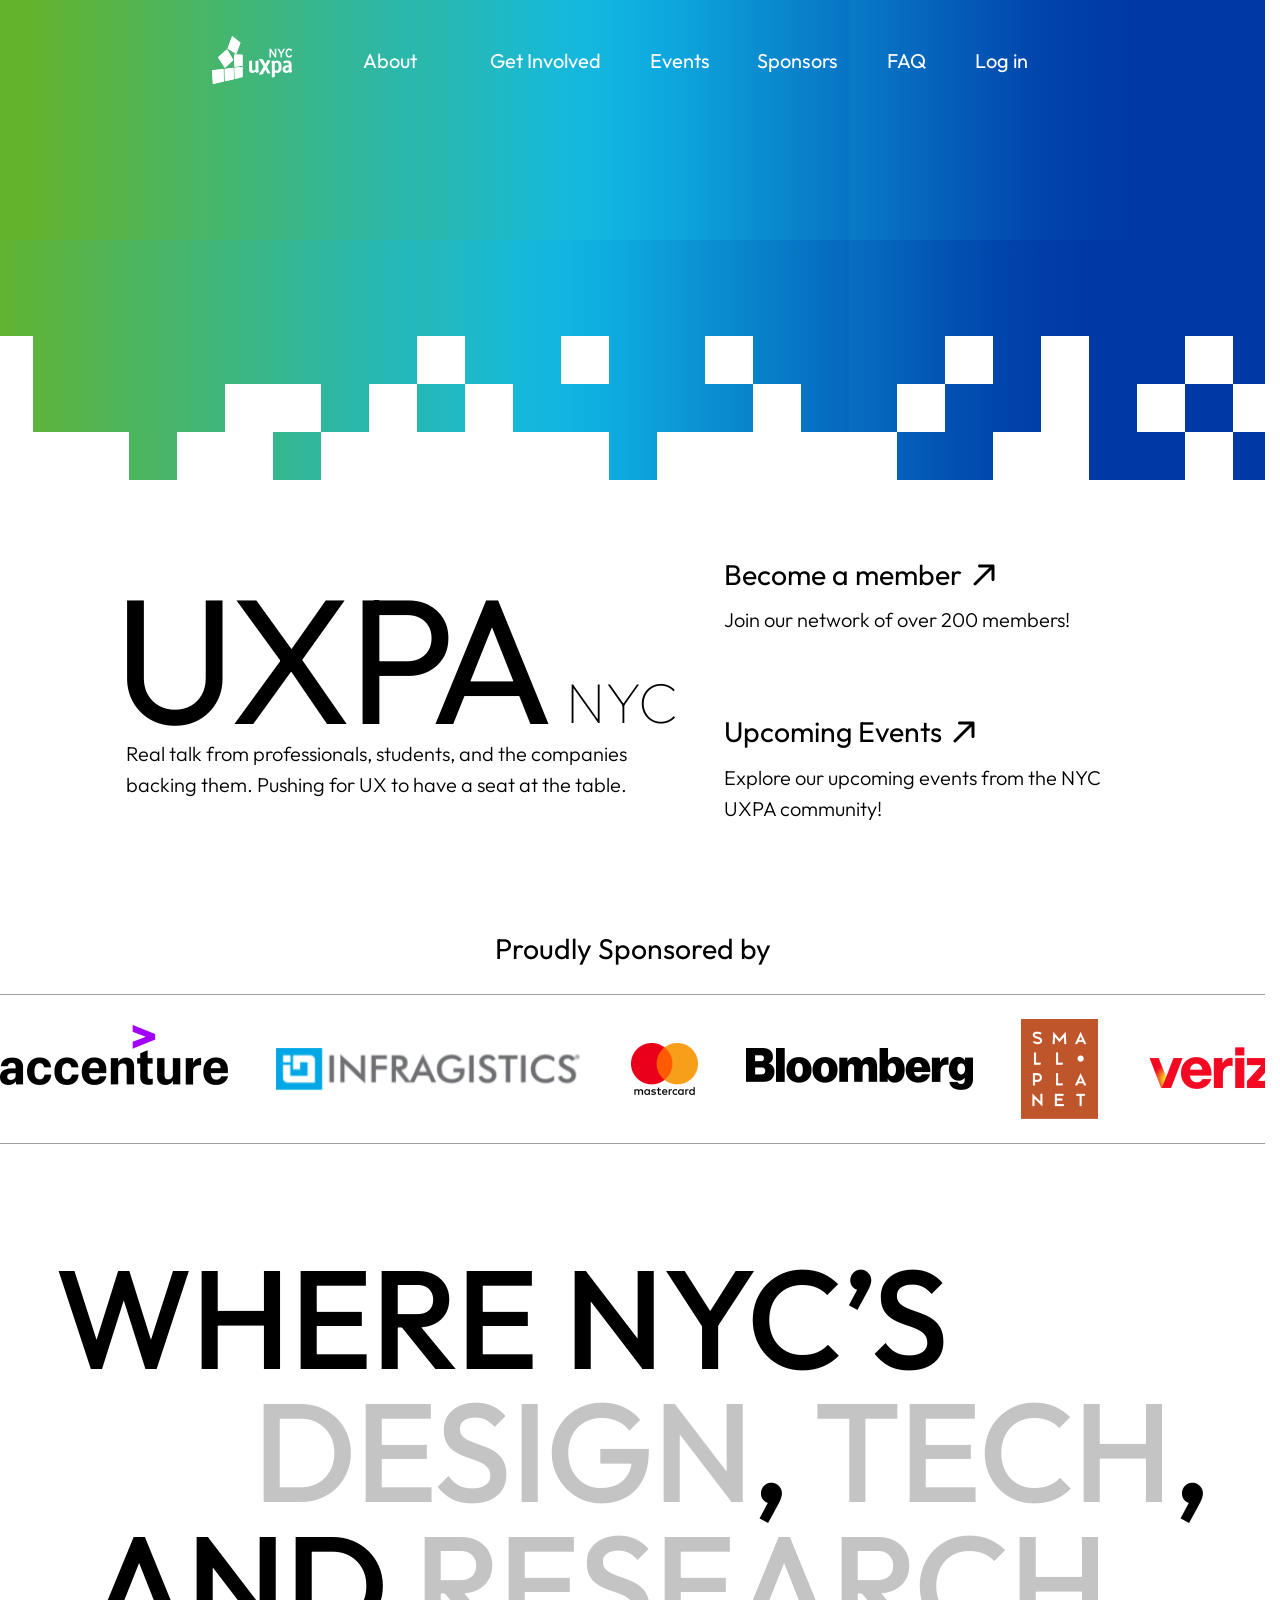
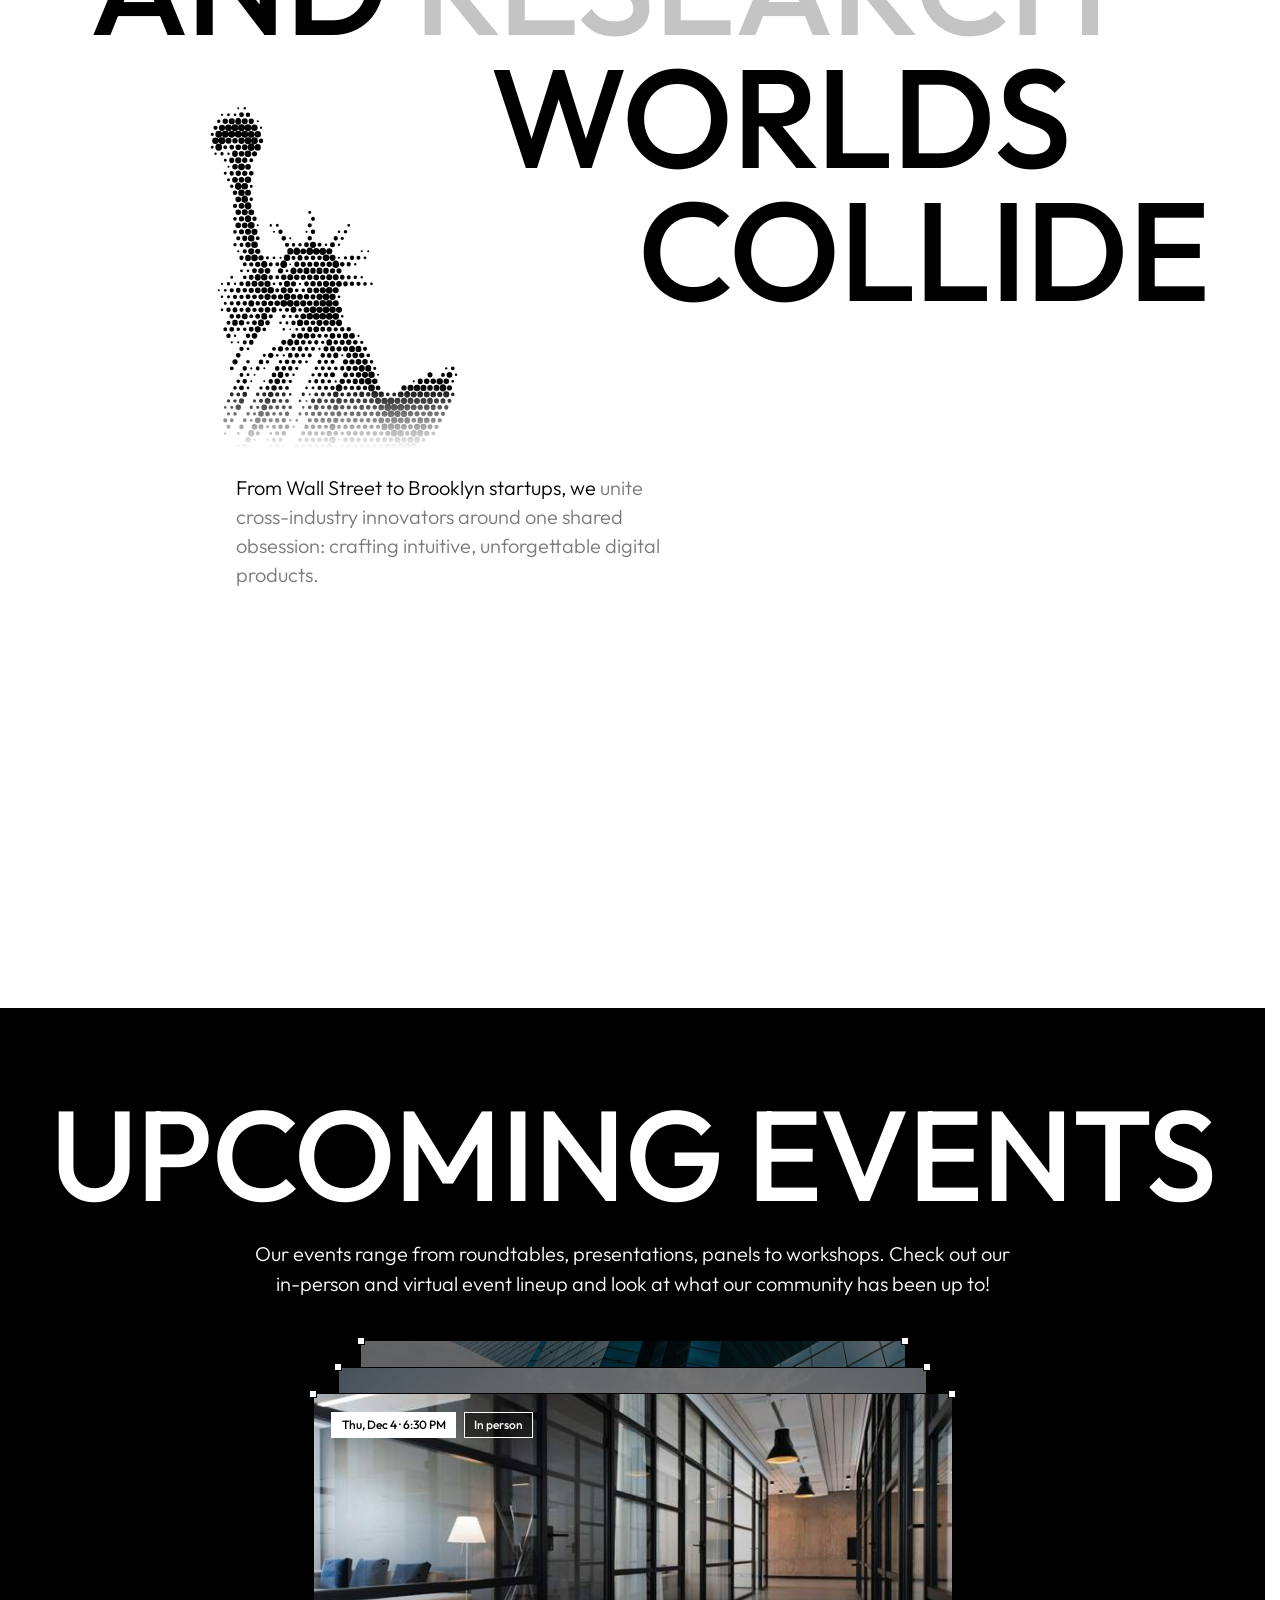
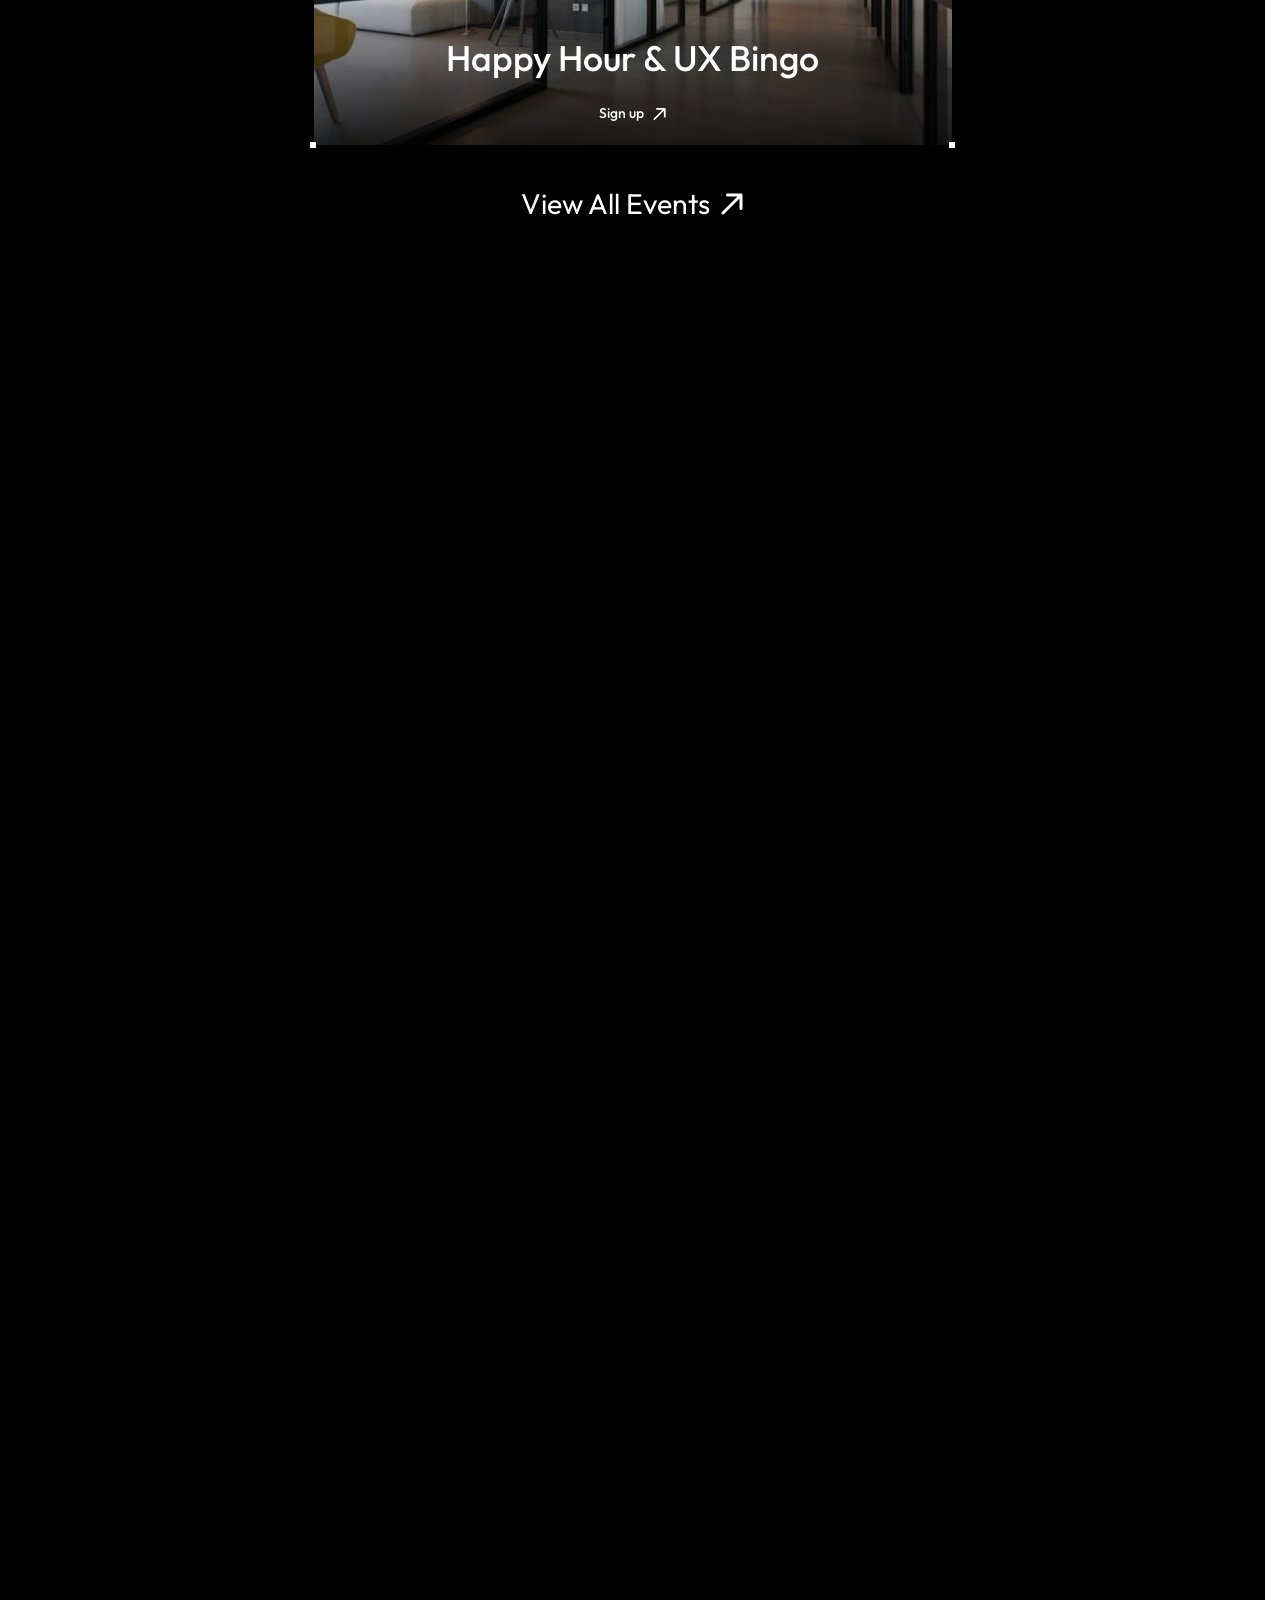
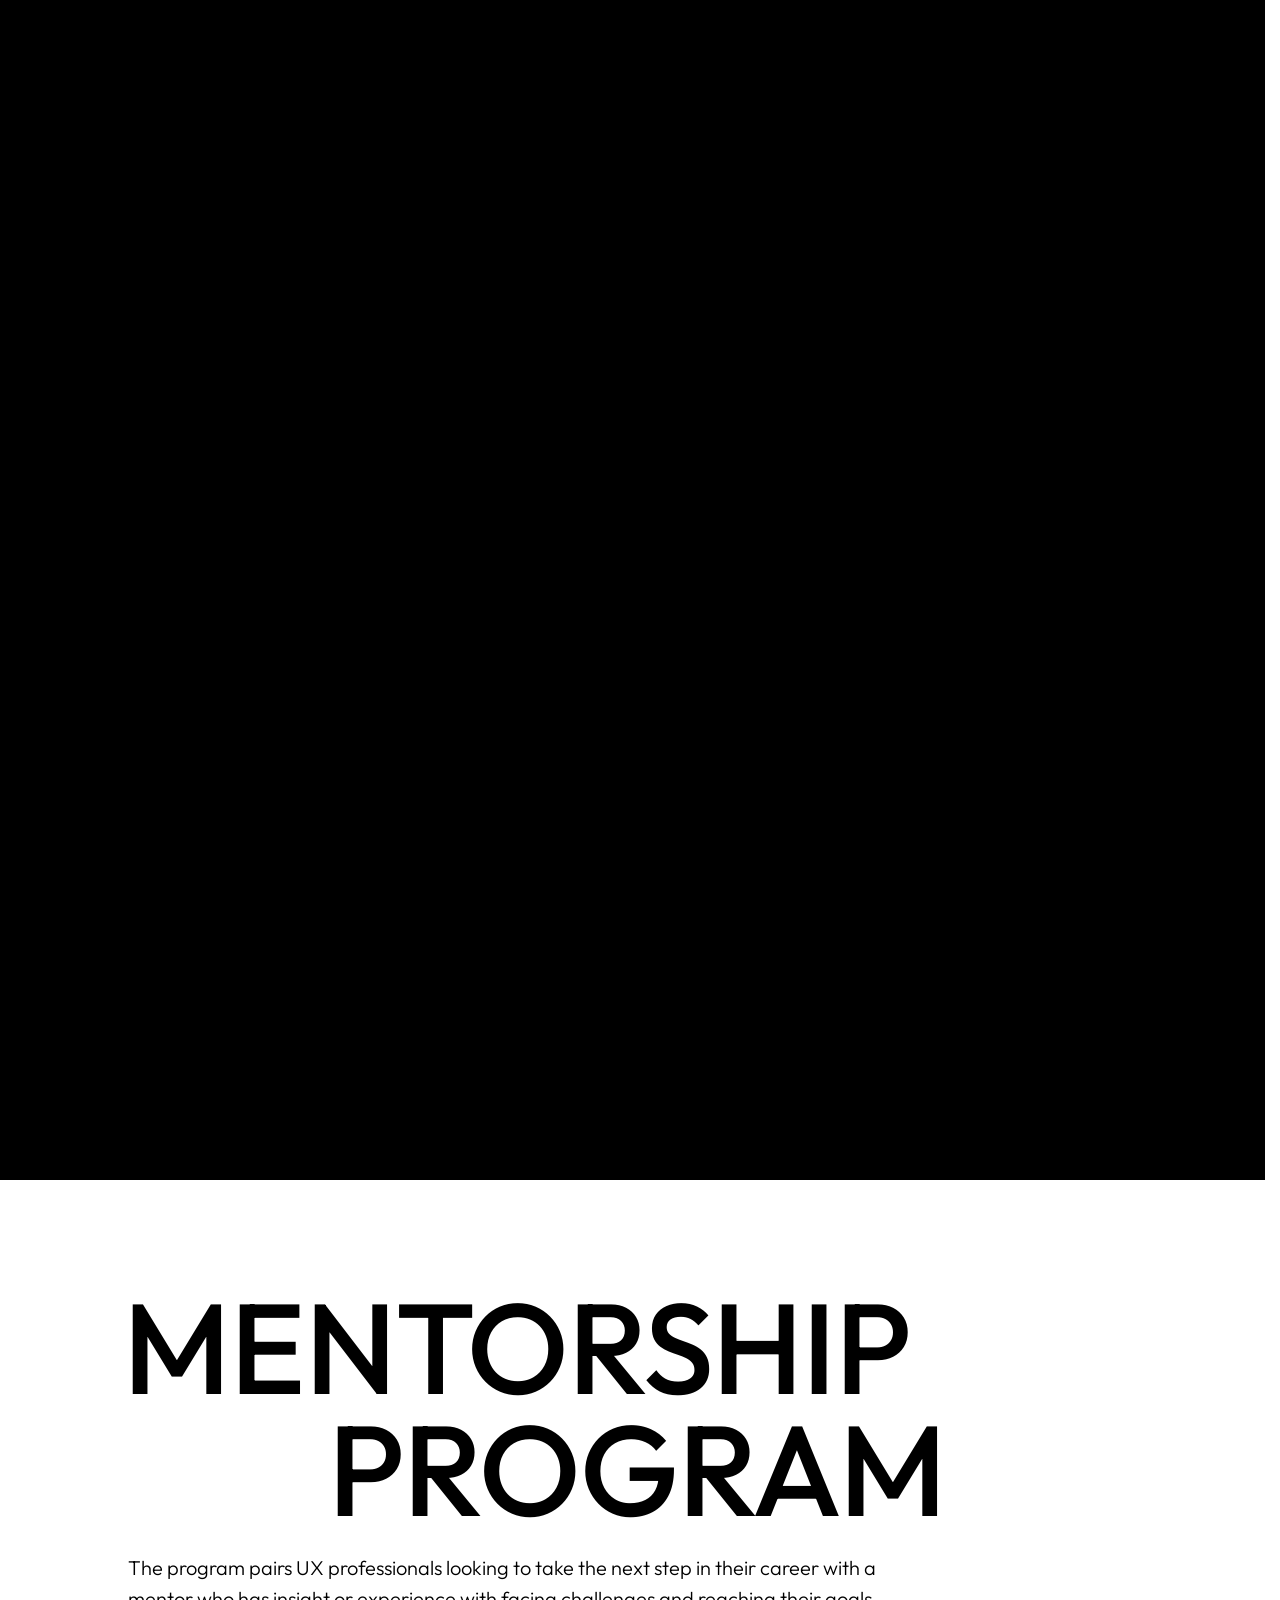
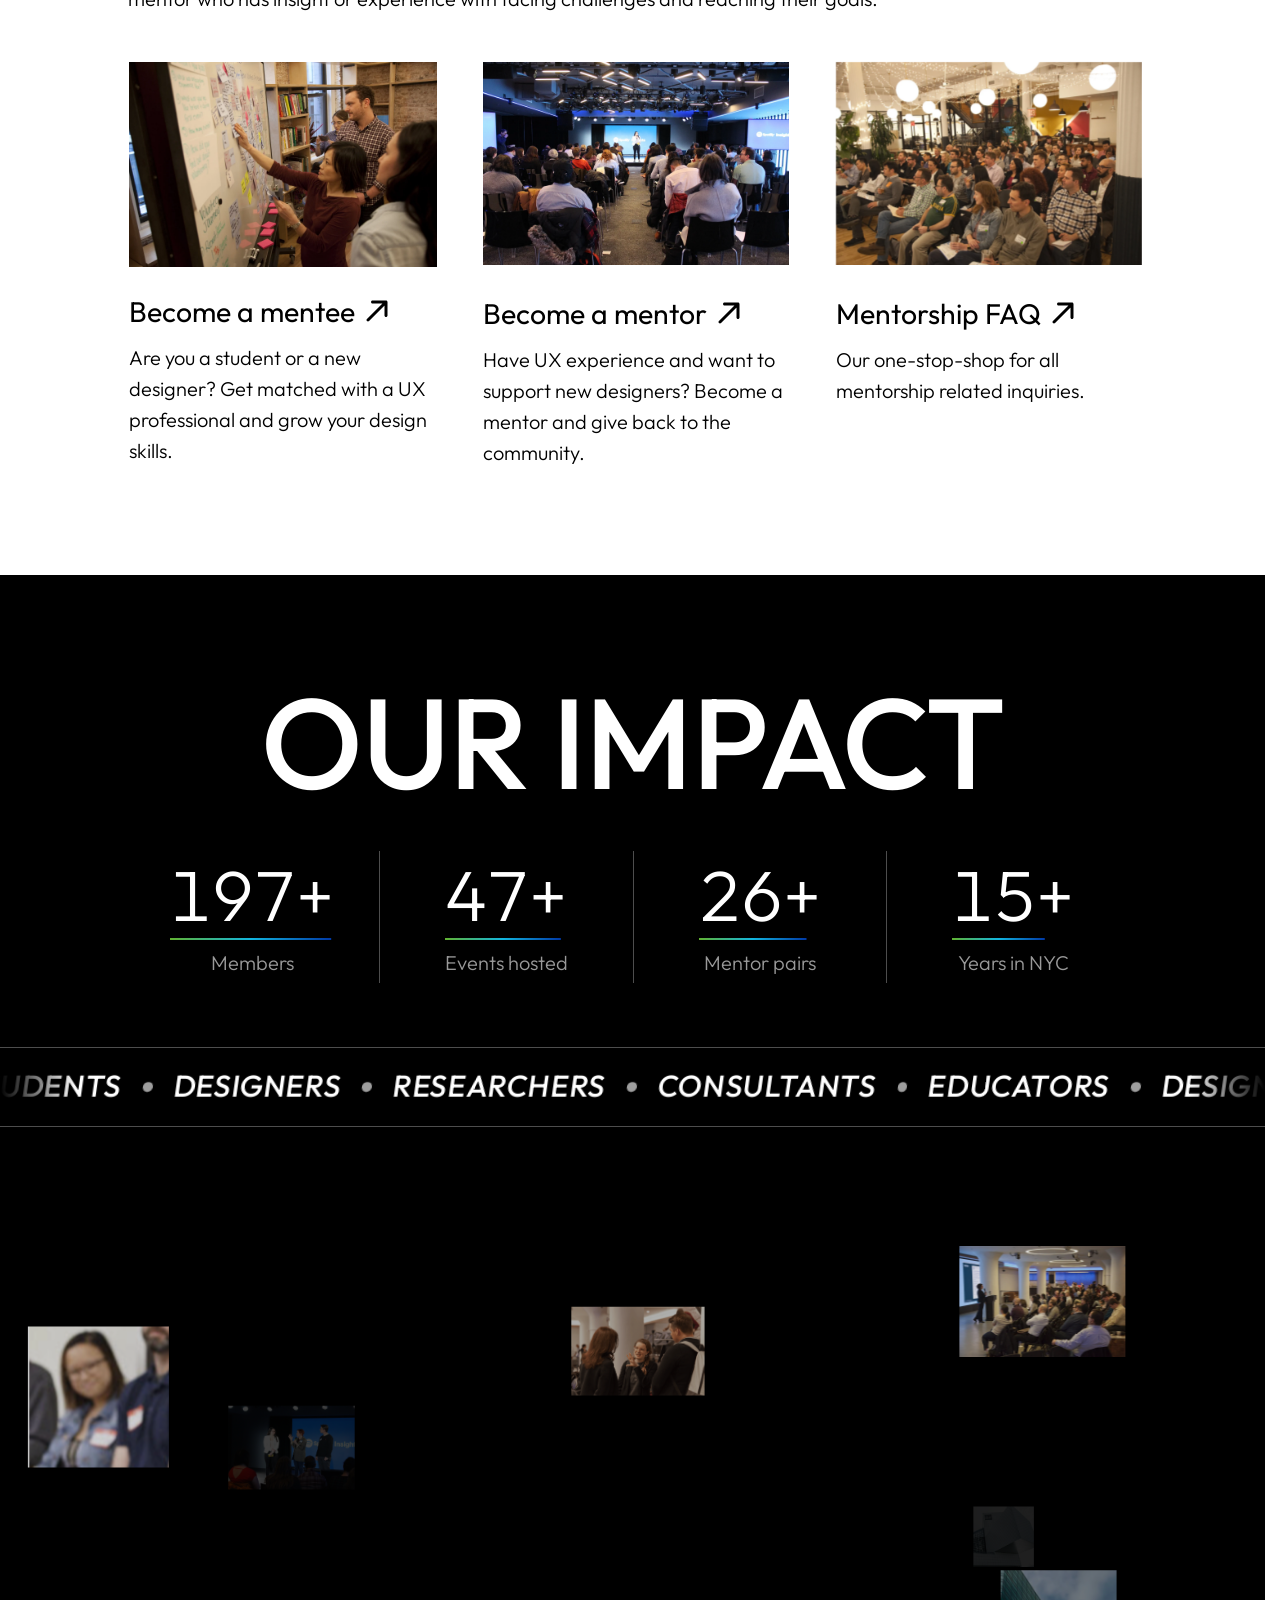
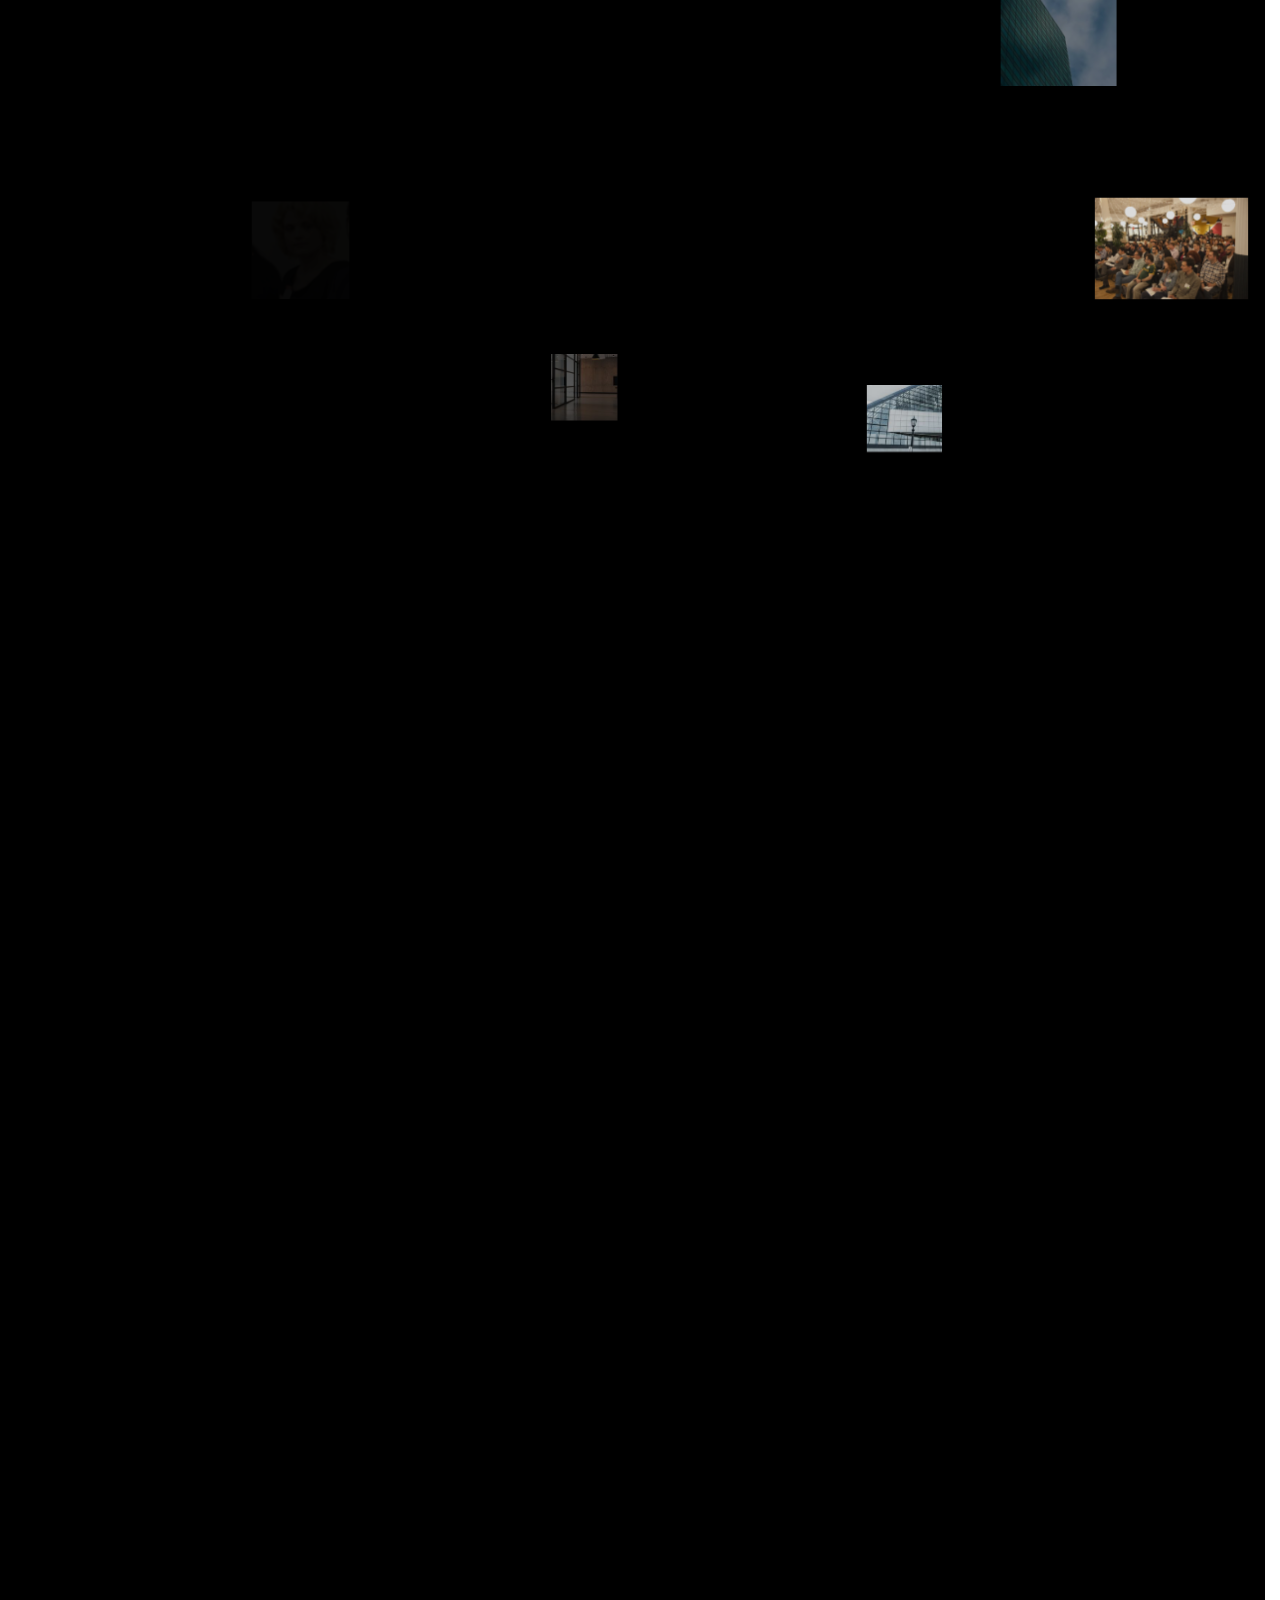
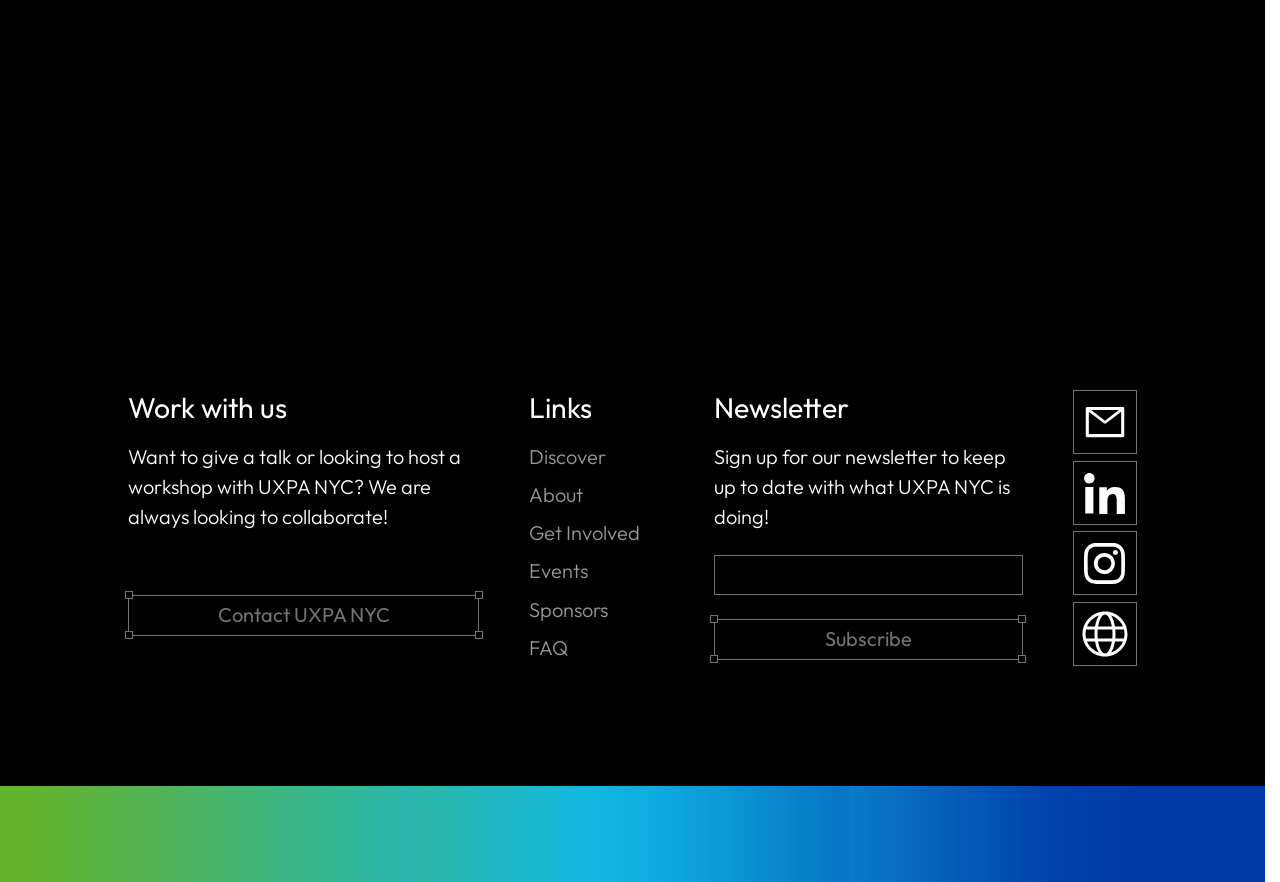
<file: v2/index.html>
<!doctype html>
<html lang="en">
<head>
  <meta charset="utf-8">
  <meta name="viewport" content="width=device-width, initial-scale=1">
  <title>UXPA NYC</title>
  <!-- Favicon: the UXPA boxes mark, black in light mode and white in dark mode.
       The SVG switches by itself; the PNGs are for browsers without SVG favicons. -->
  <link rel="icon" href="../assets/icons/favicon/favicon-32-black.png" sizes="32x32" type="image/png" media="(prefers-color-scheme: light)">
  <link rel="icon" href="../assets/icons/favicon/favicon-32-white.png" sizes="32x32" type="image/png" media="(prefers-color-scheme: dark)">
  <link rel="icon" href="../assets/icons/favicon/favicon.svg" type="image/svg+xml">
  <link rel="apple-touch-icon" href="../assets/icons/favicon/apple-touch-icon.png">
  <link rel="preconnect" href="https://fonts.googleapis.com">
  <link rel="preconnect" href="https://fonts.gstatic.com" crossorigin>
  <link href="https://fonts.googleapis.com/css2?family=Outfit:wght@100;300;400;500&display=swap" rel="stylesheet">
  <link rel="stylesheet" href="vendor/lenis.css">
  <link rel="stylesheet" href="style.css">
  <script>
    /* Text reveal: hide the animated text until main.js lifts it in.
       Skipped for reduced motion; if main.js never runs, show it after 3s. */
    if (!matchMedia('(prefers-reduced-motion: reduce)').matches) {
      document.documentElement.classList.add('reveal-pending');
      setTimeout(function () { if (!window.__revealReady) document.documentElement.classList.remove('reveal-pending'); }, 3000);
    }
  </script>
</head>
<body>
<div class="page">

  <!-- ============ HERO ============ -->
  <header class="hero" id="top">
    <div class="grid" data-grid="hero" aria-hidden="true"></div>

    <div class="nav-bar">
      <a class="logo" href="#top" aria-label="UXPA NYC home">
        <img src="../assets/icons/logo.svg" width="81" height="48" alt="">
      </a>

      <button class="menu-toggle" type="button" aria-expanded="false" aria-controls="main-nav" aria-label="Open menu">
        <span class="h tl"></span><span class="h tr"></span><span class="h bl"></span><span class="h br"></span>
        <i></i><i></i><i></i>
      </button>

      <nav class="nav" id="main-nav" aria-label="Main" data-lenis-prevent>
        <div class="nav-selection" aria-hidden="true">
          <span class="h tl"></span><span class="h tr"></span><span class="h bl"></span><span class="h br"></span>
        </div>
        <ul class="nav-list">
          <li class="nav-item" style="--w:127px">
            <a href="#about">About</a>
            <div class="dropdown">
              <a href="#">Our team</a>
            </div>
          </li>
          <li class="nav-item" style="--w:160px">
            <a href="#get-involved">Get Involved</a>
            <div class="dropdown">
              <a href="#">Membership</a>
              <a href="#">Volunteering</a>
              <a href="#mentorship">Mentorship</a>
            </div>
          </li>
          <li class="nav-item" style="--w:107px"><a href="#events">Events</a></li>
          <li class="nav-item" style="--w:130px">
            <a href="#sponsors">Sponsors</a>
            <div class="dropdown">
              <a href="#">Become a sponsor</a>
            </div>
          </li>
          <li class="nav-item" style="--w:88px"><a href="#faq">FAQ</a></li>
          <li class="nav-item" style="--w:102px"><a href="#">Log in</a></li>
        </ul>
      </nav>
    </div>
  </header>

  <!-- ============ INTRO ============ -->
  <section class="intro wrap" id="about">
    <div class="wordmark">
      <h1 class="wordmark-letters" aria-label="UXPA NYC">
        <span aria-hidden="true" style="left:0">U</span>
        <span aria-hidden="true" style="left:.645em">X</span>
        <span aria-hidden="true" style="left:1.31em">P</span>
        <span aria-hidden="true" style="left:1.775em">A</span>
        <span aria-hidden="true" class="wordmark-nyc">NYC</span>
      </h1>
      <p class="wordmark-tagline">Real talk from professionals, students, and the companies backing them. Pushing for UX to have a seat at the table.</p>
    </div>

    <div class="intro-ctas">
      <a class="cta" href="#get-involved">
        <span class="cta-title"><span class="cta-label">Become a member</span><svg class="arrow" viewBox="0 0 24 24" aria-hidden="true"><use href="#arrow"/></svg></span>
        <span class="cta-body">Join our network of over 200 members!</span>
      </a>
      <a class="cta" href="#events">
        <span class="cta-title"><span class="cta-label">Upcoming Events</span><svg class="arrow" viewBox="0 0 24 24" aria-hidden="true"><use href="#arrow"/></svg></span>
        <span class="cta-body">Explore our upcoming events from the NYC UXPA community!</span>
      </a>
    </div>
  </section>

  <!-- ============ SPONSORS ============ -->
  <section class="sponsors" id="sponsors">
    <h2 class="sponsors-title">Proudly Sponsored by</h2>
    <div class="ticker">
      <div class="ticker-track">
        <!-- set is repeated 3x for a seamless loop; JS fills copies 2 and 3 -->
        <div class="ticker-set">
          <span class="logo-accenture"><img src="../assets/images/sponsors/accenture.png" width="228" height="60" alt="Accenture"></span>
          <img src="../assets/images/sponsors/infragistics.png" width="307" height="45" alt="Infragistics">
          <img src="../assets/images/sponsors/mastercard.png" width="67" height="52" alt="Mastercard">
          <img src="../assets/images/sponsors/bloomberg.png" width="227" height="42" alt="Bloomberg">
          <img src="../assets/images/sponsors/small-planet.png" width="77" height="100" alt="Small Planet">
          <img src="../assets/images/sponsors/verizon.png" width="196" height="60" alt="Verizon">
        </div>
      </div>
    </div>
  </section>

  <!-- ============ STATEMENT (from v3): staggered uppercase headline ============ -->
  <section class="statement wrap">
    <h2 class="statement-title">
      <span class="line line-1"><span class="w">Where</span> <span class="w">NYC’s</span></span>
      <span class="line line-2"><span class="w"><span class="sw" data-text="design">design</span>,</span> <span class="w"><span class="sw" data-text="tech">tech</span>,</span></span>
      <span class="line line-3"><span class="w">and</span> <span class="w"><span class="sw" data-text="research">research</span></span></span>
      <span class="line line-4"><!-- Statue of Liberty from below, as a halftone, hung from the "worlds" line (style.css).
           Photo: Carlos Delgado, Wikimedia Commons ("Statue of Liberty - 04.jpg"), CC BY-SA 3.0,
           background removed. Phones get a coarser dot grid so the dots stay visible. --><picture>
          <source media="(max-width: 767px)" srcset="../assets/images/liberty-halftone-sm.svg">
          <img class="statement-img" src="../assets/images/liberty-halftone.svg" width="765" height="1000" alt="" aria-hidden="true">
        </picture>worlds</span>
      <span class="line line-5">collide</span>
    </h2>
    <div class="statement-body">
      <p class="lede" data-scroll-fill>From Wall Street to Brooklyn startups, we unite cross-industry innovators around one shared obsession: crafting intuitive, unforgettable digital products.</p>
    </div>
  </section>

  <!-- Pixel transition (into Upcoming Events): scroll-driven, see main.js -->
  <div class="pixel-band" data-from="#ffffff" data-to="#000000" aria-hidden="true"><canvas></canvas></div>

  <!-- ============ UPCOMING EVENTS ============ -->
  <section class="events" id="events">
    <!-- Scroll stack (after extrafazant.nl "Recent Werk"): the heading, the
         cards and the link are pinned together; each scroll step drops the
         front card away and brings the next one forward (see main.js) -->
    <div class="stack" data-stack>
      <div class="stack-pin">
        <div class="wrap events-head">
          <h2 class="section-title"><span class="line">Upcoming</span> <span class="line">Events</span></h2>
          <p class="section-eyebrow events-eyebrow">Our events range from roundtables, presentations, panels to workshops. Check out our in-person and virtual event lineup and look at what our community has been up to!</p>
        </div>

        <!-- PLACEHOLDER event details (dates, times, in person / virtual, sign-up links):
             replace with the client's real events. -->
        <div class="stack-stage">
          <div class="carousel">
            <div class="card" data-index="0">
              <div class="card-content">
                <img src="../assets/images/events/happy-hour.jpg" alt="">
                <p class="card-meta"><span class="card-date">Thu, Dec 4 · 6:30 PM</span><span class="card-type">In person</span></p>
                <p class="card-title">Happy Hour &amp; UX Bingo</p>
                <a class="card-signup" href="#"><span class="signup-label">Sign up</span><svg class="arrow" viewBox="0 0 24 24" aria-hidden="true"><use href="#arrow"/></svg></a>
              </div>
              <span class="h tl"></span><span class="h tr"></span><span class="h bl"></span><span class="h br"></span>
            </div>
            <div class="card" data-index="1">
              <div class="card-content">
                <img src="../assets/images/events/accessible-website-workshop.jpg" alt="">
                <p class="card-meta"><span class="card-date">Sat, Dec 13 · 11:00 AM</span><span class="card-type">In person</span></p>
                <p class="card-title">Design an Accessible Website: <span class="nowrap">Hands-On</span> UX Workshop</p>
                <a class="card-signup" href="#"><span class="signup-label">Sign up</span><svg class="arrow" viewBox="0 0 24 24" aria-hidden="true"><use href="#arrow"/></svg></a>
              </div>
              <span class="h tl"></span><span class="h tr"></span><span class="h bl"></span><span class="h br"></span>
            </div>
            <div class="card" data-index="2">
              <div class="card-content">
                <img src="../assets/images/events/women-in-tech.png" alt="">
                <p class="card-meta"><span class="card-date">Wed, Jan 14 · 7:00 PM</span><span class="card-type">Virtual</span></p>
                <p class="card-title">Women in Tech Panel</p>
                <a class="card-signup" href="#"><span class="signup-label">Sign up</span><svg class="arrow" viewBox="0 0 24 24" aria-hidden="true"><use href="#arrow"/></svg></a>
              </div>
              <span class="h tl"></span><span class="h tr"></span><span class="h bl"></span><span class="h br"></span>
            </div>
          </div>
        </div>

        <a class="cta cta-view-all" href="#">
          <span class="cta-title"><span class="cta-label">View All Events</span><svg class="arrow" viewBox="0 0 24 24" aria-hidden="true"><use href="#arrow"/></svg></span>
        </a>
      </div>
    </div>
  </section>

  <!-- Pixel transition (out of Upcoming Events): scroll-driven, see main.js -->
  <div class="pixel-band" data-from="#000000" data-to="#ffffff" data-timing="out" aria-hidden="true"><canvas></canvas></div>

  <!-- ============ MENTORSHIP ============ -->
  <section class="mentorship wrap" id="mentorship">
    <h2 class="section-title">
      <span class="line">Mentorship</span>
      <span class="line line-indent">Program</span>
    </h2>
    <p class="section-eyebrow mentorship-eyebrow">The program pairs UX professionals looking to take the next step in their career with a mentor who has insight or experience with facing challenges and reaching their goals.</p>

    <div class="mentor-cards">
      <article class="mentor-card">
        <div class="cursor-photo">
          <img src="../assets/images/mentee.png" alt="Mentee placing sticky notes on a whiteboard">
          <span class="h tl"></span><span class="h tr"></span><span class="h bl"></span><span class="h br"></span>
          <span class="cursor blue"  style="--x:22; --y:9;   --dx:29px;  --dy:24px"><svg viewBox="0 0 28 29"><use href="#pointer"/></svg><span class="cursor-label">Students</span></span>
          <span class="cursor green" style="--x:140; --y:81;  --dx:-27px; --dy:-5px"><svg viewBox="0 0 28 29"><use href="#pointer"/></svg><span class="cursor-label">Career changers</span></span>
          <span class="cursor blue"  style="--x:34; --y:145; --dx:19px;  --dy:-31px"><svg viewBox="0 0 28 29"><use href="#pointer"/></svg><span class="cursor-label">New designers</span></span>
        </div>
        <a class="cta" href="#">
          <span class="cta-title"><span class="cta-label">Become a mentee</span><svg class="arrow" viewBox="0 0 24 24" aria-hidden="true"><use href="#arrow"/></svg></span>
          <span class="cta-body">Are you a student or a new designer? Get matched with a UX professional and grow your design skills.</span>
        </a>
      </article>

      <article class="mentor-card">
        <div class="cursor-photo">
          <img src="../assets/images/mentor.png" alt="Audience at a UXPA NYC presentation">
          <span class="h tl"></span><span class="h tr"></span><span class="h bl"></span><span class="h br"></span>
          <span class="cursor blue"  style="--x:16; --y:7;   --dx:20px;  --dy:25px"><svg viewBox="0 0 28 29"><use href="#pointer"/></svg><span class="cursor-label">Product designers</span></span>
          <span class="cursor green" style="--x:130; --y:85;  --dx:-22px; --dy:-7px"><svg viewBox="0 0 28 29"><use href="#pointer"/></svg><span class="cursor-label">UX/UI designers</span></span>
          <span class="cursor blue"  style="--x:30; --y:147; --dx:19px;  --dy:-31px"><svg viewBox="0 0 28 29"><use href="#pointer"/></svg><span class="cursor-label">UX researchers</span></span>
        </div>
        <a class="cta" href="#">
          <span class="cta-title"><span class="cta-label">Become a mentor</span><svg class="arrow" viewBox="0 0 24 24" aria-hidden="true"><use href="#arrow"/></svg></span>
          <span class="cta-body">Have UX experience and want to support new designers? Become a mentor and give back to the community. </span>
        </a>
      </article>

      <article class="mentor-card">
        <div class="cursor-photo">
          <img src="../assets/images/mentorship-faq.png" alt="Packed room at a UXPA NYC event">
          <span class="h tl"></span><span class="h tr"></span><span class="h bl"></span><span class="h br"></span>
          <span class="cursor blue"  style="--x:18; --y:25;  --dx:17px;  --dy:17px"><svg viewBox="0 0 28 29"><use href="#pointer"/></svg><span class="cursor-label">Application process</span></span>
          <span class="cursor green" style="--x:170; --y:121; --dx:-31px; --dy:-21px"><svg viewBox="0 0 28 29"><use href="#pointer"/></svg><span class="cursor-label">Eligibility</span></span>
        </div>
        <a class="cta" href="#faq">
          <span class="cta-title"><span class="cta-label">Mentorship FAQ</span><svg class="arrow" viewBox="0 0 24 24" aria-hidden="true"><use href="#arrow"/></svg></span>
          <span class="cta-body">Our one-stop-shop for all mentorship related inquiries.</span>
        </a>
      </article>
    </div>
  </section>

  <!-- ============ PARALLAX GRID: community photos ============ -->
  <!-- After Framer's "Parallax Grid Scroll" (vertical mode): rows of photos start small at the
       bottom of the window and grow as they scroll up (see main.js).
       Photos from nycuxpa.com/about. -->
  <section class="pgrid" id="get-involved" aria-labelledby="pgrid-title">
    <div class="wrap pgrid-head">
      <h2 class="section-title" id="pgrid-title">Our impact</h2>
    </div>
    <!-- Impact numbers: each one counts up from 0 when the row scrolls into view (see main.js).
         PLACEHOLDER figures (only "200+ members" comes from the current site):
         replace with the client's real numbers. Change data-count and the text together. -->
    <ul class="stats wrap" aria-label="UXPA NYC in numbers">
      <li class="stat"><span class="stat-num" data-count="200" data-suffix="+">200+</span><span class="stat-label">Members</span></li>
      <li class="stat"><span class="stat-num" data-count="50" data-suffix="+">50+</span><span class="stat-label">Events hosted</span></li>
      <li class="stat"><span class="stat-num" data-count="30" data-suffix="+">30+</span><span class="stat-label">Mentor pairs</span></li>
      <li class="stat"><span class="stat-num" data-count="20" data-suffix="+">20+</span><span class="stat-label">Years in NYC</span></li>
    </ul>
    <!-- Velocity marquee (after Framer's "Velocity Marquee"): drifts left, speeds up and leans
         with the scroll speed, runs backwards when scrolling up. main.js repeats the item. -->
    <div class="vmarquee" role="group" aria-label="Who our community is">
      <div class="vmarquee-mask">
        <div class="vmarquee-track">
          <span class="vmarquee-item"><span class="vmarquee-word">Students</span><span class="vmarquee-sep" aria-hidden="true"></span><span class="vmarquee-word">Designers</span><span class="vmarquee-sep" aria-hidden="true"></span><span class="vmarquee-word">Researchers</span><span class="vmarquee-sep" aria-hidden="true"></span><span class="vmarquee-word">Consultants</span><span class="vmarquee-sep" aria-hidden="true"></span><span class="vmarquee-word">Educators</span><span class="vmarquee-sep" aria-hidden="true"></span><span class="vmarquee-word">Design Leaders</span><span class="vmarquee-sep" aria-hidden="true"></span><span class="vmarquee-word">Accessibility Specialists</span><span class="vmarquee-sep" aria-hidden="true"></span><span class="vmarquee-word">Product Enthusiasts</span><span class="vmarquee-sep" aria-hidden="true"></span><span class="vmarquee-word">Information Architects</span><span class="vmarquee-sep" aria-hidden="true"></span><span class="vmarquee-word">Developers</span><span class="vmarquee-sep" aria-hidden="true"></span><span class="vmarquee-word">Engineers</span><span class="vmarquee-sep" aria-hidden="true"></span></span>
        </div>
      </div>
    </div>
  </section>

  <!-- ============ CLOSER: Be a part of our community ============ -->
  <section class="closer" aria-labelledby="closer-title">
    <!-- The section pins (stays put) while you keep scrolling. During that pause the
         photos burst out of the middle and spread across the screen like stars, each
         growing to full size as it reaches its spot; then the headline and Get Involved
         come in (main.js sets --p and --pi). Afterwards each photo bobs gently and
         leans a little toward the mouse.
         --x / --y: top-left corner as % of the screen; --s: width (vw); --a: shape
         (1 = square, 1.5 = landscape 3:2); --d: how much it leans; --t: bob length in
         seconds. To add a photo, copy a <figure> line and change its src and numbers. -->
    <div class="closer-pin">
      <div class="float" aria-hidden="true">
        <figure class="float-photo" style="--x:4; --y:6; --s:11; --a:1; --d:1; --t:7"><img src="../assets/images/community/photo-1.png" alt="" loading="lazy" decoding="async"></figure>
        <figure class="float-photo" style="--x:19; --y:16; --s:12; --a:1.5; --d:0.8; --t:8.5"><img src="../assets/images/about/president-welcome.jpg" alt="" loading="lazy" decoding="async"></figure>
        <figure class="float-photo" style="--x:35; --y:4; --s:6; --a:1; --d:0.4; --t:9"><img src="../assets/images/community/photo-2.png" alt="" loading="lazy" decoding="async"></figure>
        <figure class="float-photo" style="--x:47; --y:5; --s:11; --a:1.5; --d:0.7; --t:7.5"><img src="../assets/images/about/members-networking.png" alt="" loading="lazy" decoding="async"></figure>
        <figure class="float-photo" style="--x:64; --y:13; --s:9; --a:1; --d:0.6; --t:10"><img src="../assets/images/community/photo-3.png" alt="" loading="lazy" decoding="async"></figure>
        <figure class="float-photo" style="--x:78; --y:5; --s:13; --a:1.5; --d:0.9; --t:8"><img src="../assets/images/statement-talk.webp" alt="" loading="lazy" decoding="async"></figure>
        <figure class="float-photo" style="--x:90; --y:27; --s:6; --a:1; --d:0.4; --t:9.5"><img src="../assets/images/community/photo-4.png" alt="" loading="lazy" decoding="async"></figure>
        <figure class="float-photo" style="--x:2; --y:37; --s:12; --a:1.5; --d:0.85; --t:7"><img src="../assets/images/about/community-group.jpg" alt="" loading="lazy" decoding="async"></figure>
        <figure class="float-photo" style="--x:84; --y:40; --s:10; --a:1; --d:0.75; --t:8.5"><img src="../assets/images/community/photo-6.png" alt="" loading="lazy" decoding="async"></figure>
        <figure class="float-photo" style="--x:17; --y:50; --s:6; --a:1; --d:0.45; --t:10"><img src="../assets/images/community/photo-5.png" alt="" loading="lazy" decoding="async"></figure>
        <figure class="float-photo" style="--x:76; --y:62; --s:12; --a:1.5; --d:0.9; --t:7.5"><img src="../assets/images/mentorship-faq.png" alt="" loading="lazy" decoding="async"></figure>
        <figure class="float-photo" style="--x:5; --y:66; --s:10; --a:1; --d:0.7; --t:9"><img src="../assets/images/community/photo-7.png" alt="" loading="lazy" decoding="async"></figure>
        <figure class="float-photo" style="--x:21; --y:79; --s:12; --a:1.5; --d:0.95; --t:8"><img src="../assets/images/mentor.png" alt="" loading="lazy" decoding="async"></figure>
        <figure class="float-photo" style="--x:40; --y:87; --s:6; --a:1; --d:0.35; --t:9.5"><img src="../assets/images/community/photo-8.png" alt="" loading="lazy" decoding="async"></figure>
        <figure class="float-photo" style="--x:52; --y:77; --s:10; --a:1; --d:0.8; --t:7"><img src="../assets/images/community/photo-9.png" alt="" loading="lazy" decoding="async"></figure>
        <figure class="float-photo" style="--x:67; --y:87; --s:6; --a:1; --d:0.4; --t:10"><img src="../assets/images/community/photo-10.png" alt="" loading="lazy" decoding="async"></figure>
        <figure class="float-photo" style="--x:87; --y:79; --s:9; --a:1; --d:0.6; --t:8.5"><img src="../assets/images/community/photo-11.png" alt="" loading="lazy" decoding="async"></figure>
      </div>
      <div class="closer-inner">
        <h2 class="closer-title" id="closer-title"><span class="line">Be a part</span> <span class="line">of our</span> <span class="line">community</span></h2>
        <a class="cta cta-join" href="#">
          <span class="cta-title"><span class="cta-label">Get Involved</span><svg class="arrow" viewBox="0 0 24 24" aria-hidden="true"><use href="#arrow"/></svg></span>
        </a>
      </div>
    </div>
  </section>

  <!-- ============ FOOTER ============ -->
  <footer class="footer" id="faq">
    <div class="footer-cols wrap">
      <div class="footer-col">
        <h2 class="footer-heading">Work with us</h2>
        <p class="footer-text footer-text-work">Want to give a talk or looking to host a workshop with UXPA NYC? We are always looking to collaborate!</p>
        <a class="select-btn btn-contact" href="mailto:">
          Contact UXPA NYC
          <span class="h tl"></span><span class="h tr"></span><span class="h bl"></span><span class="h br"></span>
        </a>
      </div>

      <div class="footer-col">
        <h2 class="footer-heading">Links</h2>
        <ul class="footer-links">
          <li><a href="#top">Discover</a></li>
          <li><a href="#about">About</a></li>
          <li><a href="#get-involved">Get Involved</a></li>
          <li><a href="#events">Events</a></li>
          <li><a href="#sponsors">Sponsors</a></li>
          <li><a href="#faq">FAQ</a></li>
        </ul>
      </div>

      <div class="footer-col">
        <h2 class="footer-heading">Newsletter</h2>
        <p class="footer-text footer-text-news">Sign up for our newsletter to keep up to date with what UXPA NYC is doing!</p>
        <form class="newsletter" onsubmit="return false">
          <input class="newsletter-input" type="email" aria-label="Email address">
          <button class="select-btn" type="submit">
            Subscribe
            <span class="h tl"></span><span class="h tr"></span><span class="h bl"></span><span class="h br"></span>
          </button>
        </form>
      </div>

      <ul class="socials">
        <li><a class="social" href="mailto:" aria-label="Email"><img src="../assets/icons/mail.svg" width="44" height="44" alt=""></a></li>
        <li><a class="social" href="#" aria-label="LinkedIn"><img src="../assets/icons/linkedin.svg" width="49" height="49" alt=""></a></li>
        <li><a class="social" href="#" aria-label="Instagram"><img src="../assets/icons/instagram.svg" width="41" height="41" alt=""></a></li>
        <li><a class="social" href="#" aria-label="Website"><img src="../assets/icons/globe.svg" width="48" height="48" alt=""></a></li>
      </ul>
    </div>

    <div class="footer-grid">
      <div class="grid" data-grid="foot" aria-hidden="true"></div>
    </div>
  </footer>

</div>

<!-- Shared icons -->
<svg width="0" height="0" style="position:absolute" aria-hidden="true">
  <symbol id="arrow" viewBox="0 0 24 24">
    <path fill="currentColor" d="M1.93934 19.9393C1.35355 20.5251 1.35355 21.4749 1.93934 22.0607C2.52513 22.6464 3.47487 22.6464 4.06066 22.0607L3 21L1.93934 19.9393ZM3 21L4.06066 22.0607L22.0607 4.06066L21 3L19.9393 1.93934L1.93934 19.9393L3 21ZM22.5 3C22.5 2.17157 21.8284 1.5 21 1.5H7.5C6.67157 1.5 6 2.17157 6 3C6 3.82843 6.67157 4.5 7.5 4.5H19.5V16.5C19.5 17.3284 20.1716 18 21 18C21.8284 18 22.5 17.3284 22.5 16.5V3Z"/>
  </symbol>
  <symbol id="pointer" viewBox="0 0 28 29">
    <path d="M9.44852 23.4075L3.59511 2.87363L22.9877 12.1509L14.1143 15.2949L9.44852 23.4075Z" fill="currentColor" stroke="currentColor" stroke-width="2" stroke-linejoin="round"/>
  </symbol>
</svg>

<script src="vendor/lenis.min.js"></script>
<script src="main.js"></script>
</body>
</html>
</file>
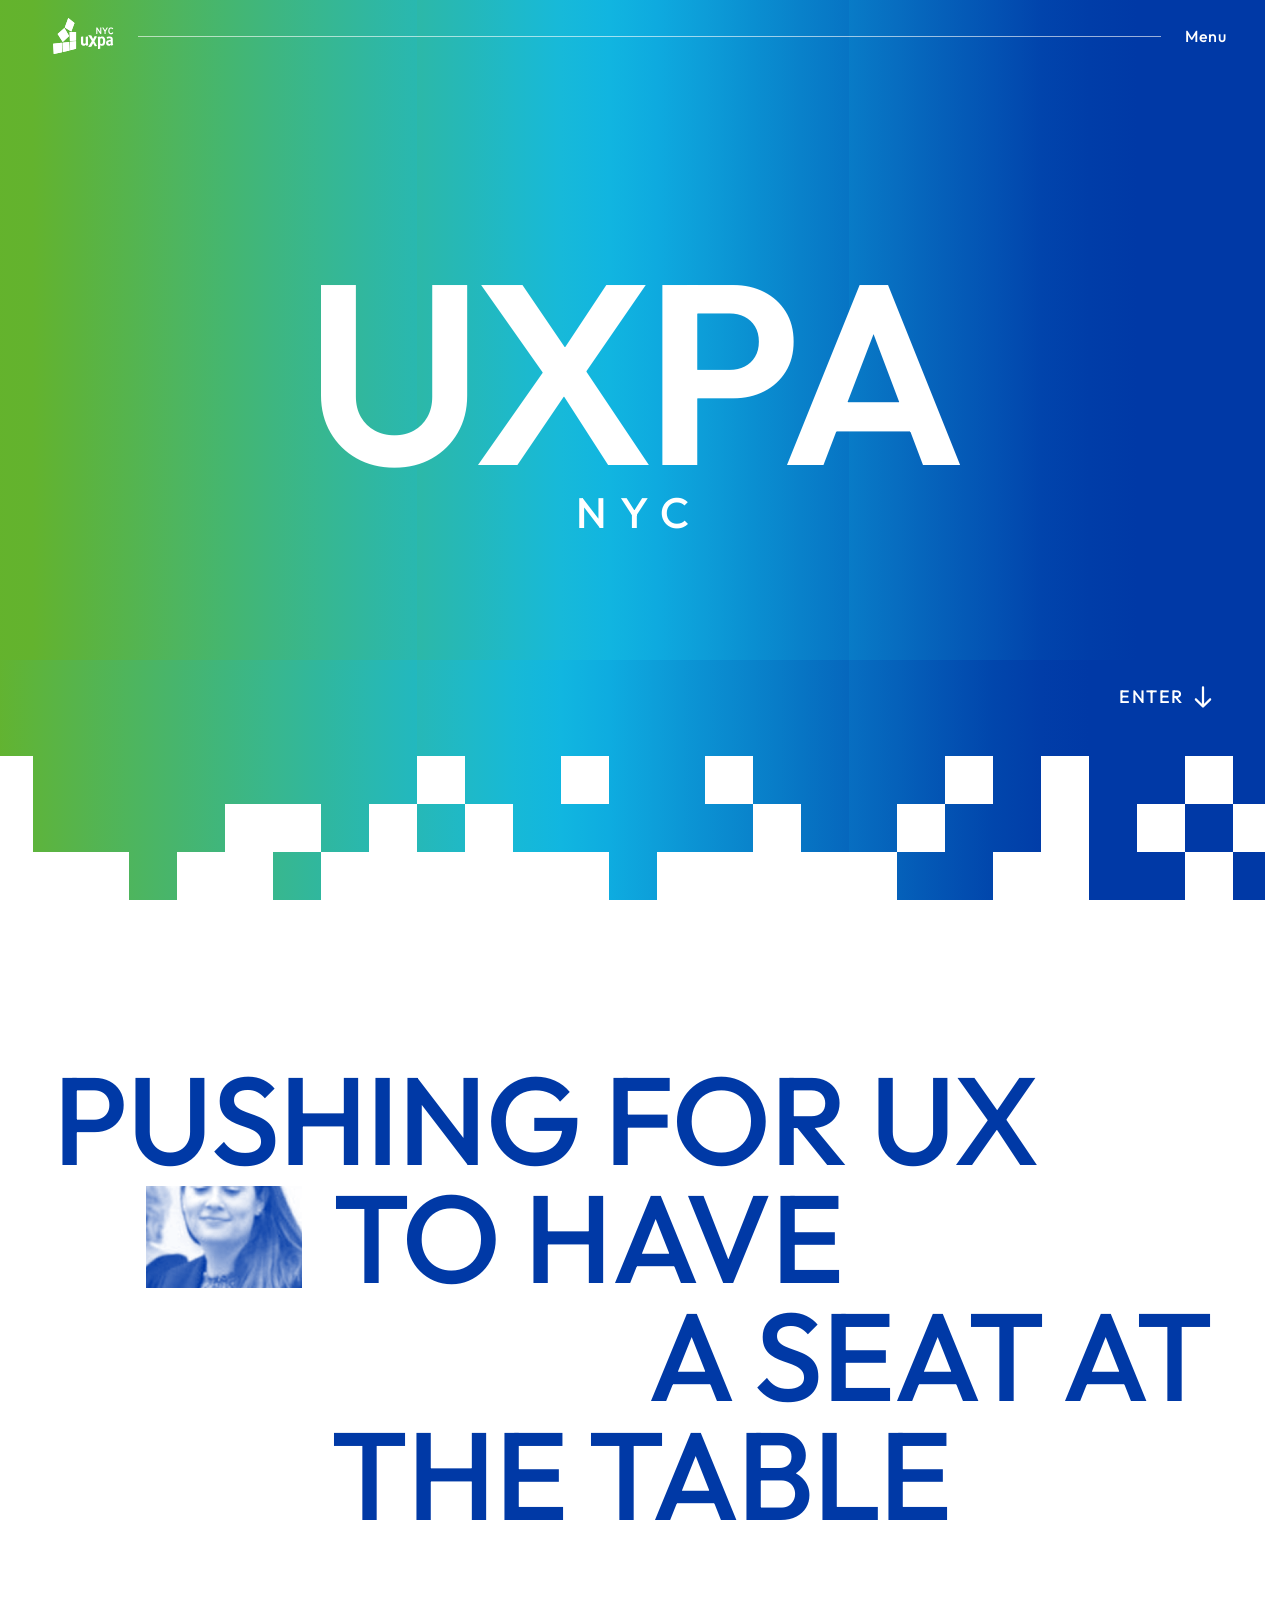
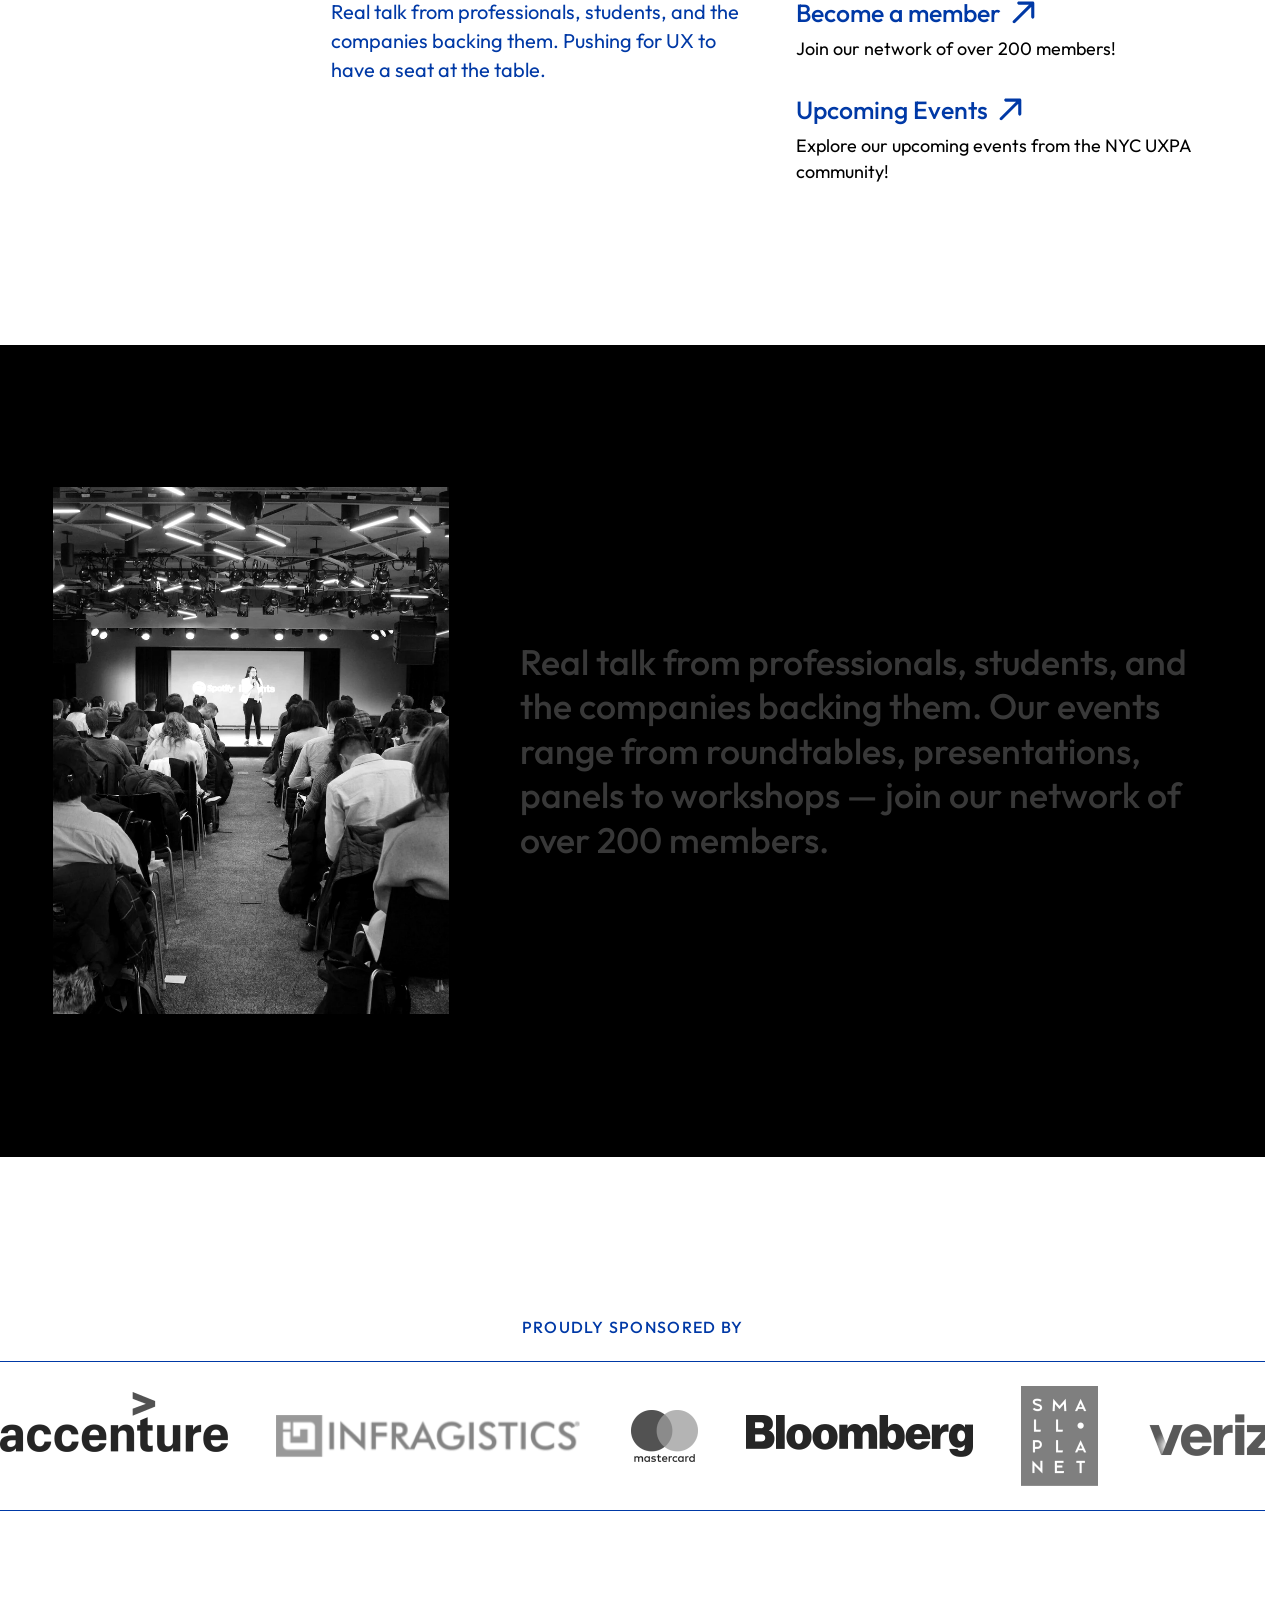
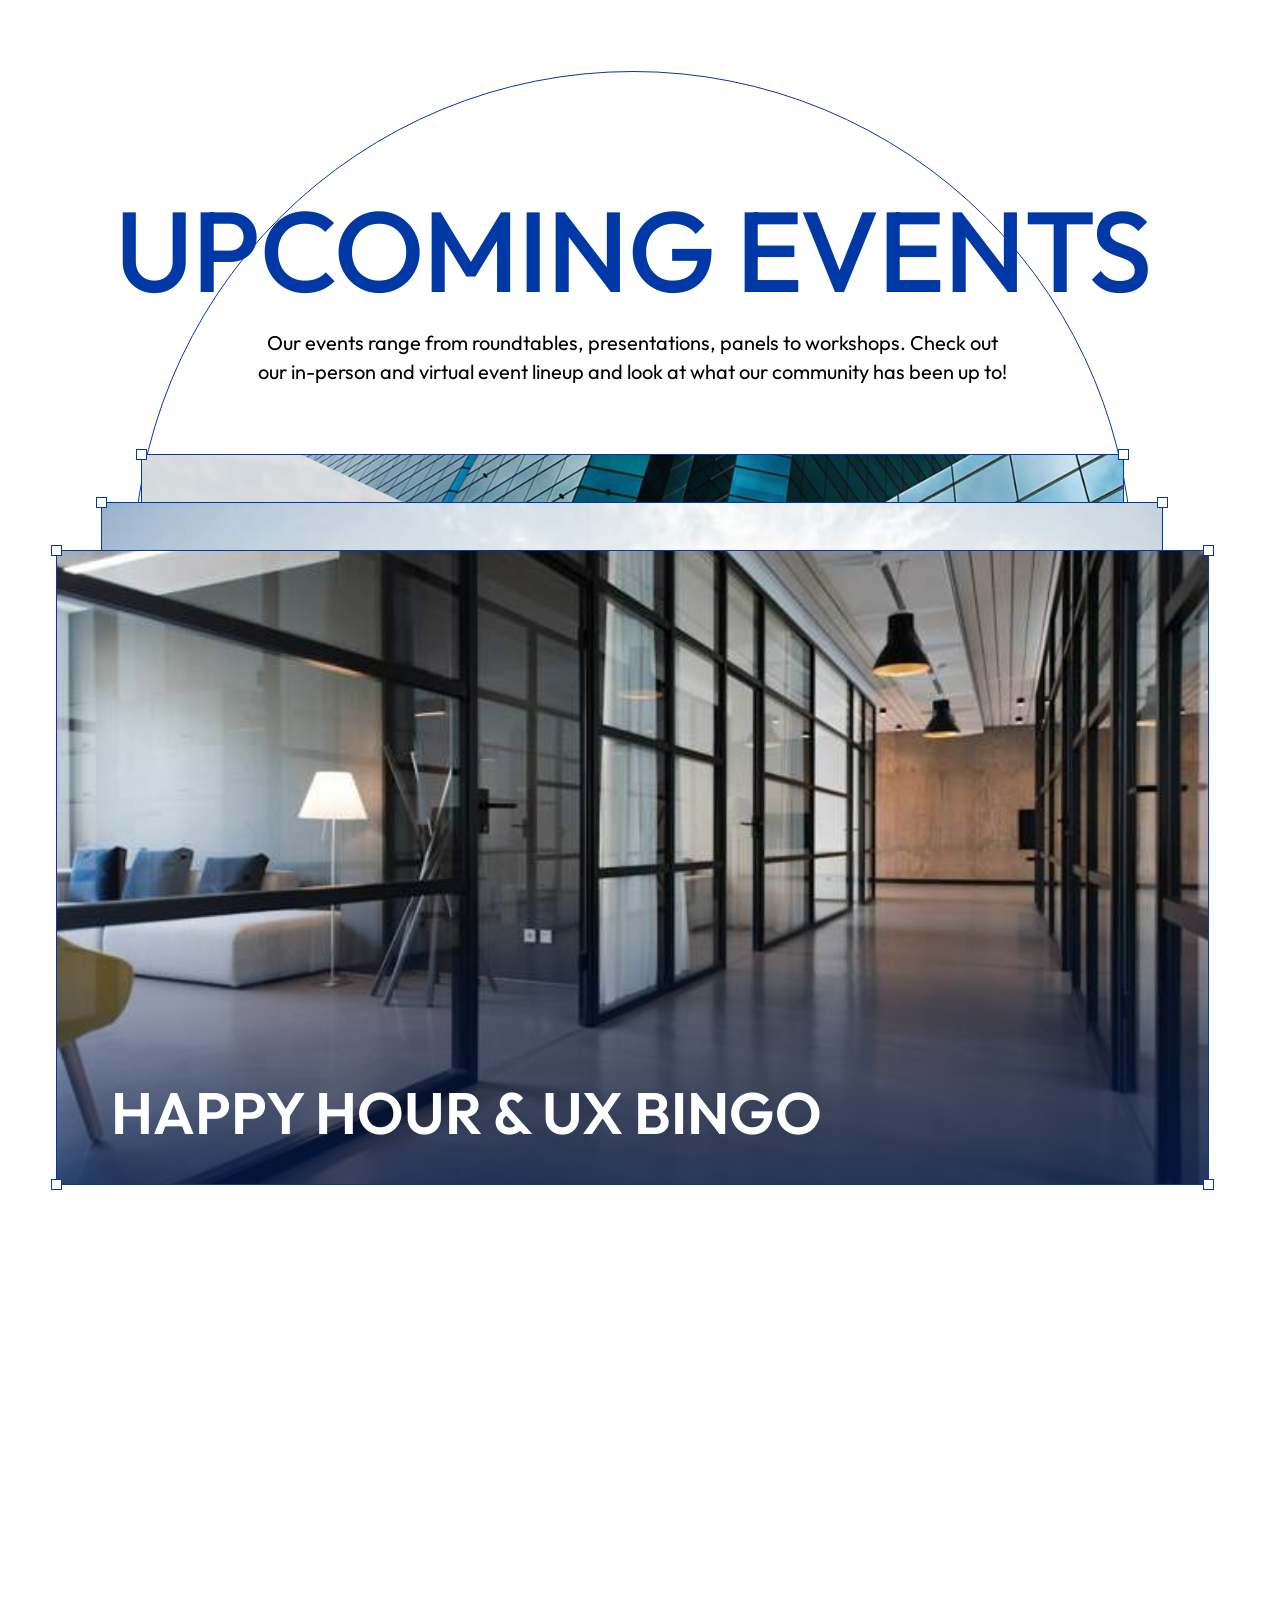
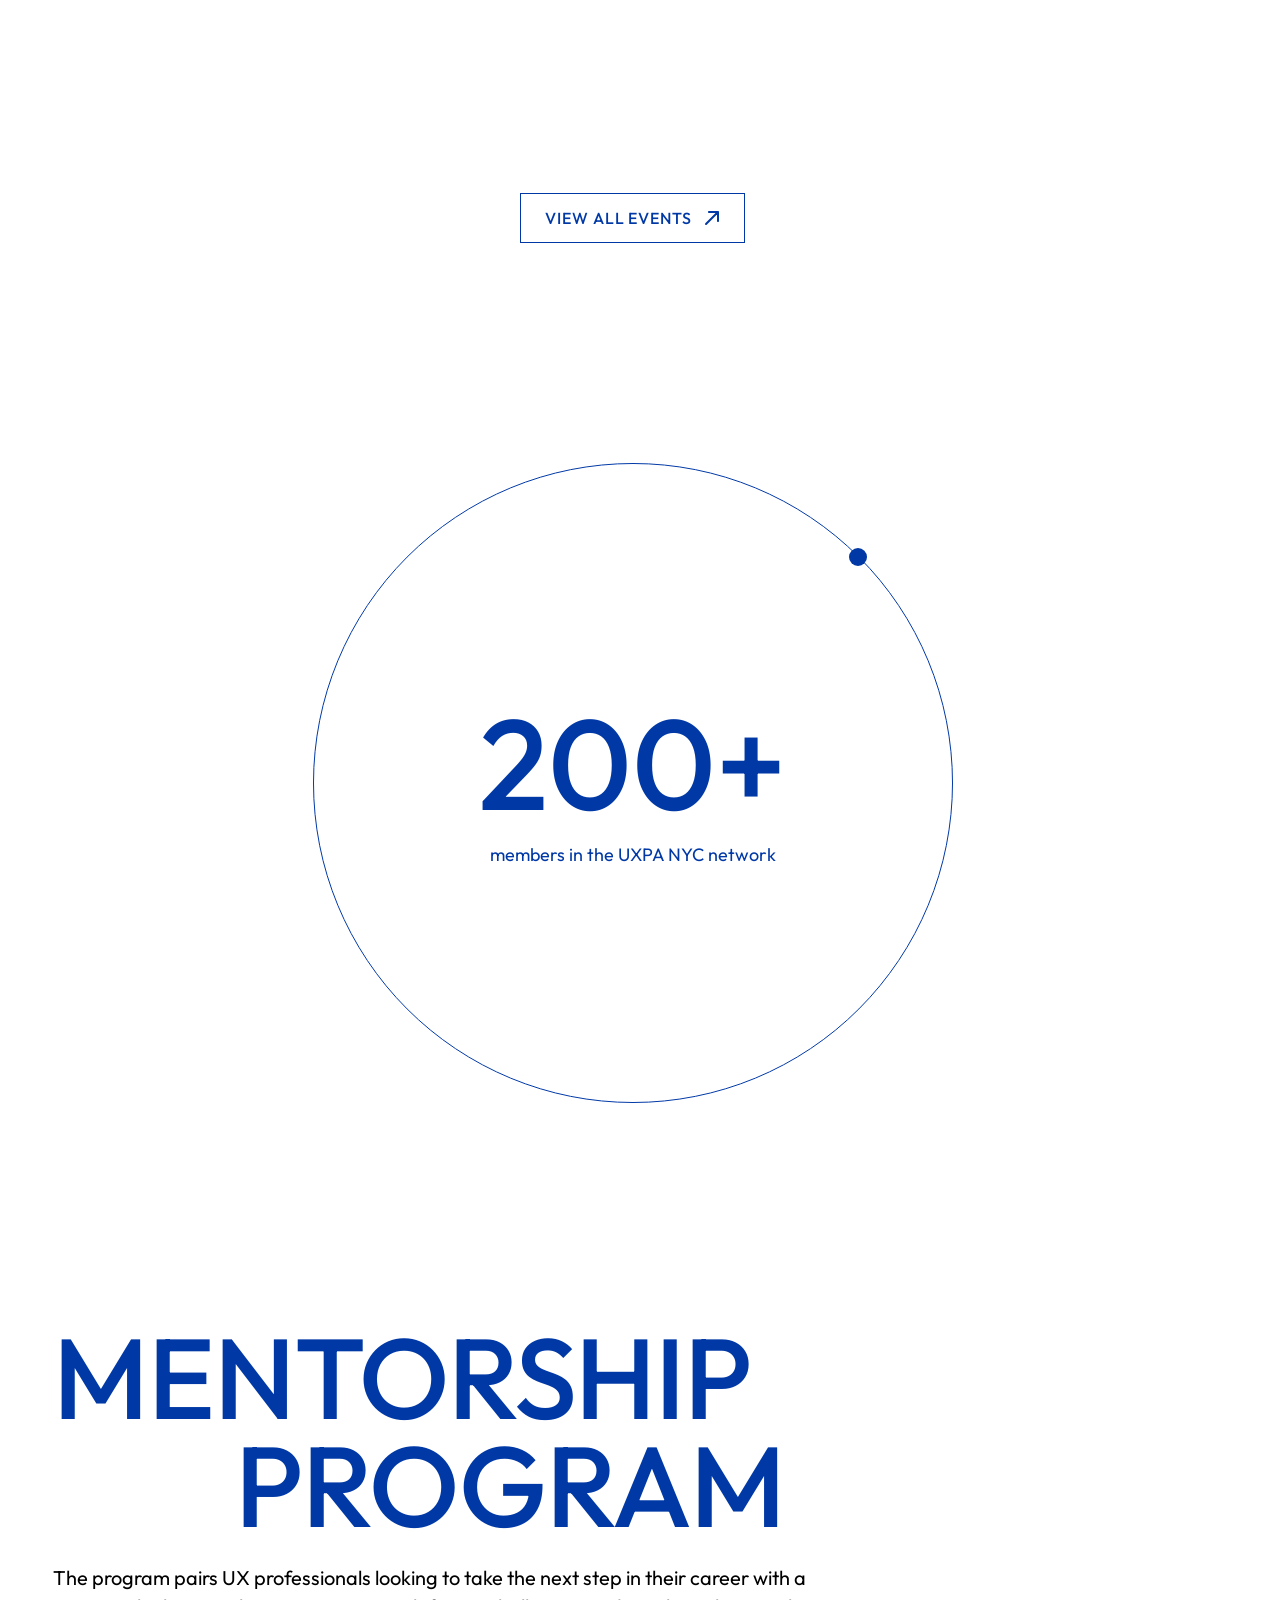
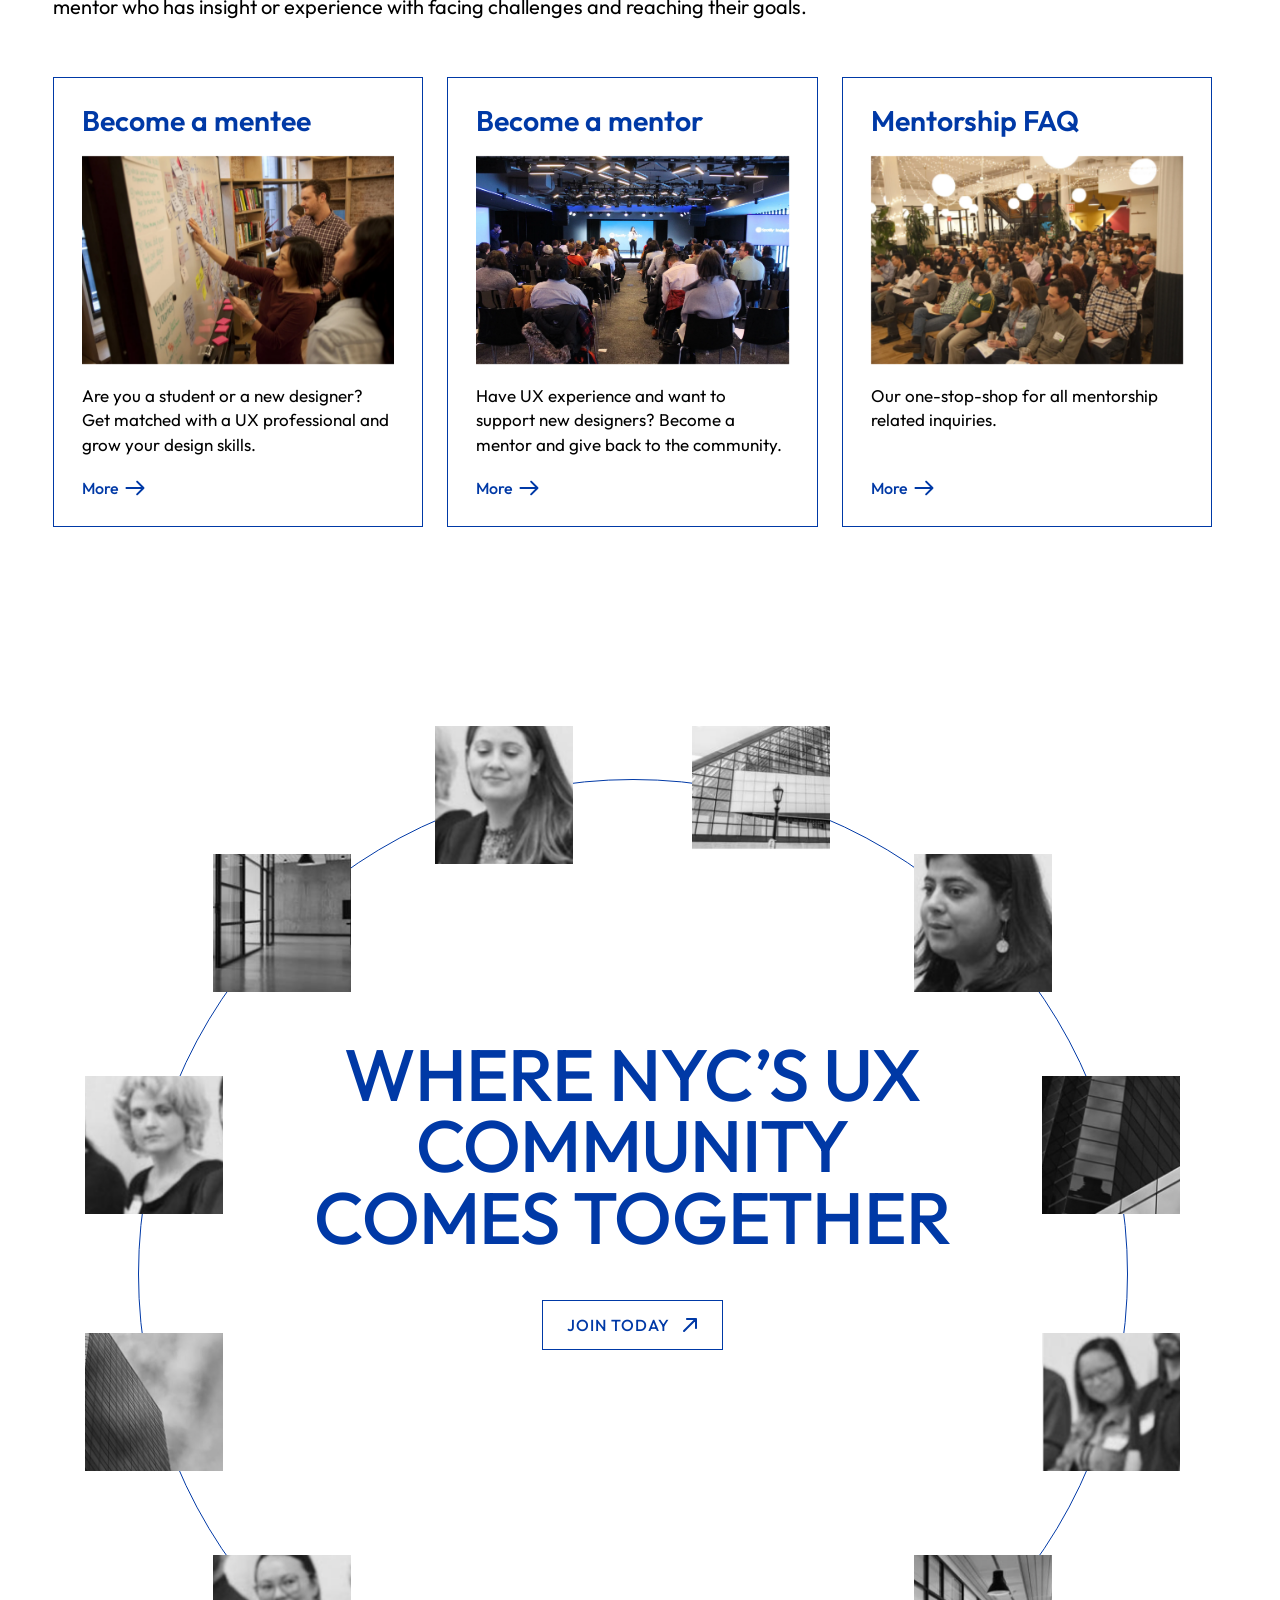
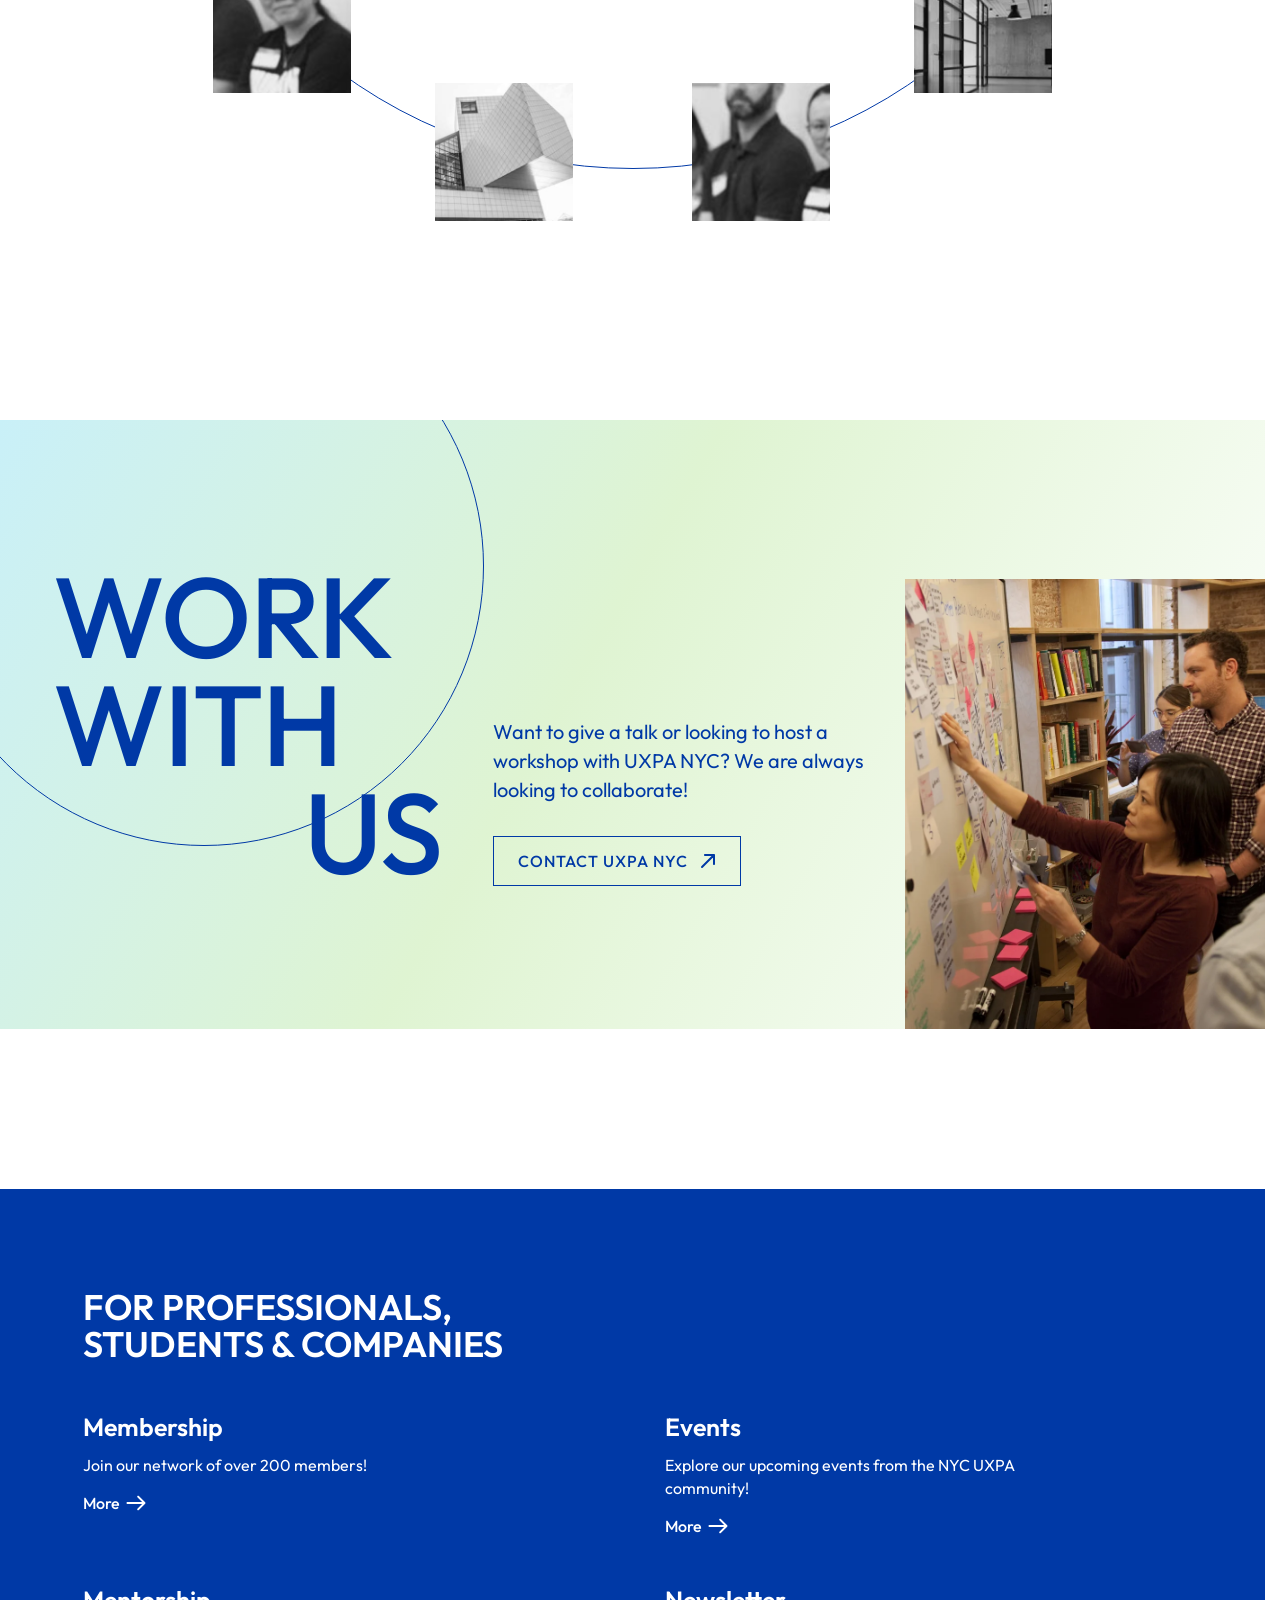
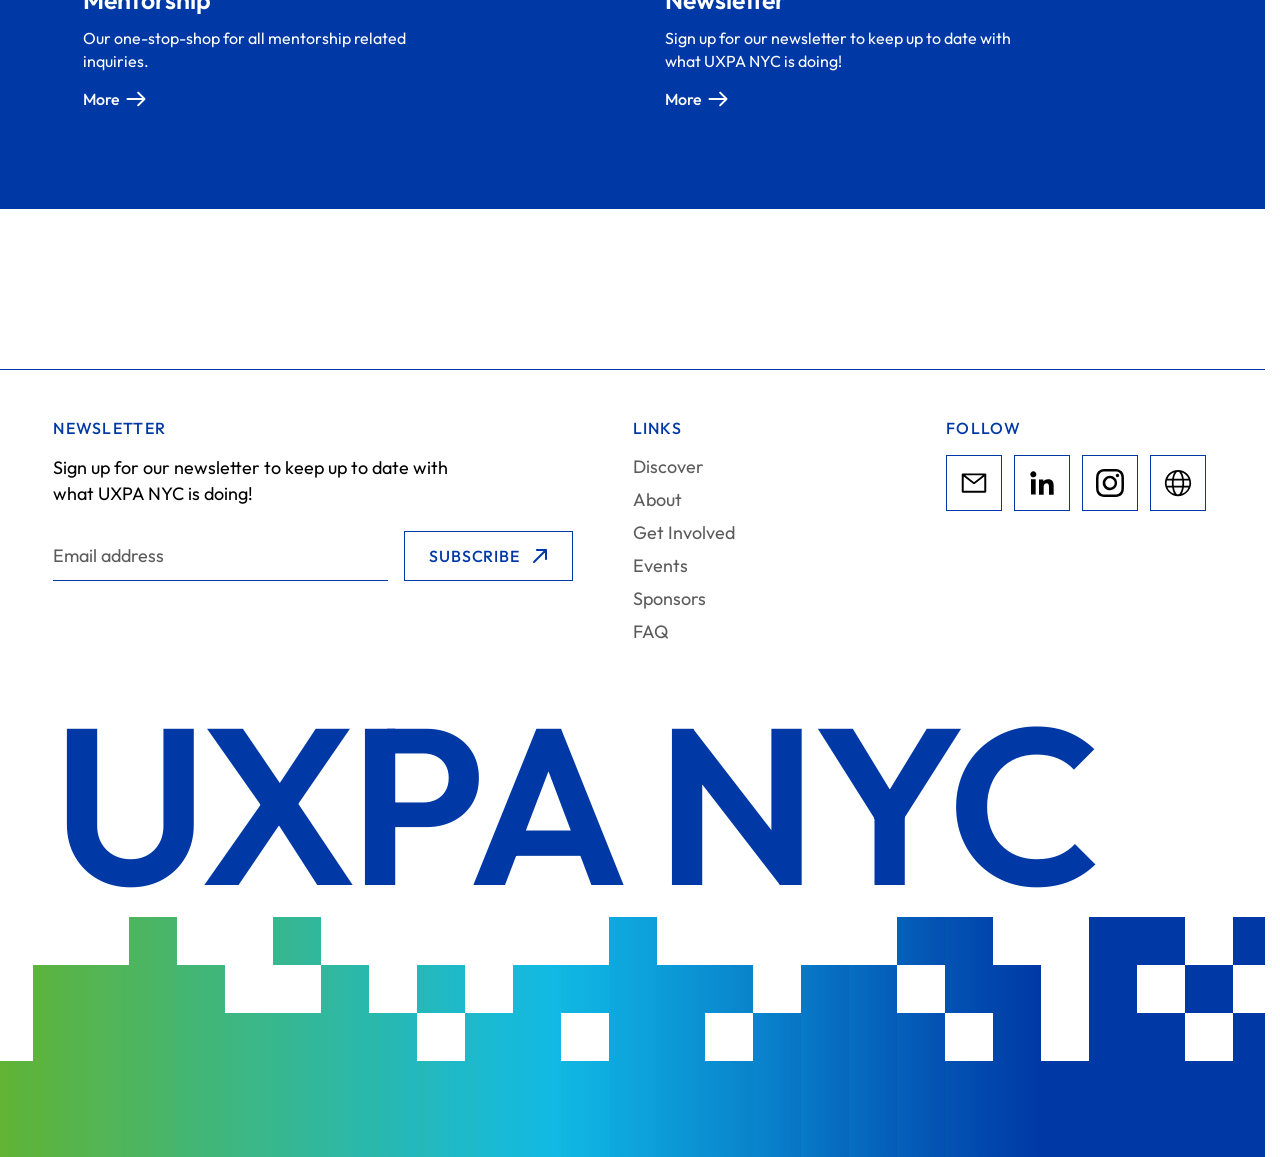
<file: v3-designcore/index.html>
<!doctype html>
<html lang="en">
<head>
  <meta charset="utf-8">
  <meta name="viewport" content="width=device-width, initial-scale=1">
  <title>UXPA NYC</title>
  <link rel="preconnect" href="https://fonts.googleapis.com">
  <link rel="preconnect" href="https://fonts.gstatic.com" crossorigin>
  <link href="https://fonts.googleapis.com/css2?family=Outfit:wght@300;400;500;600&display=swap" rel="stylesheet">
  <link rel="stylesheet" href="style.css">
</head>
<body>

<!-- ============ TOP BAR (logo — hairline — Menu) ============ -->
<header class="topbar">
  <a class="brand" href="#top" aria-label="UXPA NYC home"><svg class="brand-logo" aria-hidden="true" focusable="false" viewBox="0 0 81 48" fill="none" xmlns="http://www.w3.org/2000/svg">
    <path d="M21.9746 18.582L22.3938 30.6959L30.5658 29.8695L30.6065 18.8305L21.9746 18.582Z" fill-rule="evenodd" clip-rule="evenodd" fill="currentColor"/>
    <path d="M22.416 31.7347L22.8267 42.9773L30.5835 41.0517L30.5985 30.8418L22.416 31.7347Z" fill-rule="evenodd" clip-rule="evenodd" fill="currentColor"/>
    <path d="M12.6279 32.8982L12.9017 45.2822L21.8871 43.1941L21.4288 31.8574L12.6279 32.8982Z" fill-rule="evenodd" clip-rule="evenodd" fill="currentColor"/>
    <path d="M0 34.3563L0.869053 47.9994L11.8403 45.532L11.5344 33.0625L0 34.3563Z" fill-rule="evenodd" clip-rule="evenodd" fill="currentColor"/>
    <path d="M20.1981 0L28.4619 6.65454L24.2861 18.0234L15.5449 12.5359L20.1981 0Z" fill-rule="evenodd" clip-rule="evenodd" fill="currentColor"/>
    <path d="M21.2963 24.0492L12.8631 32.0896L6.04004 21.3656L15.042 13.2246L21.2963 24.0492Z" fill-rule="evenodd" clip-rule="evenodd" fill="currentColor"/>
    <path d="M21.9746 18.582L22.3938 30.6959L30.5658 29.8695L30.6065 18.8305L21.9746 18.582Z" fill-rule="evenodd" clip-rule="evenodd" fill="currentColor"/>
    <path d="M22.416 31.7347L22.8267 42.9773L30.5835 41.0517L30.5985 30.8418L22.416 31.7347Z" fill-rule="evenodd" clip-rule="evenodd" fill="currentColor"/>
    <path d="M12.6279 32.8982L12.9017 45.2822L21.8871 43.1941L21.4288 31.8574L12.6279 32.8982Z" fill-rule="evenodd" clip-rule="evenodd" fill="currentColor"/>
    <path d="M0 34.3563L0.869053 47.9994L11.8403 45.532L11.5344 33.0625L0 34.3563Z" fill-rule="evenodd" clip-rule="evenodd" fill="currentColor"/>
    <path d="M20.1981 0L28.4619 6.65454L24.2861 18.0234L15.5449 12.5359L20.1981 0Z" fill-rule="evenodd" clip-rule="evenodd" fill="currentColor"/>
    <path d="M21.2963 24.0492L12.8631 32.0896L6.04004 21.3656L15.042 13.2246L21.2963 24.0492Z" fill-rule="evenodd" clip-rule="evenodd" fill="currentColor"/>
    <path d="M64.2703 21.4524H62.9141L59.306 15.9361C59.1899 15.7614 59.0696 15.545 58.9452 15.2871C58.9701 15.4868 58.9825 15.7031 58.9825 15.9361V21.4524H57.502V12.7162H58.9452L62.4662 18.1451C62.5492 18.2699 62.6694 18.4904 62.827 18.8066C62.8021 18.5819 62.7897 18.3614 62.7897 18.1451V12.7162H64.2703V21.4524Z" fill="currentColor"/>
    <path d="M68.5182 21.4524V18.0328L65.3829 12.7162H67.075L69.2647 16.4977L71.4545 12.7162H73.1466L69.9988 18.0328V21.4524H68.5182Z" fill="currentColor"/>
    <path d="M77.1904 21.6021C76.6679 21.6021 76.1951 21.5148 75.7721 21.3401C75.349 21.1653 75.0007 20.9324 74.727 20.6412C74.4615 20.3499 74.2376 20.0047 74.0551 19.6053C73.8726 19.2059 73.7399 18.7982 73.657 18.3822C73.5823 17.9662 73.545 17.5336 73.545 17.0843C73.545 16.5518 73.6113 16.0318 73.7441 15.5242C73.8768 15.0167 74.08 14.5383 74.3537 14.089C74.6274 13.6314 75.009 13.2653 75.4983 12.9907C75.9877 12.7078 76.5517 12.5664 77.1904 12.5664C77.9618 12.5664 78.6088 12.7495 79.1313 13.1155C79.6539 13.4733 80.0188 13.9101 80.2262 14.426L78.8825 15.0375C78.6503 14.6797 78.4056 14.4176 78.1484 14.2512C77.8996 14.0848 77.5803 14.0016 77.1904 14.0016C76.8089 14.0016 76.4729 14.0973 76.1826 14.2887C75.9006 14.4717 75.6808 14.7213 75.5232 15.0375C75.3739 15.3454 75.262 15.674 75.1873 16.0234C75.1209 16.3646 75.0878 16.7182 75.0878 17.0843C75.0878 17.8997 75.2661 18.6152 75.6228 19.2309C75.9877 19.8466 76.5103 20.1544 77.1904 20.1544C77.854 20.1544 78.4097 19.78 78.8576 19.0312L80.2386 19.5554C79.6332 20.9199 78.6171 21.6021 77.1904 21.6021Z" fill="currentColor"/>
    <path d="M44.8555 36.8503C44.7146 36.8952 44.5993 36.9208 44.5054 36.9208C44.2001 36.9208 44.0122 36.4743 43.7539 35.5364C43.1199 36.0983 42.0183 36.9208 40.1631 36.9208C38.8736 36.9208 37.1123 36.3333 37.1123 33.4919V25.4143C37.1123 25.0874 37.2788 25.0639 37.5585 24.9934L39.529 24.5939C39.6016 24.5939 39.8343 24.5234 39.9047 24.5234C40.0456 24.5234 40.0947 24.6196 40.0947 25.0148V32.4814C40.0947 33.3744 40.21 34.4554 41.4077 34.4554C42.3897 34.4554 43.1668 33.9384 43.47 33.7291V25.4143C43.47 25.0874 43.6344 25.0639 43.9183 24.9934L45.8888 24.5939C45.9571 24.5939 46.1941 24.5234 46.2859 24.5234C46.4033 24.5234 46.4503 24.6196 46.4503 25.0148V32.3426C46.4503 35.6518 46.8965 35.4638 46.8965 36.0043C46.8965 36.1218 46.8025 36.2158 46.6403 36.2628L44.8555 36.8503ZM62.812 34.1264C63.2347 34.3614 63.6105 34.5729 64.5263 34.5729C66.1681 34.5729 66.5908 33.3979 66.5908 30.6271C66.5908 28.2108 66.1425 26.8713 64.6886 26.8713C63.7044 26.8713 63.1408 27.4588 62.812 27.7622V34.1264ZM62.812 40.606C62.812 40.935 62.6477 40.9821 62.3658 41.0291L60.3953 41.4286C60.3249 41.4521 60.1135 41.4991 59.9961 41.4991C59.8787 41.4991 59.8339 41.4051 59.8339 41.0056V29.1017C59.8339 25.7903 59.3877 25.9783 59.3877 25.4399C59.3877 25.3224 59.4816 25.2263 59.6439 25.1793L61.4265 24.5939C61.5695 24.5469 61.687 24.5234 61.7788 24.5234C62.084 24.5234 62.2484 24.9699 62.5068 25.7433C63.0234 25.2519 63.9393 24.5234 65.5105 24.5234C68.113 24.5234 69.5689 26.5679 69.5689 30.5096C69.5689 34.6199 68.303 36.9208 65.2522 36.9208C63.8923 36.9208 63.3052 36.5662 62.812 36.3098V40.606ZM76.7144 31.2616C76.1294 31.2616 73.4075 31.0736 73.4075 33.1394C73.4075 34.0559 74.0629 34.7374 74.9553 34.7374C75.8242 34.7374 76.4347 34.1286 76.7144 33.8423V31.2616ZM78.1469 36.8247C78.053 36.8503 77.9377 36.9208 77.8416 36.9208C77.6303 36.9208 77.278 36.0983 77.1606 35.5108C76.6909 35.9808 75.8711 36.9208 74.112 36.9208C71.9515 36.9208 70.5916 35.5108 70.5916 33.3039C70.5916 29.3367 74.8635 29.3367 76.7144 29.3367V28.6082C76.7144 27.5507 76.5265 26.8692 75.0492 26.8692C73.7341 26.8692 72.4446 27.5763 72.1393 27.5763C72.0219 27.5763 71.9301 27.4353 71.9066 27.3413L71.4348 25.9078C71.39 25.8138 71.3644 25.7198 71.3644 25.6258C71.3644 25.0874 73.6893 24.5234 75.4954 24.5234C78.4266 24.5234 79.5303 25.8608 79.5303 28.3048V32.8339C79.5303 35.1113 80.1409 35.4189 80.1409 35.8868C80.1409 35.9808 80.047 36.0513 79.9295 36.0983L78.1469 36.8247Z" fill-rule="evenodd" clip-rule="evenodd" fill="currentColor"/>
    <path d="M46.7236 22.7383L51.6146 30.8285L46.7236 38.7888L50.8973 38.2675L53.3738 33.5054L55.5257 37.5495L58.5254 37.2228L55.005 30.8947L58.4593 24.5004L55.5257 24.0433L53.2438 28.09L51.0189 23.4006L46.7236 22.7383Z" fill-rule="evenodd" clip-rule="evenodd" fill="currentColor"/>
    </svg></a>
  <span class="topbar-line" aria-hidden="true"></span>
  <button class="menu-btn" type="button" aria-expanded="false" aria-controls="menu">Menu</button>
</header>

<!-- ============ FULL-SCREEN MENU ============ -->
<nav class="menu" id="menu" aria-label="Main">
  <ul class="menu-list">
    <li><a href="#about">About</a><span class="menu-sub"><a href="#">Our team</a></span></li>
    <li><a href="#get-involved">Get Involved</a><span class="menu-sub"><a href="#involved">Membership</a><a href="#involved">Volunteering</a><a href="#mentorship">Mentorship</a></span></li>
    <li><a href="#events">Events</a></li>
    <li><a href="#sponsors">Sponsors</a><span class="menu-sub"><a href="#">Become a sponsor</a></span></li>
    <li><a href="#faq">FAQ</a></li>
    <li><a href="#">Log in</a></li>
  </ul>
</nav>

<main class="page">

  <!-- ============ HERO: UXPA pixel grid, full screen ============ -->
  <section class="hero" id="top" data-theme="dark">
    <div class="grid" data-grid="hero" aria-hidden="true"></div>
    <h1 class="hero-title">
      <span class="hero-uxpa">UXPA</span>
      <span class="hero-nyc">NYC</span>
    </h1>
    <a class="hero-enter" href="#about">Enter <svg class="arrow arrow-down" viewBox="0 0 24 24" aria-hidden="true"><use href="#arrow"/></svg></a>
  </section>

  <!-- ============ STATEMENT: staggered uppercase headline ============ -->
  <section class="statement wrap" id="about">
    <h2 class="statement-title">
      <span class="line line-1">Pushing for UX</span>
      <span class="line line-2">
        <span class="duotone statement-photo"><img src="../assets/images/community/photo-9.png" alt=""></span>
        <span>to have</span>
      </span>
      <span class="line line-3">a seat at</span>
      <span class="line line-4">the table</span>
    </h2>
    <div class="statement-body">
      <p class="lede">Real talk from professionals, students, and the companies backing them. Pushing for UX to have a seat at the table.</p>
      <div class="statement-ctas">
        <a class="text-link" href="#involved">
          <span class="text-link-title">Become a member <svg class="arrow" viewBox="0 0 24 24" aria-hidden="true"><use href="#arrow"/></svg></span>
          <span class="text-link-body">Join our network of over 200 members!</span>
        </a>
        <a class="text-link" href="#events">
          <span class="text-link-title">Upcoming Events <svg class="arrow" viewBox="0 0 24 24" aria-hidden="true"><use href="#arrow"/></svg></span>
          <span class="text-link-body">Explore our upcoming events from the NYC UXPA community!</span>
        </a>
      </div>
    </div>
  </section>

  <!-- ============ BLACK: words light up as you scroll ============ -->
  <section class="reveal" data-theme="dark">
    <div class="reveal-inner wrap">
      <figure class="reveal-photo"><img src="../assets/images/mentor.png" alt="Audience at a UXPA NYC presentation"></figure>
      <p class="reveal-text" data-reveal>Real talk from professionals, students, and the companies backing them. Our events range from roundtables, presentations, panels to workshops — join our network of over 200 members.</p>
    </div>
  </section>

  <!-- ============ SPONSORS ============ -->
  <section class="sponsors" id="sponsors">
    <div class="sponsors-head wrap">
      <h2 class="label">Proudly sponsored by</h2>
    </div>
    <div class="ticker">
      <div class="ticker-track">
        <!-- set is repeated 3x for a seamless loop; JS fills copies 2 and 3 -->
        <div class="ticker-set">
          <span class="logo-accenture"><img src="../assets/images/sponsors/accenture.png" width="228" height="60" alt="Accenture"></span>
          <img src="../assets/images/sponsors/infragistics.png" width="307" height="45" alt="Infragistics">
          <img src="../assets/images/sponsors/mastercard.png" width="67" height="52" alt="Mastercard">
          <img src="../assets/images/sponsors/bloomberg.png" width="227" height="42" alt="Bloomberg">
          <img src="../assets/images/sponsors/small-planet.png" width="77" height="100" alt="Small Planet">
          <img src="../assets/images/sponsors/verizon.png" width="196" height="60" alt="Verizon">
        </div>
      </div>
    </div>
  </section>

  <!-- ============ UPCOMING EVENTS: arc + scroll stack ============ -->
  <section class="events" id="events">
    <div class="events-head wrap">
      <div class="arc" aria-hidden="true"></div>
      <h2 class="display events-title">Upcoming Events</h2>
      <p class="eyebrow">Our events range from roundtables, presentations, panels to workshops. Check out our in-person and virtual event lineup and look at what our community has been up to!</p>
    </div>

    <!-- Scroll stack: while pinned, each scroll step drops the front card away
         and brings the next one forward (see main.js) -->
    <div class="stack" data-stack>
      <div class="stack-pin">
        <div class="carousel">
          <div class="card" data-index="0">
            <div class="card-content">
              <img src="../assets/images/events/happy-hour.jpg" alt="">
              <p class="card-title">Happy Hour &amp; UX Bingo</p>
            </div>
            <span class="h tl"></span><span class="h tr"></span><span class="h bl"></span><span class="h br"></span>
          </div>
          <div class="card" data-index="1">
            <div class="card-content">
              <img src="../assets/images/events/accessible-website-workshop.jpg" alt="">
              <p class="card-title">Design an Accessible Website: <span class="nowrap">Hands-On</span> UX Workshop</p>
            </div>
            <span class="h tl"></span><span class="h tr"></span><span class="h bl"></span><span class="h br"></span>
          </div>
          <div class="card" data-index="2">
            <div class="card-content">
              <img src="../assets/images/events/women-in-tech.png" alt="">
              <p class="card-title">Women in Tech Panel</p>
            </div>
            <span class="h tl"></span><span class="h tr"></span><span class="h bl"></span><span class="h br"></span>
          </div>
        </div>
      </div>
    </div>

    <div class="wrap center">
      <a class="pill" href="#">View all events <svg class="arrow" viewBox="0 0 24 24" aria-hidden="true"><use href="#arrow"/></svg></a>
    </div>
  </section>

  <!-- ============ STAT: circle with a travelling dot ============ -->
  <section class="stat">
    <div class="stat-circle" aria-hidden="true"><span class="stat-dot"></span></div>
    <p class="stat-number">200+</p>
    <p class="stat-caption">members in the UXPA NYC network</p>
  </section>

  <!-- ============ MENTORSHIP ============ -->
  <section class="mentorship wrap" id="mentorship">
    <h2 class="display mentorship-title">
      <span class="line">Mentorship</span>
      <span class="line line-indent">Program</span>
    </h2>
    <p class="eyebrow">The program pairs UX professionals looking to take the next step in their career with a mentor who has insight or experience with facing challenges and reaching their goals.</p>

    <div class="mentor-cards">
      <article class="mentor-card">
        <h3 class="mentor-card-title">Become a mentee</h3>
        <div class="cursor-photo">
          <img src="../assets/images/mentee.png" alt="Mentee placing sticky notes on a whiteboard">
          <span class="h tl"></span><span class="h tr"></span><span class="h bl"></span><span class="h br"></span>
          <span class="cursor blue"  style="--x:22; --y:9;   --dx:29px;  --dy:24px"><svg viewBox="0 0 28 29"><use href="#pointer"/></svg><span class="cursor-label">Students</span></span>
          <span class="cursor green" style="--x:140; --y:81;  --dx:-27px; --dy:-5px"><svg viewBox="0 0 28 29"><use href="#pointer"/></svg><span class="cursor-label">Career changers</span></span>
          <span class="cursor blue"  style="--x:34; --y:145; --dx:19px;  --dy:-31px"><svg viewBox="0 0 28 29"><use href="#pointer"/></svg><span class="cursor-label">New designers</span></span>
        </div>
        <p class="mentor-card-body">Are you a student or a new designer? Get matched with a UX professional and grow your design skills.</p>
        <a class="more" href="#">More <svg class="arrow arrow-right" viewBox="0 0 24 24" aria-hidden="true"><use href="#arrow"/></svg></a>
      </article>

      <article class="mentor-card">
        <h3 class="mentor-card-title">Become a mentor</h3>
        <div class="cursor-photo">
          <img src="../assets/images/mentor.png" alt="Audience at a UXPA NYC presentation">
          <span class="h tl"></span><span class="h tr"></span><span class="h bl"></span><span class="h br"></span>
          <span class="cursor blue"  style="--x:16; --y:7;   --dx:20px;  --dy:25px"><svg viewBox="0 0 28 29"><use href="#pointer"/></svg><span class="cursor-label">Product designers</span></span>
          <span class="cursor green" style="--x:130; --y:85;  --dx:-22px; --dy:-7px"><svg viewBox="0 0 28 29"><use href="#pointer"/></svg><span class="cursor-label">UX/UI designers</span></span>
          <span class="cursor blue"  style="--x:30; --y:147; --dx:19px;  --dy:-31px"><svg viewBox="0 0 28 29"><use href="#pointer"/></svg><span class="cursor-label">UX researchers</span></span>
        </div>
        <p class="mentor-card-body">Have UX experience and want to support new designers? Become a mentor and give back to the community.</p>
        <a class="more" href="#">More <svg class="arrow arrow-right" viewBox="0 0 24 24" aria-hidden="true"><use href="#arrow"/></svg></a>
      </article>

      <article class="mentor-card">
        <h3 class="mentor-card-title">Mentorship FAQ</h3>
        <div class="cursor-photo">
          <img src="../assets/images/mentorship-faq.png" alt="Packed room at a UXPA NYC event">
          <span class="h tl"></span><span class="h tr"></span><span class="h bl"></span><span class="h br"></span>
          <span class="cursor blue"  style="--x:18; --y:25;  --dx:17px;  --dy:17px"><svg viewBox="0 0 28 29"><use href="#pointer"/></svg><span class="cursor-label">Application process</span></span>
          <span class="cursor green" style="--x:170; --y:121; --dx:-31px; --dy:-21px"><svg viewBox="0 0 28 29"><use href="#pointer"/></svg><span class="cursor-label">Eligibility</span></span>
        </div>
        <p class="mentor-card-body">Our one-stop-shop for all mentorship related inquiries.</p>
        <a class="more" href="#faq">More <svg class="arrow arrow-right" viewBox="0 0 24 24" aria-hidden="true"><use href="#arrow"/></svg></a>
      </article>
    </div>
  </section>

  <!-- ============ COMMUNITY: orbiting photos on a hairline circle ============ -->
  <section class="community" id="get-involved">
    <div class="community-circle" aria-hidden="true"><span class="stat-dot"></span></div>
    <div class="ring">
      <div class="float-photo" style="--l:1042; --t:676"><img src="../assets/images/community/photo-1.png" alt=""></div>
      <div class="float-photo" style="--l:908; --t:908"><img src="../assets/images/community/photo-2.png" alt=""></div>
      <div class="float-photo" style="--l:676; --t:1042"><img src="../assets/images/community/photo-3.png" alt=""></div>
      <div class="float-photo" style="--l:407; --t:1042"><img src="../assets/images/community/photo-4.png" alt=""></div>
      <div class="float-photo" style="--l:175; --t:908"><img src="../assets/images/community/photo-5.png" alt=""></div>
      <div class="float-photo" style="--l:41; --t:676"><img src="../assets/images/community/photo-6.png" alt=""></div>
      <div class="float-photo" style="--l:41; --t:407"><img src="../assets/images/community/photo-7.png" alt=""></div>
      <div class="float-photo" style="--l:175; --t:175"><img src="../assets/images/community/photo-8.png" alt=""></div>
      <div class="float-photo" style="--l:407; --t:41"><img src="../assets/images/community/photo-9.png" alt=""></div>
      <div class="float-photo" style="--l:676; --t:41"><img src="../assets/images/community/photo-10.png" alt=""></div>
      <div class="float-photo" style="--l:908; --t:175"><img src="../assets/images/community/photo-11.png" alt=""></div>
      <div class="float-photo" style="--l:1042; --t:407"><img src="../assets/images/community/photo-12.png" alt=""></div>
    </div>

    <div class="community-center">
      <h2 class="community-title">Where NYC’s UX community comes together</h2>
      <a class="pill" href="#involved">Join today <svg class="arrow" viewBox="0 0 24 24" aria-hidden="true"><use href="#arrow"/></svg></a>
    </div>
  </section>

  <!-- ============ WORK WITH US: soft UXPA gradient ============ -->
  <section class="partner" id="work-with-us">
    <div class="partner-circle" aria-hidden="true"><span class="stat-dot"></span></div>
    <div class="partner-inner wrap">
      <h2 class="display partner-title">
        <span class="line">Work</span>
        <span class="line">with</span>
        <span class="line line-indent">us</span>
      </h2>
      <div class="partner-body">
        <p class="lede">Want to give a talk or looking to host a workshop with UXPA NYC? We are always looking to collaborate!</p>
        <a class="pill" href="mailto:">Contact UXPA NYC <svg class="arrow" viewBox="0 0 24 24" aria-hidden="true"><use href="#arrow"/></svg></a>
      </div>
    </div>
    <figure class="partner-photo"><img src="../assets/images/mentee.png" alt="UXPA NYC members at a whiteboard"></figure>
  </section>

  <!-- ============ GET INVOLVED: solid blue panel ============ -->
  <section class="involved" id="involved" data-theme="dark">
    <div class="involved-panel">
      <h2 class="involved-title">For professionals,<br>students &amp; companies</h2>
      <div class="involved-grid">
        <a class="involved-item" href="#">
          <h3>Membership</h3>
          <p>Join our network of over 200 members!</p>
          <span class="more">More <svg class="arrow arrow-right" viewBox="0 0 24 24" aria-hidden="true"><use href="#arrow"/></svg></span>
        </a>
        <a class="involved-item" href="#events">
          <h3>Events</h3>
          <p>Explore our upcoming events from the NYC UXPA community!</p>
          <span class="more">More <svg class="arrow arrow-right" viewBox="0 0 24 24" aria-hidden="true"><use href="#arrow"/></svg></span>
        </a>
        <a class="involved-item" href="#mentorship">
          <h3>Mentorship</h3>
          <p>Our one-stop-shop for all mentorship related inquiries.</p>
          <span class="more">More <svg class="arrow arrow-right" viewBox="0 0 24 24" aria-hidden="true"><use href="#arrow"/></svg></span>
        </a>
        <a class="involved-item" href="#newsletter">
          <h3>Newsletter</h3>
          <p>Sign up for our newsletter to keep up to date with what UXPA NYC is doing!</p>
          <span class="more">More <svg class="arrow arrow-right" viewBox="0 0 24 24" aria-hidden="true"><use href="#arrow"/></svg></span>
        </a>
      </div>
    </div>
  </section>

</main>

<!-- ============ FOOTER ============ -->
<footer class="footer" id="faq">
  <div class="footer-cols wrap">
    <div class="footer-col" id="newsletter">
      <h2 class="label">Newsletter</h2>
      <p class="footer-text">Sign up for our newsletter to keep up to date with what UXPA NYC is doing!</p>
      <form class="newsletter" onsubmit="return false">
        <input class="newsletter-input" type="email" placeholder="Email address" aria-label="Email address">
        <button class="pill" type="submit">Subscribe <svg class="arrow" viewBox="0 0 24 24" aria-hidden="true"><use href="#arrow"/></svg></button>
      </form>
    </div>
    <div class="footer-col">
      <h2 class="label">Links</h2>
      <ul class="footer-links">
        <li><a href="#top">Discover</a></li>
        <li><a href="#about">About</a></li>
        <li><a href="#get-involved">Get Involved</a></li>
        <li><a href="#events">Events</a></li>
        <li><a href="#sponsors">Sponsors</a></li>
        <li><a href="#faq">FAQ</a></li>
      </ul>
    </div>
    <div class="footer-col">
      <h2 class="label">Follow</h2>
      <ul class="socials">
        <li><a class="social" href="mailto:" aria-label="Email"><img src="../assets/icons/mail.svg" alt=""></a></li>
        <li><a class="social" href="#" aria-label="LinkedIn"><img src="../assets/icons/linkedin.svg" alt=""></a></li>
        <li><a class="social" href="#" aria-label="Instagram"><img src="../assets/icons/instagram.svg" alt=""></a></li>
        <li><a class="social" href="#" aria-label="Website"><img src="../assets/icons/globe.svg" alt=""></a></li>
      </ul>
    </div>
  </div>
  <p class="footer-wordmark wrap" aria-hidden="true">UXPA NYC</p>
  <div class="footer-grid">
    <div class="grid" data-grid="foot" aria-hidden="true"></div>
  </div>
</footer>

<!-- Shared icons -->
<svg width="0" height="0" style="position:absolute" aria-hidden="true">
  <symbol id="arrow" viewBox="0 0 24 24">
    <path fill="currentColor" d="M1.93934 19.9393C1.35355 20.5251 1.35355 21.4749 1.93934 22.0607C2.52513 22.6464 3.47487 22.6464 4.06066 22.0607L3 21L1.93934 19.9393ZM3 21L4.06066 22.0607L22.0607 4.06066L21 3L19.9393 1.93934L1.93934 19.9393L3 21ZM22.5 3C22.5 2.17157 21.8284 1.5 21 1.5H7.5C6.67157 1.5 6 2.17157 6 3C6 3.82843 6.67157 4.5 7.5 4.5H19.5V16.5C19.5 17.3284 20.1716 18 21 18C21.8284 18 22.5 17.3284 22.5 16.5V3Z"/>
  </symbol>
  <symbol id="pointer" viewBox="0 0 28 29">
    <path d="M9.44852 23.4075L3.59511 2.87363L22.9877 12.1509L14.1143 15.2949L9.44852 23.4075Z" fill="currentColor" stroke="currentColor" stroke-width="2" stroke-linejoin="round"/>
  </symbol>
</svg>

<script src="main.js"></script>
</body>
</html>
</file>
<file: v2/vendor/lenis.css>
html.lenis,
html.lenis body {
  height: auto;
}

.lenis.lenis-smooth {
  scroll-behavior: auto !important;
}

.lenis.lenis-smooth [data-lenis-prevent] {
  overscroll-behavior: contain;
}

.lenis.lenis-stopped {
  overflow: hidden;
}

.lenis.lenis-smooth iframe {
  pointer-events: none;
}
</file>
<file: v2/style.css>
/* =========================================================
   UXPA NYC v2 — recreated from Figma frame "11/13 Version3" (1440 × 5226)
   At a 1440px-wide window every measurement matches the Figma file 1:1.
   Narrower windows reflow (breakpoints: 1024, 960, 700, 600);
   wider windows keep content at 1440px while the colour grids run edge to edge.
   ========================================================= */

:root {
  --ink: #000;
  --white: #fff;
  --grey-text: #7a7a7a;
  --grey-line: #9e9e9e;
  --grey-hover: #5c5c5c;

  --blue: #10bae7;
  --blue-tint: #cff1fa;
  --green: #64b32c;
  --green-tint: #e0f0d5;

  --brand-gradient: linear-gradient(90deg, #62b331 0%, #12b6df 50%, #0039a6 100%);

  /* Fluid scale — each value hits the Figma size at 1440px */
  --gutter: clamp(20px, 9.7917vw, 141px);        /* content edge: x 141 at 1440 */
  --section-gap: clamp(64px, 8.3333vw, 120px);    /* space between every section (120px at 1440) */
  --h2: clamp(40px, 5.5556vw, 80px);
  --h3: clamp(24px, 2.2222vw, 32px);
  --body: 20px;
  --grid-scale: 1;                               /* colour-grid cell size: 48px × scale */

}

*, *::before, *::after { box-sizing: border-box; }

html {
  scroll-behavior: smooth;
  scrollbar-gutter: stable;                     /* opening the menu hides the scrollbar without shifting the page */
}

body {
  margin: 0;
  background: var(--white);
  color: var(--ink);
  font-family: "Outfit", system-ui, sans-serif;
  font-weight: 300;
  -webkit-font-smoothing: antialiased;
  overflow-x: hidden;
}

h1, h2, h3, p, ul { margin: 0; padding: 0; }
ul { list-style: none; }
a { color: inherit; text-decoration: none; }
button { font: inherit; color: inherit; background: none; border: 0; padding: 0; cursor: pointer; text-align: left; }
img { display: block; max-width: none; }

.page { position: relative; width: 100%; overflow-x: clip; }

/* Content column: 1158px wide, centred, with fluid side gutters */
.wrap {
  max-width: 1440px;
  margin-inline: auto;
  padding-inline: var(--gutter);
}

/* Corner handles used by selection boxes */
.h { position: absolute; display: block; background: var(--white); }

/* Arrow icon (Icon / Arrow, Up Right) */
.arrow { width: 24px; height: 24px; flex: none; color: var(--ink); }

/* =========================================================
   Hero / footer colour grid
   main.js fills .grid-inner with 48px columns; at 1440px that is the
   exact Figma grid, other widths add or drop columns.
   ========================================================= */
.grid { position: absolute; inset: 0; overflow: hidden; }
.grid-inner {
  position: absolute;
  left: 50%;
  height: 480px;
  transform: scale(var(--grid-scale));
}
.grid-inner > div { position: absolute; width: 48px; height: 48px; }
.grid-inner .white { background: var(--white); }
.grid-inner .tile {
  background: var(--c);
  opacity: 0;
  transition: opacity .6s ease-in-out;          /* mouse leave: 600 ms */
}
.grid-inner .tile.is-off { pointer-events: none; }   /* behind the logo / menu button */
.grid-inner .tile.is-tapped {
  opacity: 1;
  transition: opacity .15s ease-out;            /* mouse enter: 150 ms */
}
@media (hover: hover) {
  .grid-inner .tile:hover {
    opacity: 1;
    transition: opacity .15s ease-out;
  }
}

/* =========================================================
   Hero + navigation
   ========================================================= */
.hero {
  position: relative;
  height: 480px;
  z-index: 10;                                  /* above the carousel cards, so the full-screen menu covers them */
}
.hero .grid-inner { bottom: 0; transform-origin: 50% 100%; }   /* anchored to the bottom; the solid top extends upward */

.nav-bar {
  position: absolute;
  top: 36px;
  left: 0;
  right: 0;
  display: flex;
  justify-content: center;
  gap: 46px;                                    /* logo x 312, nav x 438 at 1440 */
}
.logo { flex: none; }

.nav {
  position: relative;
  width: 714px;                                 /* the nav items' widths added up (About widened so "Our team" fits) */
  height: 48px;
}
.nav-list { display: flex; height: 48px; }
.nav-item { position: relative; width: var(--w); height: 48px; }
.nav-item > a {
  display: block;
  height: 48px;
  padding: 12px 24px 0;
  font-size: var(--body);                       /* same size as the section intro text */
  line-height: 25.2px;
  font-weight: 400;
  color: var(--white);
  white-space: nowrap;
}

.nav-selection {
  position: absolute;
  top: 0;
  left: 0;
  width: 103px;
  height: 48px;
  background: rgba(255, 255, 255, .2);
  box-shadow: inset 0 0 0 1px var(--white);
  opacity: 0;
  pointer-events: none;
  transition: left .2s ease-out, width .2s ease-out, opacity .2s ease-out;
}
.nav-selection .h,
.menu-toggle .h { width: 6px; height: 6px; }
.nav-selection .tl, .menu-toggle .tl { left: -3px; top: -3px; }
.nav-selection .tr, .menu-toggle .tr { right: -3px; top: -3px; }
.nav-selection .bl, .menu-toggle .bl { left: -3px; bottom: -3px; }
.nav-selection .br, .menu-toggle .br { right: -3px; bottom: -3px; }
.nav.is-hovering .nav-selection { opacity: 1; }

.dropdown {
  position: absolute;
  top: 48px;
  left: 0;
  width: 100%;                                  /* same width as the hover box above it, so their edges line up */
  display: flex;
  flex-direction: column;
  gap: 11px;
  padding: 5.5px 0;
  background: var(--white);
  box-shadow: inset 0 0 0 1px rgba(0, 0, 0, .08);
  opacity: 0;
  visibility: hidden;
  transition: opacity .2s ease-out, visibility 0s linear .2s;
}
.nav-item.is-active .dropdown,
.nav-item:focus-within .dropdown {
  opacity: 1;
  visibility: visible;
  transition: opacity .2s ease-out;
}
.dropdown a {
  display: block;
  padding: 6px 12px 6px 24px;                   /* text starts 24px in, under the nav word above */
  font-size: var(--body);
  line-height: 25.2px;
  font-weight: 400;
  color: var(--grey-line);
  white-space: normal;                          /* a long item ("Become a sponsor") wraps to fit the box */
  transition: color .15s ease-out;
}
.dropdown a:hover,
.dropdown a:focus-visible { color: var(--grey-hover); }

/* Hamburger button — styled like the nav's white selection box */
.menu-toggle {
  display: none;
  position: relative;
  flex: none;
  width: 48px;
  height: 48px;
  background: rgba(255, 255, 255, 0);
  box-shadow: inset 0 0 0 1px rgba(255, 255, 255, 0);
  transition: background .2s ease-out, box-shadow .2s ease-out;
}
.menu-toggle .h { opacity: 0; transition: opacity .2s ease-out; }
.menu-toggle i {
  position: absolute;
  left: 12px;
  width: 24px;
  height: 2px;
  background: var(--white);
  transition: transform .2s ease-out, opacity .2s ease-out;
}
.menu-toggle i:nth-of-type(1) { top: 16px; }
.menu-toggle i:nth-of-type(2) { top: 23px; }
.menu-toggle i:nth-of-type(3) { top: 30px; }
.menu-toggle[aria-expanded="true"],
.menu-toggle:focus-visible {
  background: rgba(255, 255, 255, .2);
  box-shadow: inset 0 0 0 1px var(--white);
  outline: none;
}
.menu-toggle[aria-expanded="true"] .h,
.menu-toggle:focus-visible .h { opacity: 1; }
.menu-toggle[aria-expanded="true"] i:nth-of-type(1) { transform: translateY(7px) rotate(45deg); }
.menu-toggle[aria-expanded="true"] i:nth-of-type(2) { opacity: 0; }
.menu-toggle[aria-expanded="true"] i:nth-of-type(3) { transform: translateY(-7px) rotate(-45deg); }
@media (hover: hover) {
  .menu-toggle:hover { background: rgba(255, 255, 255, .2); box-shadow: inset 0 0 0 1px var(--white); }
  .menu-toggle:hover .h { opacity: 1; }
}

/* While the full-screen menu is open the bar sits on white: logo and button turn black */
.logo, .menu-toggle { position: relative; z-index: 2; }
.logo img { transition: filter .2s ease-out; }
.nav-bar.is-menu-open .logo img { filter: invert(1); }
.menu-toggle[aria-expanded="true"],
.menu-toggle[aria-expanded="true"]:hover {
  background: var(--white);
  box-shadow: inset 0 0 0 1px var(--ink);
}
.menu-toggle[aria-expanded="true"] .h { box-shadow: inset 0 0 0 1px var(--ink); }
.menu-toggle[aria-expanded="true"] i { background: var(--ink); }

/* =========================================================
   Intro: UXPA wordmark + CTAs
   ========================================================= */
.intro {
  display: grid;
  grid-template-columns: minmax(0, 728fr) minmax(416px, 430fr);   /* CTAs at x 869 */
  padding-top: clamp(40px, 5.1389vw, 74px);
  padding-bottom: var(--section-gap);
}

.wordmark { container-type: inline-size; min-width: 0; }
.wordmark-letters {
  position: relative;
  height: 1.08em;                               /* tagline sits 216px below the letters' top */
  margin-left: -.06em;                          /* "U" text box starts 12px left of the column */
  font-size: min(200px, 29.76cqw);              /* 672px-wide lockup scales to fit */
  line-height: 1.26;
  font-weight: 400;
}
.wordmark-letters > span { position: absolute; top: 0; }   /* only the letter spans, not the text-reveal masks inside them */
.wordmark-letters .wordmark-nyc {
  left: 7.922em;                                /* 507px at 64px */
  top: 2.125em;                                 /* 136px at 64px */
  font-size: .32em;
  font-weight: 100;
}
/* Beside the CTAs the logline is exactly as wide as the visible "UXPA NYC"
   lockup (U's left edge → C's right edge = 3.0889 × letter size from the
   column), so it never runs past it as the lockup scales. */
.wordmark-tagline {
  width: calc(min(200px, 29.76cqw) * 3.0889 - 1px);
  margin-left: 1px;
  font-size: var(--body);
  line-height: 31px;
}

.intro-ctas {
  display: flex;
  flex-direction: column;
  gap: 48px;
  padding-top: 11px;
}
.intro-ctas .cta { max-width: 416px; }

/* CTA / Text Link Hover */
.cta {
  display: flex;
  flex-direction: column;
  gap: 12px;
}
.cta-title {
  display: flex;
  align-items: center;
  gap: 10px;
  height: 1.25em;                               /* 40px row; the 40.3px label overhangs as in Figma */
  font-size: var(--h3);
}
.cta-label {
  position: relative;
  font-size: var(--h3);
  line-height: 1.26;
  font-weight: 400;
  white-space: nowrap;
}
.cta-label::after {                       /* Underline: 2 px gradient, 2 px below the text box */
  content: "";
  position: absolute;
  left: 0;
  right: 0;
  top: calc(100% + 2px);
  height: 2px;
  background: var(--brand-gradient);
  opacity: 0;
  transition: opacity .2s ease-out;
}
.cta:hover .cta-label::after,
.cta:focus-visible .cta-label::after { opacity: 1; }
.cta-body {
  font-size: var(--body);
  line-height: 31px;
}
/* Text was reduced from 24px to 20px; reserve the space the 24px text used */
.intro-ctas .cta-body { min-height: 62px; }                      /* 2 lines */
.mentor-card .cta-body { min-height: 124px; }                    /* 4 lines */
.mentor-card:nth-child(3) .cta-body { min-height: 62px; }        /* 2 lines */

/* =========================================================
   Sponsors ticker
   ========================================================= */
.sponsors {
  display: flex;
  flex-direction: column;
  align-items: center;
  gap: 28px;                                    /* title → ticker */
}
.sponsors-title {
  font-size: var(--h3);
  line-height: 1.26;
  font-weight: 400;
}
.ticker {                                       /* hairlines above and below, as in v3, in v2 grey */
  width: 100%;
  padding-block: 24px;
  overflow: hidden;
  border-block: 1px solid var(--grey-line);
}
.ticker-track {
  display: flex;
  gap: 48px;
  width: max-content;
  height: 100px;
  animation: ticker 30s linear infinite;
}
.ticker-set {
  display: flex;
  align-items: center;
  gap: 48px;
  height: 100px;
}
.logo-accenture { width: 228px; height: 88px; }
@keyframes ticker {
  to { transform: translateX(-1390px); }    /* width of one logo set + gap */
}
@media (prefers-reduced-motion: reduce) {
  .ticker-track { animation: none; }
}

/* =========================================================
   Statement (from v3) — staggered uppercase headline and a short lede
   ========================================================= */
.statement {
  --accent: var(--ink);                         /* headline and lede in black */
  /* Headline size: 140px, or smaller only as far as "and research"
     (7.52 em, the longest line) needs to fit, so it stays big on narrow
     screens (after designcore.org). Phones split the lines further, below. */
  --t: min(140px, calc((100vw - var(--gutter)) / 7.9));
  --hang: min(.5 * var(--t), var(--gutter) * .6);   /* how far lines hang into the page margins */
  margin-top: var(--section-gap);
}
.statement-title {
  font-size: var(--t);
  line-height: .95;
  font-weight: 500;
  letter-spacing: -.01em;
  text-transform: uppercase;
  color: var(--accent);
}
.statement-title .line { display: block; }
/* The Statue of Liberty (a halftone SVG) fills the empty space under
   "and research", left of "worlds" and "collide". It hangs from the
   "worlds" line (it's inside .line-4), so it follows that line however the
   headline wraps. Its top sits --img-gap below "and", and it's placed so
   the torch (--torch of the way across the image) is centred under the
   "N" of "and" (--n-x: "and" starts at -.5 × hang, and the middle of the
   N is 1.0411 × the headline size in from there, as for the paragraph).
   It's 1.4 × as tall as the "worlds" + "collide" lines, unless the space
   before "worlds" (which starts --p4 in) is too narrow, when it's as wide
   as fits. It reaches below "collide", so "collide" gets bottom padding to
   keep the paragraph underneath clear. --lh is the headline's line height. */
.statement-title {
  --lh: .95;
  --p4: 36%;
  --img-gap: .3em;                              /* space between "and" and the top of the statue */
  --img-ratio: .765;                            /* the SVG's width / height */
  --torch: .145;                                /* the torch's centre, as a fraction of the image width */
  --n-x: calc(-.5 * var(--hang) + 1.0411em);    /* the middle of the "N" in "and" */
  /* width: 1.4 × two lines tall, or narrower so its right edge stays .15em short of "worlds" */
  --img-w: min(calc(2.8 * var(--lh) * 1em * var(--img-ratio)),
               calc((var(--p4) - .15em - var(--n-x)) / (1 - var(--torch))));
}
.statement-title .line-4 { position: relative; }
.statement-title .line-5 {                      /* room for the part of the statue below "collide" */
  padding-bottom: max(0px, calc(var(--img-gap) + var(--img-w) / var(--img-ratio) - 2 * var(--lh) * 1em - 40px));
}
.statement-img {
  position: absolute;
  left: calc(var(--n-x) - var(--torch) * var(--img-w));   /* torch under the "N" */
  top: var(--img-gap);
  width: var(--img-w);                          /* sized by width (a % in height would follow the line's height) */
  height: auto;
  -webkit-mask-image: linear-gradient(to bottom, #000 82%, transparent);   /* the photo crops the statue at the waist: fade it out */
  mask-image: linear-gradient(to bottom, #000 82%, transparent);
  pointer-events: none;
}
/* Fades in once "Where" is fully visible (main.js sets --statue-o); reduced motion: shown as is */
html.reveal-pending .statement-img { opacity: var(--statue-o, 0); }
/* Lines 1 and 3 hang out past the text column's left edge and line 2 past its right edge (into the page margins), so the long lines stagger more while still overlapping */
.statement-title .line-1 { margin-left: calc(-1 * var(--hang)); }
.statement-title .line-2 { text-align: right; margin-right: calc(-1 * var(--hang)); }   /* same overhang as lines 1 and 5, so both edges match */
.statement-title .line-3 { margin-left: calc(-.5 * var(--hang)); }
.statement-title .line-4 { padding-left: 36%; }
.statement-title .line-5 { text-align: right; margin-right: calc(-1 * var(--hang)); }

.statement-body { margin-top: 64px; }
/* The paragraph's left edge lines up with the middle of the "N" in
   "and research" (line 3). That line starts at -0.5 × hang, and the
   middle of the N's ink is 1.0411 × the headline size in from there (Outfit). */
.statement .lede {
  max-width: 460px;                             /* narrows to fit when shifted on small screens */
  margin-left: max(0px, calc(-.5 * var(--hang) + 1.0411 * var(--t)));
  font-size: var(--body);
  line-height: 1.45;
  color: var(--accent);
}

/* Scroll fill (main.js): the text rises in grey, then each letter flashes
   the accent colour and turns black as you scroll. Reduced motion: black. */
@media (prefers-reduced-motion: no-preference) {
  .statement [data-scroll-fill] { color: var(--grey-text); }
}
.sf-c.is-accent { color: var(--blue); }          /* light blue (#10bae7), the middle of the brand gradient */
.sf-c.is-on { color: var(--ink); transition: color .1s linear; }

/* "design", "tech" and "research" in the headline start light grey and
   take their colour as you scroll past set points, one after another
   (main.js adds .is-on). Scrolling back up turns them grey again.
   Reduced motion: coloured from the start. */
.statement-title .sw {
  color: #c4c4c4;                               /* light grey */
  transition: color .4s ease-out;
}
/* Each word takes its stop of the brand gradient: design green (start),
   tech light blue (middle), research dark blue (end). */
.statement-title .sw { --sw: var(--blue); }
.statement-title .sw[data-text="design"] { --sw: #62b331; }
.statement-title .sw[data-text="research"] { --sw: #0039a6; }
.statement-title .sw.is-on { color: var(--sw); }
@media (prefers-reduced-motion: reduce) {
  .statement-title .sw { color: var(--sw); }
}

/* ≤ 767px (designcore's phone/small-tablet breakpoint): each pair of words
   splits onto its own line, so the longest line is "research" (5.14 em)
   and the headline can stay near designcore's 100px phone hero size. */
.statement-title .w { display: inline; }
@media (max-width: 767px) {
  .statement { --t: min(100px, calc((100vw - 2 * var(--gutter)) / 5.3)); }
  .statement-title .w { display: block; }
  .statement-title .line-4 { padding-left: 24%; }
  /* "and" is on its own line and "worlds" starts only 24% in: there's no room
     to put the torch under the "N", so the statue lines up with the left
     edge of "and" instead, as wide as the space before "worlds" allows */
  .statement-title {
    --p4: 24%;
    --img-w: min(calc(2.8 * var(--lh) * 1em * var(--img-ratio)),
                 calc(var(--p4) + .5 * var(--hang) - .15em));
  }
  .statement-img { left: calc(-.5 * var(--hang)); }
}
@media (max-width: 600px) {                     /* "From Wall Street to Brooklyn…" centred on the page */
  .statement .lede { margin-inline: auto; text-align: center; }
}
@media (max-width: 479px) {
  .statement-title { line-height: .9; --lh: .9; }
}

/* =========================================================
   Shared section headings
   ========================================================= */
.section-title {
  font-size: var(--h2);
  line-height: 1.26;
  font-weight: 300;
}
/* Upcoming Events, Mentorship Program, Our impact and Be a part of our community titles: big uppercase display
   type that stays big on narrow screens, after designcore.org. Like
   their section headings it steps down at their breakpoints and holds
   each size in between, rather than shrinking with the window:
     ≥ 992px  128px     768–991px  80px     ≤ 767px  65px
   Each step is capped so "MENTORSHIP" (6.27 em wide, the longest word)
   always fits the text column. To keep the size, the lines rearrange:
   "Upcoming / Events" splits over two lines below 1280px, and
   "Mentorship / Program" is always two lines with the second indented,
   and "Our impact" (5.95 em) fits on one line at every size. */
.events .section-title,
.pgrid .section-title,
.closer .closer-title,
.mentorship .section-title {
  --title-fit: calc((100vw - 2 * var(--gutter)) / 6.5);   /* largest size where the longest line fits */
  font-size: min(128px, var(--title-fit));
  line-height: .95;
  font-weight: 500;
  letter-spacing: -.01em;
  text-transform: uppercase;
}
.section-title .line { display: block; }
.section-title .line-indent { padding-left: 1.6em; }
.events .events-eyebrow,
.mentorship .mentorship-eyebrow { margin-top: 24px; }
@media (min-width: 1280px) {
  .events .section-title {                          /* one line ("Upcoming Events" is 9.27 em wide) */
    white-space: nowrap;
    margin-inline: calc(-1 * var(--gutter));        /* centred on the window, free to use the side margins */
  }
  .events .section-title .line { display: inline; }
}                                                   /* narrower: "Upcoming" / "Events" on two lines */
@media (max-width: 991px) {
  .events .section-title,
  .pgrid .section-title,
  .closer .closer-title,
  .mentorship .section-title { font-size: min(80px, var(--title-fit)); }
}
@media (max-width: 767px) {
  .events .section-title,
  .pgrid .section-title,
  .closer .closer-title,
  .mentorship .section-title {
    --title-fit: calc((100vw - 2 * var(--gutter)) / 6.35);
    font-size: min(65px, var(--title-fit));
  }
  .section-title .line-indent { padding-left: .8em; }
}
@media (max-width: 479px) {
  .events .section-title,
  .pgrid .section-title,
  .closer .closer-title,
  .mentorship .section-title { line-height: .9; }  /* designcore tightens the leading on phones */
}
.section-eyebrow {
  margin-top: 16px;
  font-size: var(--body);
  line-height: 30.2px;
}

/* =========================================================
   Upcoming events
   ========================================================= */
.events {                                       /* black section, white text */
  margin-top: var(--section-gap);
  background: var(--ink);
  color: var(--white);
}
.events .arrow { color: var(--white); }
.events .section-title { text-align: center; }
.events .events-eyebrow { max-width: 760px; margin-inline: auto; text-align: center; }   /* same width as v3, centred under the heading */

/* Upcoming events — scroll stack (after extrafazant.nl "Recent Werk").
   ≥ 1024px: the stack pins in the middle of the window for 1.2 window-heights
   of scrolling per card. Each step drops the front card away and moves the
   others forward; main.js drives the motion. Depth positions are the Figma
   cards (front / middle / back) inside the 1387 × 731 box.
   < 1024px (or reduced motion): the cards are simply listed. */
/* As on extrafazant, the heading, the cards and the link are pinned together
   and fill the window, so the title and intro stay in view while the cards
   change. The front card is half the window wide (720px at 1440) and the
   stack shrinks further if the window is short. */
.stack {
  --travel: 1.2;                                          /* window-heights of scrolling per card */
  height: calc(100svh + var(--travel) * 2 * 100svh);
}
.stack-pin {
  position: sticky;
  top: 0;
  height: 100svh;
  display: flex;
  flex-direction: column;
  align-items: center;
  justify-content: center;
  gap: clamp(24px, 4.5svh, 48px);
  padding-block: clamp(24px, 5svh, 56px);
}
.events-head { width: 100%; flex: none; }
.stack-stage {                                            /* the room left for the cards */
  position: relative;
  z-index: 2;                                             /* a falling card passes over the link below */
  flex: 0 1 31.7vw;                                       /* a 60vw-wide stack, if it fits */
  min-height: 0;
  width: 100%;
  container-type: size;
  display: flex;
  align-items: center;
  justify-content: center;
}
.carousel {
  position: relative;
  width: min(100cqw, 100cqh * 1387 / 731);
  aspect-ratio: 1387 / 731;
  container-type: inline-size;
}
.card { position: absolute; }
.card[data-index="0"] { left: 8.435%;  top: 13.133%; width: 83.129%; height: 86.867%; z-index: 3; }   /* front  */
.card[data-index="1"] { left: 11.680%; top: 6.566%;  width: 76.568%; height: 79.891%; z-index: 2; }   /* middle */
.card[data-index="2"] { left: 14.564%; top: 0;       width: 70.872%; height: 74.145%; z-index: 1; }   /* back   */

.card-content {
  position: absolute;
  inset: 0;
  overflow: hidden;
}
.card-content img {
  position: absolute;
  inset: 0;
  width: 100%;
  height: 100%;
  object-fit: cover;
  filter: brightness(calc(.45 + .55 * var(--front, 0)));   /* cards behind are dimmed, so the front card stands out */
}
.card-content::before {                         /* Title shade: dark at the bottom, fading upwards, so the white title reads on any photo */
  content: "";
  position: absolute;
  left: 0;
  right: 0;
  bottom: 0;
  height: 65%;
  z-index: 1;
  background: linear-gradient(180deg,
    rgba(0, 0, 0, 0) 0%,
    rgba(0, 0, 0, .12) 25%,
    rgba(0, 0, 0, .34) 50%,
    rgba(0, 0, 0, .6) 75%,
    rgba(0, 0, 0, .8) 100%);
  opacity: var(--front, 0);
}
.card-content::after {                          /* Selection box: 1px inside stroke, same as the mentorship photos */
  content: "";
  position: absolute;
  inset: 0;
  z-index: 3;
  box-shadow: inset 0 0 0 1px var(--ink);
}
.card-title {
  position: absolute;
  left: 0;
  right: 0;
  bottom: 3.078cqw;                             /* 42.7px at 1387 */
  z-index: 2;
  font-size: max(18px, 4.616cqw);               /* 64px at 1387 */
  line-height: 1.26;
  font-weight: 500;
  color: var(--white);
  text-align: center;
  opacity: var(--front, 0);                     /* only the front card shows its title */
}
.nowrap { white-space: nowrap; }
.card[data-index="0"] { --front: 1; }

/* Event details on each card (date, in person / virtual, Sign up).
   Like the title, they only show on the front card; they also rise a
   little into place as a card comes forward, so they arrive with it. */
.card-content::after { pointer-events: none; }  /* the outline must not block the Sign up link */
/* Room for Sign up under the title: the usual 8.4cqw, but never less than
   8px clear of the link's top (its bottom + its line-height, plus the
   4px its underline hangs below). */
.card { --signup-bottom: 3cqw; --signup-size: max(14px, 1.44cqw); --title-min: 8.4cqw; }
.card:has(.card-signup) .card-title {
  bottom: max(var(--title-min), calc(var(--signup-bottom) + var(--signup-size) * 1.26 + 12px));
}
.card-meta,
.card-signup {
  opacity: calc((var(--front, 0) - .6) * 2.5);  /* only once the card is (almost) at the front */
  transform: translateY(calc((1 - var(--front, 0)) * 16px));
}
.card-meta {
  position: absolute;
  top: 2.4cqw;
  left: 2.4cqw;
  z-index: 2;
  display: flex;
  gap: 8px;
  margin: 0;
  font-size: max(12px, 1.15cqw);                /* 16px at 1387 */
  font-weight: 500;
  line-height: 1;                               /* sentence case, as written in the markup */
}
.card-date,
.card-type { padding: .6em .85em; }
.card-date { background: var(--white); color: var(--ink); }
.card-type { color: var(--white); background: rgba(0, 0, 0, .45); box-shadow: inset 0 0 0 1px var(--white); }
.card-signup {
  position: absolute;
  left: 50%;
  bottom: var(--signup-bottom);
  z-index: 2;
  translate: -50% 0;
  display: inline-flex;
  align-items: center;
  gap: 8px;
  font-size: var(--signup-size);                /* 20px at 1387 */
  line-height: 1.26;                            /* fixed, so the title's clearance above can be worked out */
  font-weight: 500;
  color: var(--white);
}
.card-signup .arrow { width: 1em; height: 1em; color: currentColor; }
/* No box: like the other CTAs, a 2px brand-gradient underline (under the
   words, not the arrow) appears on hover / keyboard focus. */
.signup-label { position: relative; }
.signup-label::after {
  content: "";
  position: absolute;
  left: 0;
  right: 0;
  top: calc(100% + 2px);
  height: 2px;
  background: var(--brand-gradient);
  opacity: 0;
  transition: opacity .2s ease-out;
}
.card-signup:hover .signup-label::after,
.card-signup:focus-visible .signup-label::after { opacity: 1; }

/* Corner handles: same as the mentorship photos — 11px, 2px stroke, 5px
   outside the corner — and the same size at every scale. White fill,
   drawn above the outline. */
.card .h {                                       /* 8px: a whole-pixel size ~30% smaller than 11px, so it always draws square; centred on the corner */
  z-index: 4;
  width: 8px;
  height: 8px;
  box-shadow: inset 0 0 0 1px var(--ink);
}
.card .tl { left: -3.5px;  top: -3.5px; }
.card .tr { right: -3.5px; top: -3.5px; }
.card .bl { left: -3.5px;  bottom: -3.5px; }
.card .br { right: -3.5px; bottom: -3.5px; }

/* Listed cards: below 1024px, or when the visitor prefers reduced motion */
@media (max-width: 1023px), (prefers-reduced-motion: reduce) {
  .stack { height: auto; }
  .events { padding-block: var(--section-gap); }   /* listed cards: room inside the black section */
  .stack-pin { position: static; height: auto; display: block; padding: 0; }
  .stack-stage { display: block; container-type: normal; margin-top: 40px; }
  .stack-pin .cta-view-all { margin-top: 48px; }
  .carousel {
    width: auto;
    max-width: 1153px;
    aspect-ratio: auto;
    margin: 0 auto;
    padding-inline: var(--gutter);
    display: flex;
    flex-direction: column;
    gap: 32px;
  }
  .card,
  .card[data-index] {
    position: relative;
    left: auto;
    top: auto;
    width: 100%;
    height: auto;
    aspect-ratio: 1153 / 635;
    --front: 1;
  }
  .card-title { font-size: max(18px, 4.8cqw); bottom: 4cqw; padding-inline: 16px; }
  .card { --signup-bottom: max(3.5cqw, 12px); --signup-size: max(14px, 2cqw); --title-min: max(11cqw, 52px); }
  .card-meta { top: max(3cqw, 10px); left: max(3cqw, 10px); }
}

.cta-view-all {
  flex: none;
  width: max-content;
  margin: 0 auto;                               /* centred on the page */
}

/* =========================================================
   Mentorship
   ========================================================= */
.mentorship { margin-top: var(--section-gap); }
.mentorship .section-title { margin-left: -2px; }
.mentorship-eyebrow { max-width: 760px; margin-left: 3px; }   /* same width as v3 */

.mentor-cards {
  display: grid;
  grid-template-columns: 352fr 350fr 350fr;
  column-gap: clamp(24px, 3.6111vw, 52px);
  margin: 48px -2px 0 4px;                      /* x 145 → 1301 at 1440 */
}
.mentor-card { min-width: 0; }
.mentor-card .cta { margin-top: 31px; }
.mentor-card:first-child .cta { margin-top: 28px; }
.mentor-card .cta-label { white-space: normal; }

/* Cursor Photo / Mentorship */
.cursor-photo {
  position: relative;
  width: min(347px, 100%);
  aspect-ratio: 347 / 231;
}
.cursor-photo img {
  width: 100%;
  height: 100%;
  object-fit: cover;
}
.cursor-photo::after {                     /* 1px inside outline */
  content: "";
  position: absolute;
  inset: 0;
  box-shadow: inset 0 0 0 1px var(--blue);
  opacity: 0;
  transition: opacity .6s ease-out;
}
.cursor-photo .h {
  width: 8px;
  height: 8px;
  box-shadow: inset 0 0 0 1px var(--blue);
  opacity: 0;
  z-index: 1;
  transition: opacity .6s ease-out;
}
.cursor-photo .tl { left: -3.5px; top: -3.5px; }
.cursor-photo .tr { right: -3.5px; top: -3.5px; }
.cursor-photo .bl { left: -3.5px; bottom: -3.5px; }
.cursor-photo .br { right: -3.5px; bottom: -3.5px; }

.cursor {
  position: absolute;
  left: calc(var(--x) / 347 * 100%);
  top: calc(var(--y) / 231 * 100%);
  width: 1px;
  height: 1px;
  opacity: 0;
  transform: translate(var(--dx), var(--dy));
  transition: transform .6s ease-out, opacity .6s ease-out;
  pointer-events: none;
}
.cursor svg {
  position: absolute;
  left: -1px;
  top: -1px;
  width: 28px;
  height: 29px;
  filter: drop-shadow(0 1px 1px rgba(0, 0, 0, .08)) drop-shadow(0 2px 6px rgba(0, 0, 0, .35));   /* lifts the pointer off the photo */
}
.cursor-label {
  --label-shadow: 0 2px 8px rgba(0, 0, 0, .35);   /* separates the label from the photo */
  position: absolute;
  left: 22px;
  top: 33px;
  padding: 4px 10px;
  font-size: 16px;                              /* 16px at every size */
  line-height: 20px;
  font-weight: 400;
  color: var(--ink);
  white-space: nowrap;
}
.cursor.blue  { color: var(--blue); }
.cursor.blue  .cursor-label { background: var(--blue-tint);  box-shadow: inset 0 0 0 1px var(--blue),  var(--label-shadow); }
.cursor.green { color: var(--green); }
.cursor.green .cursor-label { background: var(--green-tint); box-shadow: inset 0 0 0 1px var(--green), var(--label-shadow); }

.cursor-photo.is-tapped::after,
.cursor-photo.is-tapped .h,
.cursor-photo.is-tapped .cursor { opacity: 1; }
.cursor-photo.is-tapped .cursor { transform: none; }
@media (hover: hover) {
  .cursor-photo:hover::after,
  .cursor-photo:hover .h,
  .cursor-photo:hover .cursor { opacity: 1; }
  .cursor-photo:hover .cursor { transform: none; }
}

/* =========================================================
   Footer
   ========================================================= */
.footer { margin-top: var(--section-gap); }

/* Four columns down to 961px. With a 56px gap the columns sit at x 144 / 606 /
   818 / 1232 at 1440 (Figma); narrower windows shrink Work with us and
   Newsletter first, while Links never gets narrower than its longest link.
   If anything would still collide, main.js switches to the stacked footer. */
.footer-cols {
  display: grid;
  grid-template-columns: minmax(0, 406fr) minmax(max-content, 156fr) minmax(0, 358fr) 64px;
  column-gap: clamp(24px, 3.8889vw, 56px);
  min-height: 396px;                            /* grid starts 396px below the headings */
  padding-inline: calc(var(--gutter) + 3px);    /* x 144 → 1296 at 1440 */
}

.footer-heading {
  font-size: var(--h3);
  line-height: 1.26;
  font-weight: 400;
  white-space: nowrap;
}
.footer-text {
  margin-top: 16px;
  font-size: var(--body);
  line-height: 30.2px;
}
.footer-text-work { max-width: 334px; min-height: 120.8px; }   /* reserves the 24px-era 4 lines */
.footer-text-news { max-width: 336px; min-height: 90.6px; }    /* 3 lines */

.footer-links {
  display: flex;
  flex-direction: column;
  gap: 8px;
  margin-top: 16px;
}
.footer-links a {
  display: block;
  white-space: nowrap;
  font-size: var(--body);
  line-height: 30.2px;
  color: var(--grey-text);
  transition: color .15s ease-out;
}
.footer-links a:hover,
.footer-links a:focus-visible { color: var(--ink); }

/* Selection Button Grey Hover */
.select-btn {
  position: relative;
  display: flex;
  align-items: center;
  justify-content: center;
  height: 41px;
  padding: 4px 8px;
  background: var(--white);
  box-shadow: inset 0 0 0 1px var(--grey-line);
  font-size: var(--body);
  line-height: 30.2px;
  font-weight: 400;
  color: var(--grey-line);
  transition: color .2s ease-out, box-shadow .2s ease-out;
}
.select-btn .h {                                 /* 8px, same as the photo and card handles */
  width: 8px;
  height: 8px;
  box-shadow: inset 0 0 0 1px var(--grey-line);
  transition: box-shadow .2s ease-out;
}
.select-btn .tl { left: -3.5px; top: -3.5px; }
.select-btn .tr { right: -3.5px; top: -3.5px; }
.select-btn .bl { left: -3.5px; bottom: -3.5px; }
.select-btn .br { right: -3.5px; bottom: -3.5px; }
.select-btn:hover,
.select-btn:focus-visible { color: var(--ink); box-shadow: inset 0 0 0 1px var(--ink); }
.select-btn:hover .h,
.select-btn:focus-visible .h { box-shadow: inset 0 0 0 1px var(--ink); }

.btn-contact { width: min(384px, 100%); margin-top: 32px; }

.newsletter { margin-top: 22px; }
.newsletter .select-btn { width: min(336px, 100%); }
.newsletter-input {
  display: block;
  width: min(336px, 100%);
  height: 40px;
  margin-bottom: 24px;
  padding: 0 12px;
  border: 0;
  border-radius: 0;
  background: var(--white);
  box-shadow: inset 0 0 0 1px var(--grey-line);
  font: 300 20px/1 "Outfit", sans-serif;
  color: var(--ink);
  outline: none;
}
.newsletter-input:focus { box-shadow: inset 0 0 0 1px var(--ink); }

/* Social Tile */
.socials { display: flex; flex-direction: column; }
.socials li:nth-child(2) { margin-top: 7px; }
.socials li:nth-child(3) { margin-top: 6px; }
.socials li:nth-child(4) { margin-top: 7px; }
.social {
  display: flex;
  align-items: center;
  justify-content: center;
  width: 64px;
  height: 64px;
  background: var(--white);
  box-shadow: inset 0 0 0 1px var(--grey-line);
  transition: box-shadow .15s ease-out;
}
.social:hover,
.social:focus-visible { box-shadow: inset 0 0 0 1px var(--ink); }

.footer-grid {
  position: relative;
  height: calc(96px * var(--grid-scale));        /* 2 rows of solid gradient pixels */
  overflow: hidden;
}
.footer-grid .grid-inner {                       /* skip the 5 jagged pattern rows: the solid gradient starts 240px down */
  top: calc(-240px * var(--grid-scale));
  transform-origin: 50% 0;
}

/* Dark footer: black like the "Be a part of our community" section above it, so the
   page ends in one continuous dark run with no seam. Resting outlines and
   text are dimmed white (the grey of the light version); hover brings them
   to full white. */
.footer {
  --dim: rgba(255, 255, 255, .45);
  margin-top: 0;
  padding-top: var(--section-gap);
  background: var(--ink);
  color: var(--white);
}
.footer .footer-links a { color: rgba(255, 255, 255, .6); }
.footer .footer-links a:hover,
.footer .footer-links a:focus-visible { color: var(--white); }
.footer .select-btn { background: var(--ink); color: var(--dim); box-shadow: inset 0 0 0 1px var(--dim); }
.footer .select-btn .h { background: var(--ink); box-shadow: inset 0 0 0 1px var(--dim); }
.footer .select-btn:hover,
.footer .select-btn:focus-visible { color: var(--white); box-shadow: inset 0 0 0 1px var(--white); }
.footer .select-btn:hover .h,
.footer .select-btn:focus-visible .h { box-shadow: inset 0 0 0 1px var(--white); }
.footer .newsletter-input { background: var(--ink); color: var(--white); box-shadow: inset 0 0 0 1px var(--dim); }
.footer .newsletter-input:focus { box-shadow: inset 0 0 0 1px var(--white); }
.footer .social { background: var(--ink); box-shadow: inset 0 0 0 1px var(--dim); }
.footer .social img { filter: invert(1); }
.footer .social:hover,
.footer .social:focus-visible { box-shadow: inset 0 0 0 1px var(--white); }
.footer .grid-inner .white { background: var(--ink); }   /* the grid's blank cells match the black */

/* =========================================================
   ≤ 1214px — the UXPA NYC lockup and logline sit above the two CTAs
   ========================================================= */
@media (max-width: 1214px) {
  .intro {
    grid-template-columns: 1fr;
    row-gap: 56px;
  }
  .wordmark-tagline { width: auto; max-width: 659px; }
  .intro-ctas {
    flex-direction: row;
    gap: 40px;
    padding-top: 0;
  }
  .intro-ctas .cta { flex: 1; max-width: 416px; }
  .intro-ctas .cta-body { min-height: 0; }
}

/* =========================================================
   Stacked footer — at ≤ 600px, or whenever the four columns would collide
   (main.js adds .is-stacked), on two rows of the same two columns:
     Work with us | Links
     Newsletter   | social tiles (in a column, as in the four-column footer)
   The right column is as wide as the longest link, so the tiles line up
   under the links.
   ========================================================= */
.footer-cols.is-stacked {
  grid-template-columns: 1fr auto;
  grid-template-areas:
    "work links"
    "news social";
  gap: 48px 40px;                               /* rows / columns */
  min-height: 0;
  padding-bottom: 72px;
}
.is-stacked .footer-col:nth-child(1) { grid-area: work; }
.is-stacked .footer-col:nth-child(2) { grid-area: links; }
.is-stacked .footer-col:nth-child(3) { grid-area: news; }
.is-stacked .socials { grid-area: social; align-self: start; }
.is-stacked .footer-text-work,
.is-stacked .footer-text-news { min-height: 0; max-width: none; }
/* Work with us and Newsletter share a column, so their text, Contact
   button, email box and Subscribe button all fill it: always the same width */
.is-stacked .btn-contact,
.is-stacked .newsletter-input,
.is-stacked .newsletter .select-btn { width: 100%; }
/* On the narrowest phones (~320px) "Contact UXPA NYC" no longer fits on
   one line: let the button grow to two lines instead of spilling out */
.is-stacked .select-btn {
  height: auto;
  min-height: 41px;
  padding-block: 4px;
  line-height: 1.3;
  text-align: center;
}

/* 601–960px: the four columns stay, scaled down with the window. Each
   size below runs in a straight line from its 601px value to its 960px
   value (--fx goes 0 → 1 across that range), so the columns narrow
   smoothly; at 601px the narrowest column still fits "Contact UXPA NYC". */
@media (min-width: 601px) and (max-width: 960px) {
  .footer {
    --fx: ((100vw - 601px) / 359);
    --soc: calc(48px + 16 * var(--fx));          /* social tiles 48 → 64px */
  }
  .footer-cols {
    grid-template-columns: minmax(0, 406fr) minmax(max-content, 156fr) minmax(0, 358fr) var(--soc);
    column-gap: calc(16px + 21 * var(--fx));     /* 16 → 37px */
  }
  .footer-heading { font-size: calc(20px + 4 * var(--fx)); }   /* 20 → 24px */
  .footer-text,
  .footer-links a,
  .footer .select-btn,
  .footer .newsletter-input { font-size: calc(16px + 4 * var(--fx)); }   /* 16 → 20px */
  .footer-text,
  .footer-links a { line-height: 1.5; }
  .footer-text-work,
  .footer-text-news { min-height: 0; }           /* narrow columns wrap more; let the text set its own height */
  .social { width: var(--soc); height: var(--soc); }
  .social img { width: auto; height: auto; max-width: 72%; }
}

/* =========================================================
   ≤ 1023px — mentorship cards stack
   ========================================================= */
@media (max-width: 1023px) {
  .mentor-cards {
    grid-template-columns: 1fr;
    row-gap: 56px;
    max-width: 560px;
    min-height: 0;
    margin: 40px auto 0;                        /* single column is centred; text stays left-aligned under its photo */
  }
  .mentor-card .cta,
  .mentor-card:first-child .cta { margin-top: 24px; }
  .cursor-photo { width: 100%; }
  .mentor-card .cta-body { min-height: 0; }
}

/* =========================================================
   ≤ 960px — tablet: hamburger menu, stacked intro
   ========================================================= */
@media (max-width: 960px) {
  :root { --grid-scale: .75; }
  .hero { height: 400px; }

  .nav-bar {
    justify-content: space-between;
    padding-inline: var(--gutter);
  }
  .menu-toggle { display: block; }

  /* Full-screen menu: covers the whole window; logo and close button stay on top */
  .nav {
    position: fixed;
    inset: 0;
    z-index: 1;
    width: auto;
    height: auto;
    padding: 132px var(--gutter) 48px;         /* clears the 36px + 48px bar */
    overflow-y: auto;
    overscroll-behavior: contain;
    background: var(--white);
    opacity: 0;
    visibility: hidden;
    transition: opacity .2s ease-out, visibility 0s linear .2s;
  }
  .nav.is-open {
    opacity: 1;
    visibility: visible;
    transition: opacity .2s ease-out;
  }
  .nav-selection { display: none; }
  .nav-list { flex-direction: column; height: auto; }
  .nav-item { width: auto; height: auto; }
  .nav-item > a {
    height: auto;
    padding: 12px 0;
    line-height: 1.26;
    color: var(--ink);
  }
  .dropdown,
  .nav-item.is-active .dropdown,
  .nav-item:focus-within .dropdown {
    position: static;
    width: auto;
    gap: 0;
    padding: 0 0 8px 16px;
    box-shadow: none;
    opacity: 1;
    visibility: visible;
    transition: none;
  }
  .dropdown a { padding: 6px 0; color: var(--grey-text); }
}

/* =========================================================
   ≤ 600px — phone
   ========================================================= */
@media (max-width: 600px) {
  :root {
    --gutter: 20px;
    --body: 18px;
    --grid-scale: .5;
  }
  .hero { height: 312px; }
  .nav-bar { top: 24px; }
  .nav { padding-top: 112px; }                  /* clears the 24px + 48px bar */

  .wordmark-tagline,
  .cta-body { line-height: 1.5; }

  .intro-ctas { flex-direction: column; gap: 32px; }

  .ticker-track { zoom: .6; }

  .section-eyebrow { line-height: 1.5; margin-left: 0; }
  .mentorship .section-title { margin-left: 0; }


  .footer-cols.is-stacked {
    gap: 40px;                                /* 40px between rows and between the columns */
  }
  .footer-cols { padding-inline: var(--gutter); }
  .footer-heading { white-space: normal; }
  .footer-text { line-height: 1.5; }
}

/* =========================================================
   Text reveal (after extrafazant.nl): letters or lines rise into place
   from behind a mask just below the text line. main.js splits the text,
   animates it once, then restores the original markup.
   ========================================================= */
html.reveal-pending [data-rv]:not(.rv-on) { opacity: 0; }
.rv-m {                                         /* mask: hides what sits below the line */
  display: inline-block;
  clip-path: inset(-1em -.3em -.22em -.3em);
}
.rv-i {
  display: inline-block;
  transform: translateY(135%);
}
.rv-i.rv-go {
  transform: none;
  transition: transform 1s cubic-bezier(.16, 1, .3, 1) var(--rv-delay, 0s);   /* expo.out */
}
/* Wordmark: end the masks where the logline begins (216px below the
   letters' top at 200px = the letter box minus .18em), so letters
   rising into place never pass over the text underneath. */
.wordmark-letters .rv-m { clip-path: inset(-1em -.3em .18em -.3em); }
.wordmark-letters .wordmark-nyc .rv-m { clip-path: inset(-1em -.3em .01em -.3em); }

/* =========================================================
   Pixel transitions (after Framer's "Pixel Scroll"): a band of square
   pixels in and out of the black Upcoming Events section. As you
   scroll, the next section's colour takes over pixel by pixel from the
   bottom, with a few UXPA-colour accents along the edge. main.js draws
   the bands on a canvas.
   ========================================================= */
.pixel-band {
  position: relative;
  height: clamp(200px, 34vh, 360px);
  margin-top: var(--section-gap);
}
.pixel-band canvas { position: absolute; inset: 0; width: 100%; height: 100%; display: block; }
.pixel-band + .events { margin-top: 0; }        /* the band runs straight into the black section */
.events + .pixel-band { margin-top: 0; }        /* …and straight out of it */

/* =========================================================
   Our impact
   ========================================================= */
.pgrid {                                        /* black section, white text (like Upcoming Events) */
  margin-top: var(--section-gap);
  padding-block: var(--section-gap);
  background: var(--ink);
  color: var(--white);
}
.pgrid-head { text-align: center; }
.pgrid .stat + .stat { border-left-color: rgba(255, 255, 255, .3); }
.pgrid .stat-num { color: var(--white); }
.pgrid .stat-label { color: rgba(255, 255, 255, .6); }
.pgrid .vmarquee { border-color: rgba(255, 255, 255, .3); }
.pgrid .vmarquee-track { color: var(--white); }

/* =========================================================
   Closer: the black section after Our impact, with the
   community headline and Get Involved in white.
   The section is taller than the window and its content pins (stays
   put) while you scroll through it — a pause of --hold window-heights.
   main.js follows the scroll (with a soft lag, so nothing snaps) and:
     - fades the photos in, each drifting slowly out to its spot (--pi)
     - turns the whole set slowly around the headline (--orbit), about
       20° from the moment the section arrives to when it leaves
     - fades the headline and Get Involved in once the photos are out (--in)
   ========================================================= */
.closer {
  --hold: 1.5;                                  /* window-heights of scrolling while pinned */
  position: relative;
  height: calc(100svh * (1 + var(--hold)));
  background: var(--ink);
  color: var(--white);
  text-align: center;
}
.closer-pin {
  position: sticky;
  top: 0;
  height: 100svh;
  display: grid;
  place-items: center;                          /* the copy sits in the middle of the screen */
  padding: var(--section-gap) var(--gutter);
  overflow: hidden;
}
.closer-inner {
  position: relative;
  z-index: 1;
  display: flex;
  flex-direction: column;
  align-items: center;
}
.closer-title {                                 /* fades in with the scroll; Get Involved follows a little later (--join) */
  opacity: var(--in, 1);
  translate: 0 calc((1 - var(--in, 1)) * 24px);
}
/* Type: the same big uppercase titles as Upcoming Events / Mentorship /
   Our impact (sizes in "Shared section headings"), always on three
   lines: "Be a part / of our / community" ("community", 6.19 em, is the
   widest, so it fits at every size). */
.closer-title .line { display: block; }
.closer .cta-join {                            /* fades up like the headline, a little after it (--join, main.js) */
  margin-top: 40px;
  opacity: var(--join, 1);
  translate: 0 calc((1 - var(--join, 1)) * 24px);
  pointer-events: var(--join-events, auto);     /* not clickable while hidden */
}
.closer .cta-join .arrow { color: var(--white); }
.pgrid + .closer { margin-top: 0; }             /* both black: one continuous dark run */

/* Floating photos (gallery around the headline). Each one's spot is
   --x / --y (% of the screen), --s vw wide, --a its width/height ratio.
   main.js measures --dx / --dy, the distance from that spot to the middle.
     .float   rotate --orbit: the whole set turns slowly around the middle
     figure   rotate −orbit keeps each photo upright; translate / scale /
              opacity: the slow drift-in (it starts 35% of the way toward
              the middle, small and clear, and eases out to its spot) plus
              the mouse lean
     img      transform animation: the idle bob */
.float {
  position: absolute;
  inset: 0;
  pointer-events: none;
  rotate: var(--orbit, 0deg);
}
.float-photo {
  --k: calc(1 - var(--pi, 1));                  /* 1 = not in yet, 0 = in place */
  position: absolute;
  left: calc(var(--x) * 1% + var(--px, 0px));   /* --px / --py: nudge clear of the headline (main.js) */
  top: calc(var(--y) * 1% + var(--py, 0px));
  width: clamp(56px, calc(var(--s) * 1vw), calc(var(--s) * 16px));
  aspect-ratio: var(--a, 1);
  margin: 0;
  translate:
    calc(var(--dx, 0px) * var(--k) * .35 + var(--mx, 0) * var(--d) * 14px)
    calc(var(--dy, 0px) * var(--k) * .35 + var(--my, 0) * var(--d) * 14px);
  rotate: calc(-1 * var(--orbit, 0deg));
  scale: calc(.75 + .25 * var(--pi, 1));
  opacity: var(--pi, 1);
  will-change: translate, rotate, scale, opacity;
}
.float-photo img {
  width: 100%;
  height: 100%;
  object-fit: cover;
  filter: brightness(.88);
  animation: float-bob calc(var(--t) * 1s) ease-in-out infinite alternate;
  animation-delay: calc(var(--t) * -.37s);      /* start each bob at a different point */
}
@keyframes float-bob {
  from { transform: translateY(-7px); }
  to   { transform: translateY(7px); }
}
@media (max-width: 700px) {
  /* Phone: fewer, quieter photos so the headline stays readable over them */
  .float-photo:nth-child(3),
  .float-photo:nth-child(5),
  .float-photo:nth-child(7),
  .float-photo:nth-child(10),
  .float-photo:nth-child(14),
  .float-photo:nth-child(16) { display: none; }
  .float-photo img { opacity: .55; }
}
@media (prefers-reduced-motion: reduce) {
  /* No pause and no motion: the finished layout, one screen tall */
  .closer { height: auto; }
  .closer-pin { position: static; height: auto; min-height: 100svh; }
  .float, .float-photo, .closer-title, .closer .cta-join { rotate: none; translate: none; scale: none; opacity: 1; }
  .float-photo img { animation: none; }
}

/* =========================================================
   Impact numbers under "Our impact": four figures in a
   row, split by hairlines. main.js counts each number up from 0 when
   the row scrolls into view, one after another, and the gradient line
   under each number grows with its count.
   ========================================================= */
.stats {
  display: grid;
  grid-template-columns: repeat(4, 1fr);
  margin: 48px auto 0;
  padding: 0 var(--gutter);
  list-style: none;
}
.stat {
  display: flex;
  flex-direction: column;
  align-items: center;
  gap: 12px;
  padding: 8px 16px;
  text-align: center;
}
.stat + .stat { border-left: 1px solid var(--grey-line); }
.stat-num {
  position: relative;
  font-size: var(--h2);
  line-height: 1;
  font-weight: 300;
  font-variant-numeric: tabular-nums;           /* digits keep the same width while counting */
  color: var(--ink);
}
.stat-num::after {                              /* gradient line that fills as the number counts */
  content: "";
  position: absolute;
  left: 0;
  right: 0;
  top: calc(100% + 8px);
  height: 2px;
  background: var(--brand-gradient);
  transform: scaleX(var(--p, 1));
  transform-origin: left;
}
.stat-label {
  margin-top: 8px;
  font-size: var(--body);
  color: var(--grey-text);
}
.stats + .vmarquee { margin-top: 64px; }
@media (max-width: 700px) {
  .stats { grid-template-columns: repeat(2, 1fr); row-gap: 32px; }
  .stat:nth-child(3) { border-left: 0; }
}

/* =========================================================
   Velocity marquee (after Framer's "Velocity Marquee") under the
   "Our impact" heading: the demo's band (hairlines above
   and below, faded ends, a circle between words) in the site's type and
   colours. main.js moves and tilts the track.
   ========================================================= */
.vmarquee {
  margin-top: 48px;
  padding-block: 20px;
  overflow: hidden;
  border-block: 1px solid var(--grey-line);     /* same hairlines as the sponsor ticker */
}
.vmarquee-mask {
  overflow: hidden;
  -webkit-mask-image: linear-gradient(90deg, transparent 0%, #000 6%, #000 94%, transparent 100%);
          mask-image: linear-gradient(90deg, transparent 0%, #000 6%, #000 94%, transparent 100%);
}
.vmarquee-track {
  display: flex;
  width: max-content;
  will-change: transform;
  font-size: clamp(22px, 2.3611vw, 34px);       /* 34px at 1440, as in the demo */
  font-weight: 500;
  line-height: 1.25;
  letter-spacing: .02em;
  text-transform: uppercase;
  color: var(--ink);
  user-select: none;
  -webkit-user-select: none;
}
.vmarquee-item {
  display: inline-flex;
  flex: none;
  align-items: center;
  white-space: pre;
}
.vmarquee-sep {                                  /* a small filled circle between the words */
  flex: none;
  width: .32em;
  height: .32em;
  margin: 0 .7em;
  border-radius: 50%;
  background: currentColor;
  opacity: .62;
}
</file>
<file: v3-designcore/style.css>
/* =========================================================
   UXPA NYC v3 — the v2 site restyled after designcore.org:
   one saturated blue, huge uppercase type in staggered lines, 1px
   hairlines (top bar, outlined cards, big circles with a travelling
   dot), duotone / black-and-white photos, a black scroll-reveal
   section and a solid blue link panel. UXPA's own blue is the
   accent; its green and cyan only appear in the soft gradient.
   Breakpoints: 1023, 960, 700, 600.
   ========================================================= */

:root {
  --accent: #0039a6;                 /* UXPA blue */
  --accent-soft: rgba(0, 57, 166, .14);
  --ink: #000;
  --white: #fff;
  --grey-bg: #f0f0f0;
  --muted: #5c5c5c;

  --blue: #10bae7;                   /* cursor colours, from v2 */
  --blue-tint: #cff1fa;
  --green: #64b32c;
  --green-tint: #e0f0d5;

  --gutter: clamp(20px, 4.1667vw, 60px);
  --section-gap: clamp(96px, 12.5vw, 180px);
  --display: clamp(48px, 8.8889vw, 128px);     /* 128px at 1440 */
  --body: 20px;
  --grid-scale: 1;                               /* colour-grid cell size: 48px × scale */
  --bar-h: 72px;
}

*, *::before, *::after { box-sizing: border-box; }

html {
  scroll-behavior: smooth;
  scrollbar-gutter: stable;
}

body {
  margin: 0;
  background: var(--white);
  color: var(--ink);
  font-family: "Outfit", system-ui, sans-serif;
  font-weight: 400;
  -webkit-font-smoothing: antialiased;
  overflow-x: hidden;
}

h1, h2, h3, p, ul, figure { margin: 0; padding: 0; }
ul { list-style: none; }
a { color: inherit; text-decoration: none; }
button, input { font: inherit; color: inherit; }
button { background: none; border: 0; padding: 0; cursor: pointer; }
img { display: block; max-width: 100%; }

.page { overflow-x: clip; }
.wrap {
  max-width: 1440px;
  margin-inline: auto;
  padding-inline: var(--gutter);
}
.center { text-align: center; }
.nowrap { white-space: nowrap; }

/* Arrow icon (Up Right); rotated variants */
.arrow { width: 1em; height: 1em; flex: none; vertical-align: -.1em; }
.arrow-right { transform: rotate(45deg); }
.arrow-down { transform: rotate(135deg); }

/* Corner handles used by selection boxes */
.h { position: absolute; display: block; background: var(--white); }

/* =========================================================
   Shared type
   ========================================================= */
.display {
  font-size: var(--display);
  line-height: .95;
  font-weight: 500;
  letter-spacing: -.01em;
  text-transform: uppercase;
  color: var(--accent);
}
.display .line { display: block; }
.display .line-indent { padding-left: 1.6em; }

.label {
  font-size: 16px;
  line-height: 1.3;
  font-weight: 500;
  letter-spacing: .08em;
  text-transform: uppercase;
  color: var(--accent);
}
.eyebrow,
.lede {
  font-size: var(--body);
  line-height: 1.45;
  font-weight: 400;
}
.eyebrow { max-width: 760px; margin-top: 24px; }

/* Outlined rectangular button (DesignCore nav boxes) */
.pill {
  display: inline-flex;
  align-items: center;
  gap: 12px;
  padding: 14px 24px;
  border: 1px solid var(--accent);
  background: transparent;
  font-size: 16px;
  font-weight: 500;
  letter-spacing: .06em;
  text-transform: uppercase;
  color: var(--accent);
  transition: background .2s ease-out, color .2s ease-out;
}
.pill:hover,
.pill:focus-visible { background: var(--accent); color: var(--white); outline: none; }

/* "More →" link */
.more {
  display: inline-flex;
  align-items: center;
  gap: 8px;
  font-size: 16px;
  font-weight: 500;
}
.more .arrow { transition: transform .2s ease-out; }
a:hover .more .arrow,
.more:hover .arrow { transform: translateX(4px) rotate(45deg); }

/* =========================================================
   Top bar — logo, a hairline, "Menu". Blue on light sections,
   white over dark ones (main.js sets .is-light).
   ========================================================= */
.topbar {
  position: fixed;
  inset: 0 0 auto;
  z-index: 50;
  display: flex;
  align-items: center;
  gap: 24px;
  height: var(--bar-h);
  padding-inline: var(--gutter);
  color: var(--accent);
  transition: color .3s ease-out;
}
.topbar.is-light,
.menu-open .topbar { color: var(--white); }
.brand-logo {                                   /* inline SVG, filled with the bar colour */
  display: block;
  width: 61px;
  height: 36px;
}
.topbar-line {
  flex: 1;
  height: 1px;
  background: currentColor;
  opacity: .6;
}
.menu-btn {
  font-size: 16px;
  font-weight: 500;
  letter-spacing: .04em;
}
.menu-btn:focus-visible { outline: 1px solid currentColor; outline-offset: 6px; }

/* Full-screen menu: solid blue, huge uppercase links */
.menu {
  position: fixed;
  inset: 0;
  z-index: 40;
  overflow-y: auto;
  padding: calc(var(--bar-h) + 48px) var(--gutter) 48px;
  background: var(--accent);
  color: var(--white);
  opacity: 0;
  visibility: hidden;
  transition: opacity .25s ease-out, visibility 0s linear .25s;
}
.menu-open .menu {
  opacity: 1;
  visibility: visible;
  transition: opacity .25s ease-out;
}
.menu-list li { border-bottom: 1px solid rgba(255, 255, 255, .35); padding: 14px 0; }
.menu-list > li > a {
  display: inline-block;
  font-size: clamp(36px, 5.5556vw, 80px);
  line-height: 1;
  font-weight: 500;
  text-transform: uppercase;
  transition: opacity .2s ease-out;
}
.menu-list a:hover { opacity: .7; }
.menu-sub { display: flex; flex-wrap: wrap; gap: 4px 24px; margin-top: 10px; }
.menu-sub a { font-size: 18px; opacity: .75; }

/* =========================================================
   Colour grids (hero + footer) — UXPA pixel gradient, from v2
   ========================================================= */
.grid { position: absolute; inset: 0; overflow: hidden; }
.grid-inner {
  position: absolute;
  left: 50%;
  height: 480px;
  transform: scale(var(--grid-scale));
}
.grid-inner > div { position: absolute; width: 48px; height: 48px; }
.grid-inner .white { background: var(--white); }
.grid-inner .tile {
  background: var(--c);
  opacity: 0;
  transition: opacity .6s ease-in-out;
}
.grid-inner .tile.is-tapped { opacity: 1; transition: opacity .15s ease-out; }
@media (hover: hover) {
  .grid-inner .tile:hover { opacity: 1; transition: opacity .15s ease-out; }
}

/* =========================================================
   Hero — full screen grid with the UXPA NYC wordmark
   ========================================================= */
.hero {
  position: relative;
  height: max(100svh, 560px);
  color: var(--white);
}
.hero .grid-inner { bottom: 0; transform-origin: 50% 100%; }
.hero-title {
  position: absolute;
  left: 0;
  right: 0;
  top: 44%;
  transform: translateY(-50%);
  display: flex;
  flex-direction: column;
  align-items: center;
  pointer-events: none;                         /* tiles underneath stay interactive */
  text-transform: uppercase;
  line-height: .86;
}
.hero-uxpa {
  font-size: clamp(96px, 20vw, 288px);
  font-weight: 600;
  letter-spacing: -.02em;
}
.hero-nyc {
  margin-top: .3em;
  font-size: clamp(28px, 3.3333vw, 48px);
  font-weight: 500;
  letter-spacing: .3em;
  padding-left: .3em;                           /* balances the tracking */
}
.hero-enter {
  position: absolute;
  right: var(--gutter);
  bottom: calc(144px * var(--grid-scale) + 48px);   /* clear of the white pixel fade */
  display: inline-flex;
  align-items: center;
  gap: 10px;
  font-size: 18px;
  font-weight: 500;
  letter-spacing: .08em;
  text-transform: uppercase;
}

/* =========================================================
   Statement — staggered uppercase headline with a duotone photo
   ========================================================= */
.statement { padding-top: var(--section-gap); }
.statement-title {
  font-size: clamp(44px, 9.7222vw, 140px);
  line-height: .95;
  font-weight: 500;
  letter-spacing: -.01em;
  text-transform: uppercase;
  color: var(--accent);
}
.statement-title .line { display: block; }
.statement-title .line-2 {
  display: flex;
  align-items: center;
  gap: .25em;
  padding-left: 8%;
}
.statement-title .line-3 { text-align: right; }
.statement-title .line-4 { padding-left: 24%; }

/* Blue duotone: greyscale photo screened onto the accent */
.duotone { display: inline-block; overflow: hidden; background: var(--accent); }
.duotone img {
  width: 100%;
  height: 100%;
  object-fit: cover;
  filter: grayscale(1) contrast(1.15) brightness(1.05);
  mix-blend-mode: screen;
}
.statement-photo { flex: none; width: 1.25em; height: .82em; }

.statement-body {
  display: grid;
  grid-template-columns: minmax(0, 1fr) minmax(0, 1fr);
  gap: 48px;
  margin-top: 64px;
  padding-left: 24%;
}
.statement-body .lede { color: var(--accent); max-width: 460px; }
.statement-ctas { display: flex; flex-direction: column; gap: 32px; }

/* Text link with arrow (from v2's CTA) */
.text-link { display: flex; flex-direction: column; gap: 8px; }
.text-link-title {
  position: relative;
  align-self: flex-start;
  display: inline-flex;
  align-items: center;
  gap: 10px;
  font-size: clamp(22px, 1.9444vw, 28px);
  font-weight: 500;
  color: var(--accent);
}
.text-link-title::after {
  content: "";
  position: absolute;
  left: 0;
  right: 0;
  bottom: -4px;
  height: 1px;
  background: var(--accent);
  transform: scaleX(0);
  transform-origin: left;
  transition: transform .3s ease-out;
}
.text-link:hover .text-link-title::after,
.text-link:focus-visible .text-link-title::after { transform: none; }
.text-link-body { font-size: 18px; line-height: 1.45; }

/* =========================================================
   Black section — words light up as the section scrolls past
   ========================================================= */
.reveal {
  margin-top: var(--section-gap);
  padding-block: clamp(96px, 11.1111vw, 160px);
  background: var(--ink);
  color: var(--white);
}
.reveal-inner {
  display: grid;
  grid-template-columns: minmax(0, 4fr) minmax(0, 7fr);
  gap: clamp(32px, 5.5556vw, 80px);
  align-items: center;
}
.reveal-photo img {
  width: 100%;
  aspect-ratio: 3 / 4;
  object-fit: cover;
  filter: grayscale(1) contrast(1.05);
}
.reveal-text {
  font-size: clamp(26px, 2.7778vw, 40px);
  line-height: 1.25;
  font-weight: 500;
}
.reveal-text .word { opacity: var(--o, .22); transition: opacity .2s linear; }

/* =========================================================
   Sponsors — label and ticker between hairlines
   ========================================================= */
.sponsors { margin-top: var(--section-gap); }
.sponsors-head { text-align: center; margin-bottom: 24px; }
.ticker {
  width: 100%;
  padding-block: 24px;
  overflow: hidden;
  border-block: 1px solid var(--accent);
}
.ticker-track {
  display: flex;
  gap: 48px;
  width: max-content;
  height: 100px;
  animation: ticker 30s linear infinite;
}
.ticker-set {
  display: flex;
  align-items: center;
  gap: 48px;
  height: 100px;
}
.ticker img { filter: grayscale(1); opacity: .85; }
.logo-accenture { width: 228px; height: 88px; }
@keyframes ticker {
  to { transform: translateX(-1390px); }    /* width of one logo set + gap */
}

/* =========================================================
   Upcoming events — circle arc behind the title + scroll stack
   ========================================================= */
.events { margin-top: var(--section-gap); position: relative; isolation: isolate; }
.events-head {
  position: relative;
  padding-top: clamp(80px, 9.7222vw, 140px);
  text-align: center;
}
.events-head .eyebrow { margin-inline: auto; }
.arc {
  position: absolute;
  z-index: -1;
  top: 0;
  left: 50%;
  width: min(1000px, 88vw);
  aspect-ratio: 1;
  border: 1px solid var(--accent);
  border-radius: 50%;
  transform: translateX(-50%);
}

/* Scroll stack (after extrafazant.nl "Recent Werk"), from v2 */
.stack {
  --cw: min(1387px,
            calc((100vw - 2 * var(--gutter)) / .8313),
            calc((100svh - var(--bar-h) - 64px) * 1387 / 731));
  --ch: calc(var(--cw) * 731 / 1387);
  --travel: 1.2;
  height: calc(var(--ch) + var(--travel) * 2 * 100svh);
  margin-top: clamp(40px, 5.2778vw, 76px);
}
.stack-pin {
  position: sticky;
  top: max(var(--bar-h), calc((100svh - var(--ch) + var(--bar-h)) / 2));
}
.carousel {
  position: relative;
  width: var(--cw);
  aspect-ratio: 1387 / 731;
  margin-left: calc(50% - var(--cw) / 2);
  container-type: inline-size;
}
.card { position: absolute; }
.card[data-index="0"] { left: 8.435%;  top: 13.133%; width: 83.129%; height: 86.867%; z-index: 3; }
.card[data-index="1"] { left: 11.680%; top: 6.566%;  width: 76.568%; height: 79.891%; z-index: 2; }
.card[data-index="2"] { left: 14.564%; top: 0;       width: 70.872%; height: 74.145%; z-index: 1; }

.card-content { position: absolute; inset: 0; overflow: hidden; background: var(--white); }
.card-content img {
  position: absolute;
  inset: 0;
  width: 100%;
  height: 100%;
  object-fit: cover;
}
.card-content::before {                         /* title shade */
  content: "";
  position: absolute;
  inset: auto 0 0;
  height: 50%;
  z-index: 1;
  background: linear-gradient(180deg, rgba(0, 57, 166, 0), rgba(0, 25, 80, .7));
  opacity: var(--front, 0);
}
.card-content::after {                          /* 1px blue outline */
  content: "";
  position: absolute;
  inset: 0;
  z-index: 3;
  box-shadow: inset 0 0 0 1px var(--accent);
}
.card-title {
  position: absolute;
  inset: auto 0 3.078cqw;
  z-index: 2;
  padding-inline: 4cqw;
  font-size: max(18px, 4.2cqw);
  line-height: 1;
  font-weight: 600;
  text-transform: uppercase;
  color: var(--white);
  text-align: left;
  opacity: var(--front, 0);
}
.card[data-index="0"] { --front: 1; }
.card .h {
  z-index: 4;
  width: 11px;
  height: 11px;
  box-shadow: inset 0 0 0 1px var(--accent);
}
.card .tl { left: -5px;  top: -5px; }
.card .tr { right: -5px; top: -5px; }
.card .bl { left: -5px;  bottom: -5px; }
.card .br { right: -5px; bottom: -5px; }

.events .center { margin-top: 48px; }

/* =========================================================
   Stat — big number inside a hairline circle with a travelling dot
   ========================================================= */
.stat {
  position: relative;
  display: grid;
  place-content: center;
  justify-items: center;
  min-height: min(760px, 90vw);
  margin-top: var(--section-gap);
  text-align: center;
  color: var(--accent);
}
.stat-circle,
.community-circle,
.partner-circle {
  position: absolute;
  border: 1px solid var(--accent);
  border-radius: 50%;
  animation: orbit 16s linear infinite;
}
.stat-circle {
  left: 50%;
  top: 50%;
  width: min(640px, 78vw);
  aspect-ratio: 1;
  margin: calc(min(640px, 78vw) / -2) 0 0 calc(min(640px, 78vw) / -2);
}
.stat-dot {
  position: absolute;
  top: 14.6%;                                    /* on the circle, upper right */
  right: 14.6%;
  width: 18px;
  height: 18px;
  margin: -9px -9px 0 0;
  border-radius: 50%;
  background: var(--accent);
}
.stat-number {
  font-size: clamp(80px, 10vw, 144px);
  line-height: 1;
  font-weight: 500;
}
.stat-caption { margin-top: 16px; font-size: 18px; }

/* =========================================================
   Mentorship — outlined cards (DesignCore "Our work")
   ========================================================= */
.mentorship { margin-top: var(--section-gap); }
.mentor-cards {
  display: grid;
  grid-template-columns: repeat(3, minmax(0, 1fr));
  gap: 24px;
  margin-top: 56px;
}
.mentor-card {
  display: flex;
  flex-direction: column;
  gap: 20px;
  padding: 28px;
  border: 1px solid var(--accent);
}
.mentor-card-title {
  font-size: clamp(24px, 2.2222vw, 32px);
  line-height: 1.05;
  font-weight: 600;
  color: var(--accent);
}
.mentor-card-body { flex: 1; font-size: 17px; line-height: 1.45; }
.mentor-card .more { color: var(--accent); }

/* Cursor Photo / Mentorship, from v2 */
.cursor-photo {
  position: relative;
  width: 100%;
  aspect-ratio: 347 / 231;
}
.cursor-photo img { width: 100%; height: 100%; object-fit: cover; }
.cursor-photo::after {
  content: "";
  position: absolute;
  inset: 0;
  box-shadow: inset 0 0 0 2px var(--blue);
  opacity: 0;
  transition: opacity .6s ease-out;
}
.cursor-photo .h {
  width: 11px;
  height: 11px;
  box-shadow: inset 0 0 0 2px var(--blue);
  opacity: 0;
  z-index: 1;
  transition: opacity .6s ease-out;
}
.cursor-photo .tl { left: -5px; top: -5px; }
.cursor-photo .tr { right: -5px; top: -5px; }
.cursor-photo .bl { left: -5px; bottom: -5px; }
.cursor-photo .br { right: -5px; bottom: -5px; }
.cursor {
  position: absolute;
  left: calc(var(--x) / 347 * 100%);
  top: calc(var(--y) / 231 * 100%);
  width: 1px;
  height: 1px;
  opacity: 0;
  transform: translate(var(--dx), var(--dy));
  transition: transform .6s ease-out, opacity .6s ease-out;
  pointer-events: none;
}
.cursor svg {
  position: absolute;
  left: -1px;
  top: -1px;
  width: 28px;
  height: 29px;
  filter: drop-shadow(0 1px 1px rgba(0, 0, 0, .08)) drop-shadow(0 2px 6px rgba(0, 0, 0, .35));
}
.cursor-label {
  --label-shadow: 0 2px 8px rgba(0, 0, 0, .35);
  position: absolute;
  left: 22px;
  top: 33px;
  padding: 5px 12px;
  font-size: 16px;
  line-height: 1.25;
  font-weight: 400;
  color: var(--ink);
  white-space: nowrap;
}
.cursor.blue  { color: var(--blue); }
.cursor.blue  .cursor-label { background: var(--blue-tint);  box-shadow: inset 0 0 0 2px var(--blue),  var(--label-shadow); }
.cursor.green { color: var(--green); }
.cursor.green .cursor-label { background: var(--green-tint); box-shadow: inset 0 0 0 2px var(--green), var(--label-shadow); }
.cursor-photo.is-tapped::after,
.cursor-photo.is-tapped .h,
.cursor-photo.is-tapped .cursor { opacity: 1; }
.cursor-photo.is-tapped .cursor { transform: none; }
@media (hover: hover) {
  .cursor-photo:hover::after,
  .cursor-photo:hover .h,
  .cursor-photo:hover .cursor { opacity: 1; }
  .cursor-photo:hover .cursor { transform: none; }
}

/* =========================================================
   Community — photos orbit on a hairline circle
   ========================================================= */
.community {
  --size: min(1227px, calc(100vw - 2 * var(--gutter)));
  position: relative;
  width: var(--size);
  aspect-ratio: 1;
  margin: var(--section-gap) auto 0;
  container-type: inline-size;
}
.community-circle {                              /* runs through the photo centres */
  left: 7.8%;
  top: 7.8%;
  width: 84.4%;
  aspect-ratio: 1;
  animation-duration: 90s;
}
.ring { position: absolute; inset: 0; animation: orbit 90s linear infinite; }
.float-photo {
  position: absolute;
  left: calc(var(--l) / 1227 * 100%);
  top: calc(var(--t) / 1227 * 100%);
  width: 11.736%;
  aspect-ratio: 1;
  animation: orbit 90s linear infinite reverse;   /* stays upright */
}
.float-photo img { width: 100%; height: 100%; object-fit: cover; filter: grayscale(1); }
@keyframes orbit { to { transform: rotate(360deg); } }

.community-center {
  position: absolute;
  left: 22%;
  top: 30%;
  width: 56%;
  display: flex;
  flex-direction: column;
  align-items: center;
  gap: 4cqw;
  text-align: center;
}
.community-title {
  font-size: 6.2cqw;
  line-height: .98;
  font-weight: 500;
  letter-spacing: -.01em;
  text-transform: uppercase;
  color: var(--accent);
}

/* =========================================================
   Work with us — soft UXPA gradient, staggered title, photo
   ========================================================= */
.partner {
  position: relative;
  overflow: hidden;
  margin-top: var(--section-gap);
  padding-block: clamp(96px, 11.1111vw, 160px);
  background: linear-gradient(120deg, #c9f0f8 0%, #dff4d2 45%, #ffffff 100%);
}
.partner-circle {                               /* frames the title, clear of the text */
  left: -6%;
  top: -22%;
  width: min(560px, 44vw);
  aspect-ratio: 1;
  animation-duration: 24s;
}
.partner-inner {
  position: relative;
  display: grid;
  grid-template-columns: minmax(0, 1fr) minmax(0, 1fr);
  gap: 48px;
  align-items: end;
}
.partner-title .line-indent { padding-left: 2.2em; }
.partner-body { display: flex; flex-direction: column; align-items: flex-start; gap: 32px; max-width: 420px; }
.partner-body .lede { color: var(--accent); }
.partner-photo {
  position: absolute;
  right: 0;
  bottom: 0;
  width: min(360px, 30vw);
}
.partner-photo img { width: 100%; aspect-ratio: 4 / 5; object-fit: cover; object-position: 62% 50%; }
.partner-inner { padding-right: min(380px, 32vw); }

/* =========================================================
   Get involved — solid blue panel of links
   ========================================================= */
.involved { margin-top: var(--section-gap); }
.involved-panel {                                /* full width so the top bar can turn white over it */
  padding: clamp(64px, 7.7778vw, 112px) var(--gutter);
  background: var(--accent);
  color: var(--white);
}
.involved-title {
  font-size: clamp(28px, 2.7778vw, 40px);
  line-height: 1.05;
  font-weight: 600;
  text-transform: uppercase;
}
.involved-title,
.involved-grid { max-width: 1100px; margin-inline: auto; }
.involved-grid {
  display: grid;
  grid-template-columns: repeat(2, minmax(0, 1fr));
  gap: 48px 64px;
  margin-top: 48px;
}
.involved-item { display: flex; flex-direction: column; gap: 12px; max-width: 360px; }
.involved-item h3 { font-size: clamp(22px, 1.9444vw, 28px); font-weight: 600; }
.involved-item p { font-size: 16px; line-height: 1.45; }
.involved-item .more { margin-top: 4px; }

/* =========================================================
   Footer
   ========================================================= */
.footer { margin-top: var(--section-gap); }
.footer-cols {
  display: grid;
  grid-template-columns: minmax(0, 2fr) minmax(0, 1fr) minmax(0, 1fr);
  gap: 48px;
  padding-top: 48px;
  border-top: 1px solid var(--accent);
}
.footer-text { margin: 16px 0 24px; max-width: 420px; font-size: 18px; line-height: 1.45; }
.newsletter { display: flex; flex-wrap: wrap; gap: 16px; align-items: stretch; max-width: 520px; }
.newsletter-input {
  flex: 1 1 220px;
  min-width: 0;
  padding: 12px 0;
  border: 0;
  border-bottom: 1px solid var(--accent);
  border-radius: 0;
  background: transparent;
  font-size: 18px;
  outline: none;
}
.newsletter-input::placeholder { color: var(--muted); }
.newsletter-input:focus { border-bottom-width: 2px; }
.footer-links { display: flex; flex-direction: column; gap: 10px; margin-top: 16px; }
.footer-links a { font-size: 18px; color: var(--muted); transition: color .15s ease-out; }
.footer-links a:hover,
.footer-links a:focus-visible { color: var(--accent); }
.socials { display: flex; flex-wrap: wrap; gap: 12px; margin-top: 16px; }
.social {
  display: grid;
  place-items: center;
  width: 56px;
  height: 56px;
  border: 1px solid var(--accent);
  transition: background .2s ease-out;
}
.social img { width: 28px; height: 28px; }
.social:hover,
.social:focus-visible { background: var(--accent-soft); }

.footer-wordmark {
  margin-top: 72px;
  font-size: clamp(64px, 17.3611vw, 250px);
  line-height: .8;
  font-weight: 600;
  letter-spacing: -.02em;
  text-transform: uppercase;
  color: var(--accent);
  white-space: nowrap;
}
.footer-grid {
  position: relative;
  height: calc(240px * var(--grid-scale));
  margin-top: 24px;
  overflow: hidden;
}
.footer-grid .grid-inner { top: 0; transform-origin: 50% 0; }

/* =========================================================
   Reduced motion
   ========================================================= */
@media (prefers-reduced-motion: reduce) {
  .ticker-track,
  .ring, .float-photo,
  .stat-circle, .community-circle, .partner-circle { animation: none; }
  .reveal-text .word { opacity: 1; }
}

/* =========================================================
   ≤ 1023px — stacks become lists, cards become one column
   ========================================================= */
@media (max-width: 1023px), (prefers-reduced-motion: reduce) {
  .stack { height: auto; }
  .stack-pin { position: static; }
  .carousel {
    width: auto;
    max-width: 1153px;
    aspect-ratio: auto;
    margin: 0 auto;
    padding-inline: var(--gutter);
    display: flex;
    flex-direction: column;
    gap: 32px;
  }
  .card,
  .card[data-index] {
    position: relative;
    inset: auto;
    width: 100%;
    height: auto;
    aspect-ratio: 1153 / 635;
    --front: 1;
  }
  .card-title { font-size: max(20px, 5.2cqw); bottom: 4cqw; }
}
@media (max-width: 1023px) {
  .statement-body { grid-template-columns: 1fr; padding-left: 0; }
  .reveal-inner { grid-template-columns: 1fr; }
  .reveal-photo { max-width: 360px; }
  .mentor-cards { grid-template-columns: 1fr; max-width: 560px; margin-inline: auto; }
  .partner-inner { grid-template-columns: 1fr; padding-right: var(--gutter); }
  .partner-photo { position: relative; width: min(360px, 70vw); margin: 48px var(--gutter) 0 auto; }
}

/* =========================================================
   ≤ 960px — smaller grid cells
   ========================================================= */
@media (max-width: 960px) {
  :root { --grid-scale: .75; }
  .footer-cols { grid-template-columns: 1fr 1fr; }
  .footer-col:first-child { grid-column: 1 / -1; }
}

/* =========================================================
   ≤ 700px — community photos become a grid with a diagonal wave
   ========================================================= */
@media (max-width: 700px) {
  .community {
    width: auto;
    aspect-ratio: auto;
    margin-inline: var(--gutter);
    display: grid;
    grid-template-columns: repeat(3, 1fr);
    gap: 12px;
    container-type: normal;
  }
  .community-circle { display: none; }
  .community-center {
    position: static;
    grid-column: 1 / -1;
    order: -1;
    width: auto;
    gap: 28px;
    margin-bottom: 32px;
  }
  .community-title { font-size: clamp(36px, 10vw, 56px); }
  .ring { display: contents; animation: none; }
  .float-photo { position: relative; left: auto; top: auto; width: auto; animation: none; }
  .float-photo img { filter: grayscale(1); opacity: .5; animation: photo-wave 4s ease-in-out infinite; }
  /* delay = (row + column) × 0.3s: the wave runs top-left → bottom-right */
  .float-photo:nth-child(2) img  { animation-delay: .3s; }
  .float-photo:nth-child(3) img  { animation-delay: .6s; }
  .float-photo:nth-child(4) img  { animation-delay: .3s; }
  .float-photo:nth-child(5) img  { animation-delay: .6s; }
  .float-photo:nth-child(6) img  { animation-delay: .9s; }
  .float-photo:nth-child(7) img  { animation-delay: .6s; }
  .float-photo:nth-child(8) img  { animation-delay: .9s; }
  .float-photo:nth-child(9) img  { animation-delay: 1.2s; }
  .float-photo:nth-child(10) img { animation-delay: .9s; }
  .float-photo:nth-child(11) img { animation-delay: 1.2s; }
  .float-photo:nth-child(12) img { animation-delay: 1.5s; }
  .involved-grid { grid-template-columns: 1fr; }
}
@keyframes photo-wave {
  0%, 24%, 100% { opacity: .5; }
  12% { opacity: 1; }
}
@media (max-width: 700px) and (prefers-reduced-motion: reduce) {
  .float-photo img { animation: none; opacity: 1; }
}

/* =========================================================
   ≤ 600px — phone
   ========================================================= */
@media (max-width: 600px) {
  :root {
    --body: 18px;
    --grid-scale: .5;
    --bar-h: 64px;
  }
  .statement-title { font-size: 10vw; }               /* "Pushing for UX" stays on one line */
  .statement-title .line-2 { padding-left: 0; }
  .arc { width: 150vw; }                              /* only the top of the circle shows, clear of the text */
  .stat-caption { max-width: 220px; }
  .statement-title .line-4 { padding-left: 12%; }
  .display .line-indent { padding-left: .8em; }
  .ticker-track { zoom: .6; }
  .mentor-card { padding: 20px; }
  .footer-cols { grid-template-columns: 1fr; }
  .footer-col:first-child { grid-column: auto; }
}
</file>
